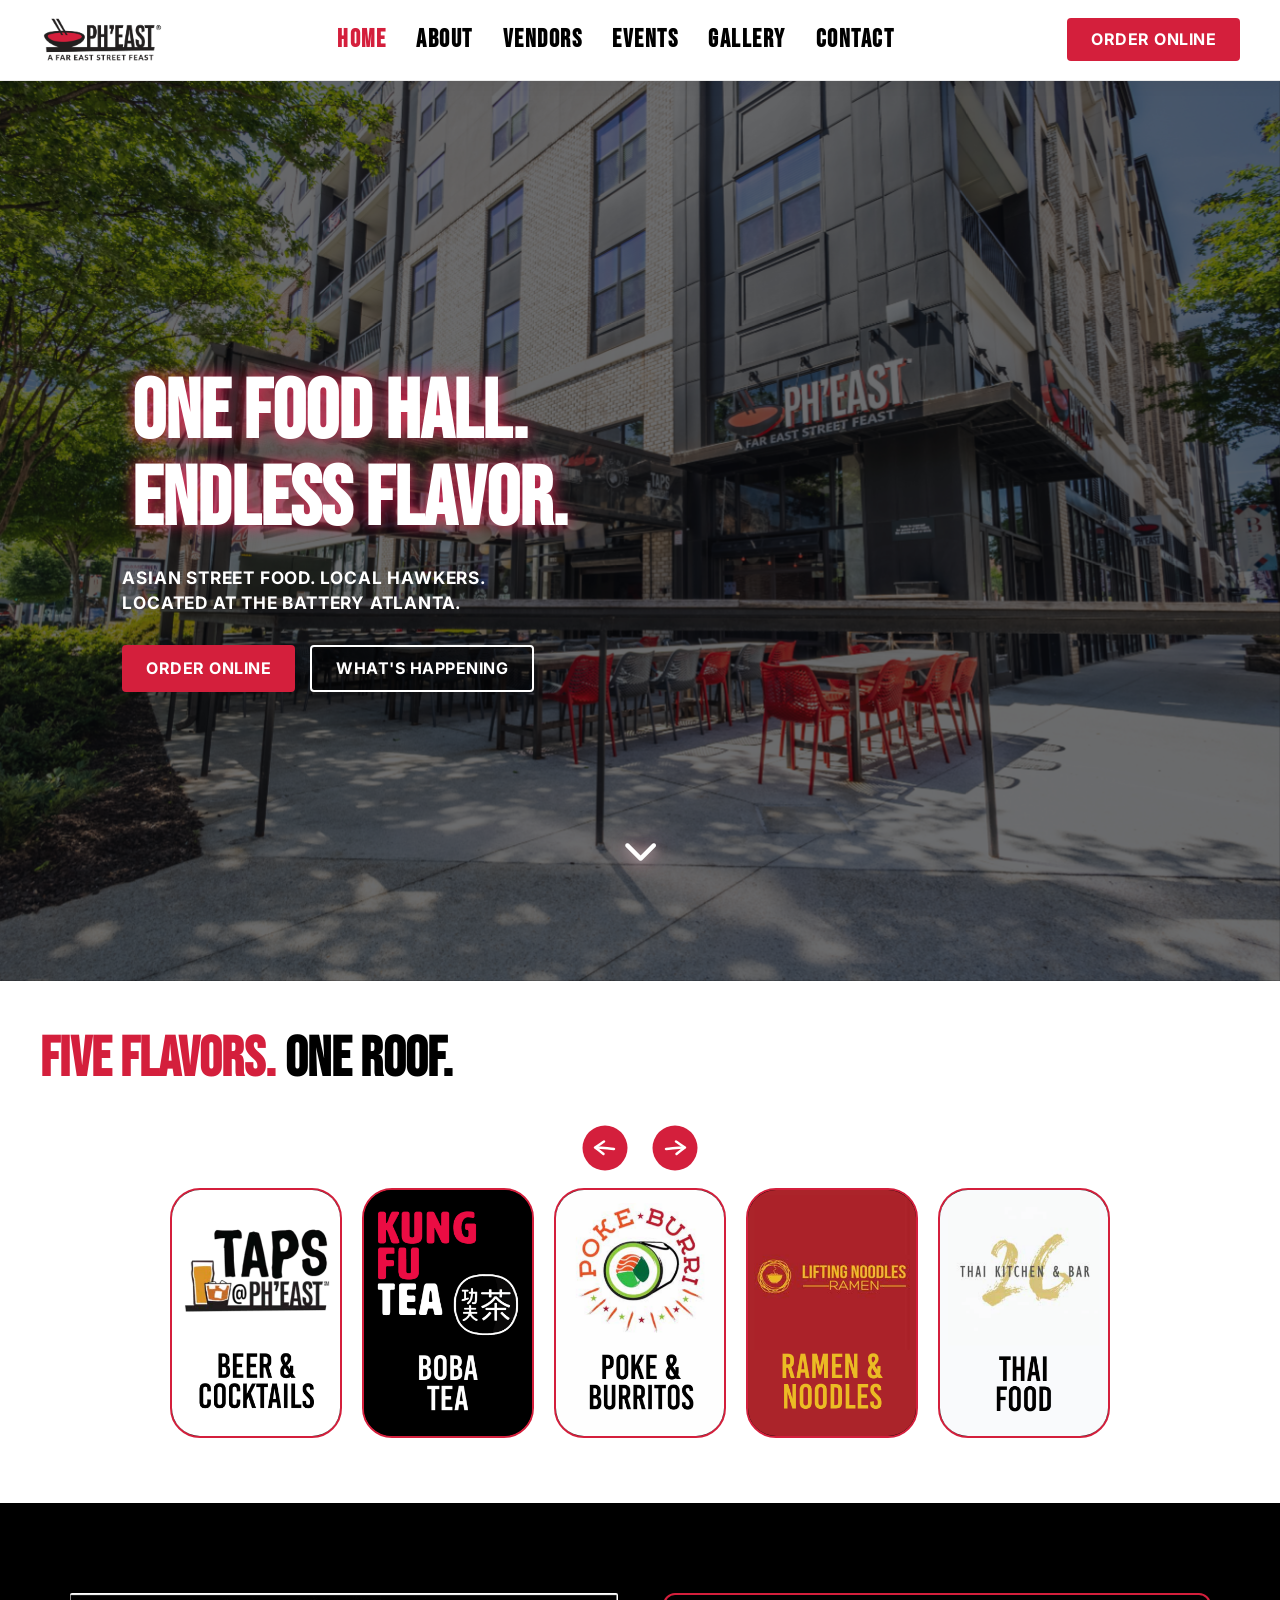
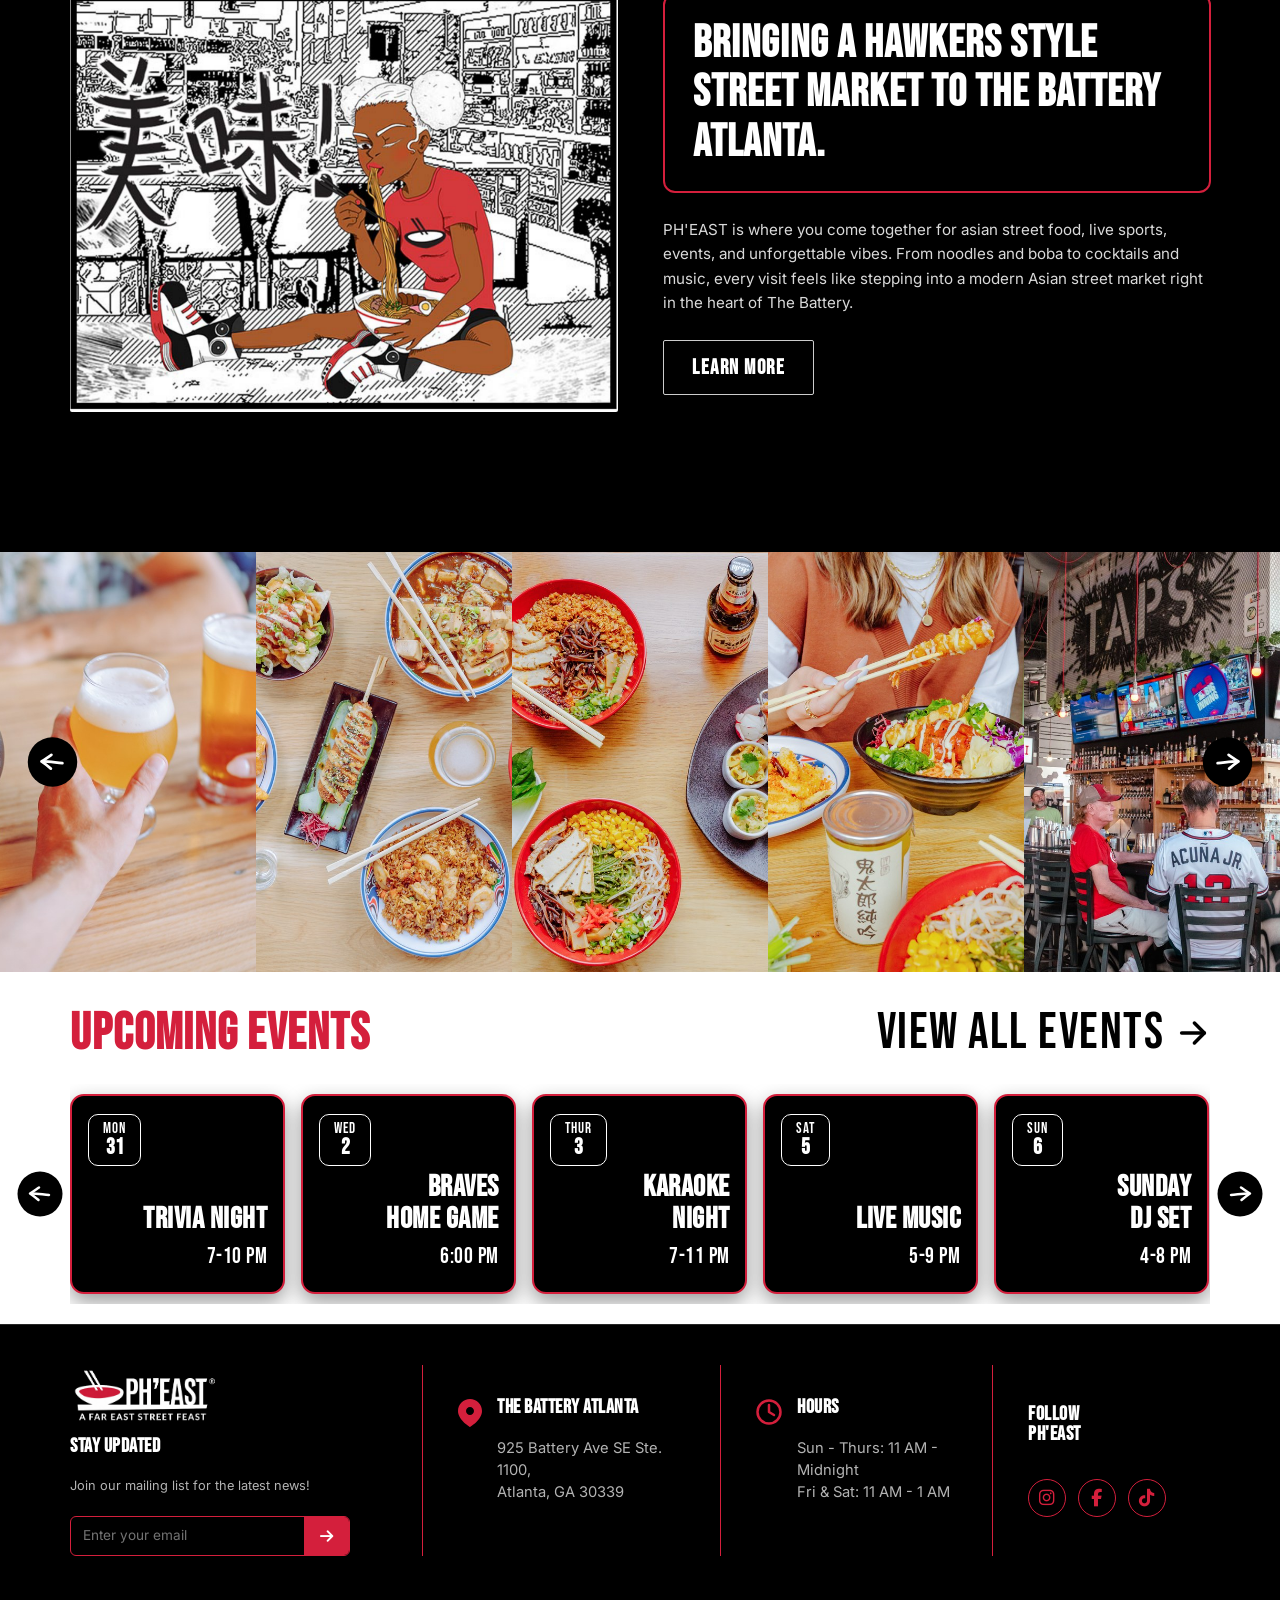
<file: index.html>
<!DOCTYPE html>
<html lang="en" data-theme="bold">
<head>
  <meta charset="UTF-8">
  <meta name="viewport" content="width=device-width, initial-scale=1.0">
  <title>PH'EAST | One Food Hall. Endless Flavor.</title>
  <meta name="description" content="Experience authentic Asian Street Food at The Battery Atlanta.">
  <link rel="stylesheet" href="https://cdnjs.cloudflare.com/ajax/libs/font-awesome/6.5.1/css/all.min.css">
  <link rel="stylesheet" href="styles.css">
</head>
<body>
  <!-- THEME SWITCHER -->

  <!-- NAVIGATION -->
  <header class="main-header">
    <div class="container header-inner">
      <a href="index.html" class="brand-logo">
        <img src="assets/PHEAST-logo-transparent.png" alt="PH'EAST Food Hall" style="height: 52px; width: auto; object-fit: contain;" class="logo-main">
      </a>
      <nav class="nav-menu">
        <button class="mobile-menu-close" onclick="toggleMobileMenu()" aria-label="Close Menu">&times;</button>
        <div class="mobile-menu-top-btn-wrap">
          <button class="btn btn-primary mobile-menu-top-btn" onclick="openOrderModal(); toggleMobileMenu();">ORDER ONLINE</button>
        </div>
        <div class="mobile-menu-links">
          <a href="index.html" class="nav-link active">Home</a>
          <a href="about.html" class="nav-link">About</a>
          <a href="vendor.html" class="nav-link">Vendors</a>
          <a href="events.html" class="nav-link">Events</a>
          <a href="gallery.html" class="nav-link">Gallery</a>
          <a href="contact.html" class="nav-link">Contact</a>
        </div>
        <div class="mobile-menu-footer">
          <div class="mobile-menu-card">
            <span class="mobile-menu-card-label">CONTACT INFO</span>
            <p class="mobile-menu-card-address">The Battery Atlanta — 925 Battery Ave SE<br>Suite 1100, Atlanta, GA 30339</p>
            <a href="tel:4043430409" class="mobile-menu-card-phone">+1 (404) 343-0409</a>
            <div class="mobile-menu-socials">
              <a href="https://www.instagram.com/pheastfoodhall/" target="_blank" class="mobile-social-link" aria-label="Instagram"><i class="fa-brands fa-instagram"></i></a>
              <a href="https://www.facebook.com/pheastfoodhall/" target="_blank" class="mobile-social-link" aria-label="Facebook"><i class="fa-brands fa-facebook"></i></a>
              <a href="https://www.yelp.com/biz/pheast-food-hall-atlanta" target="_blank" class="mobile-social-link" aria-label="Yelp"><i class="fa-brands fa-yelp"></i></a>
            </div>
            <button class="btn btn-primary mobile-menu-card-btn" onclick="openOrderModal(); toggleMobileMenu();">ORDER ONLINE</button>
          </div>
        </div>
      </nav>
      <div style="display: flex; gap: 15px; align-items: center;">
        <button class="btn btn-primary" onclick="openOrderModal()">Order Online</button>
        <button class="mobile-nav-toggle" onclick="toggleMobileMenu()" aria-label="Toggle Navigation"><i class="fa-solid fa-bars"></i></button>
      </div>
    </div>
  </header>


  <!-- HERO -->
  <section class="hero-section hero-left">
    <div class="hero-backdrop">
      <img src="assets/_71A5775-HDR.jpg" alt="PH'EAST Exterior">
      <div class="overlay"></div>
    </div>
    <div class="hero-content">
      <h1 class="hero-title" style="font-size: 5.2rem; text-transform: uppercase; font-family: 'Balboa Bold', 'Balboa', 'Bebas Kai', 'Bebas Kai Regular', 'Bebas Neue', sans-serif; font-weight: 700; line-height: 1.05;">ONE FOOD HALL.<br>ENDLESS FLAVOR.</h1>
      <p class="hero-subtitle" style="font-size: 1.08rem; font-weight: 700; text-transform: uppercase; letter-spacing: 0.8px; line-height: 1.45; max-width: 680px; margin: 0 auto 30px auto; color: #ffffff;">
        <span style="display: block;">Asian street food. Local hawkers.</span>
        <span style="display: block;">Located at The Battery Atlanta.</span>
      </p>
      <div class="hero-buttons">
        <button class="btn btn-primary" onclick="openOrderModal()">Order Online</button>
        <a href="events.html" class="btn btn-outline" style="border-color: #ffffff; color: #ffffff; background: rgba(0, 0, 0, 0.4);">What's Happening</a>
      </div>
    </div>
    <a href="#next-section" class="hero-scroll-indicator" onclick="scrollToNextSection(event)" aria-label="Scroll to next section">
      <i class="fa-solid fa-chevron-down"></i>
    </a>
  </section>

  <!-- VENDORS -->
  <section class="section bg-secondary-section" style="background-color: #ffffff; color: #000000; padding: 45px 0 50px 0;">
    <div class="container" style="position: relative;">
      <div class="section-header" style="margin-bottom: 20px; text-align: left;">
        <h2 class="section-title" style="text-align: left;"><span style="color: #D41F3C;">FIVE FLAVORS.</span> <span style="color: #000000;">ONE ROOF.</span></h2>
      </div>
      <div class="carousel-track-container">
        <!-- Carousel controls -->
        <div class="carousel-controls">
          <button class="carousel-btn prev" onclick="slideCarousel(-1)" aria-label="Previous Slide">
            <svg viewBox="0 0 100 100" fill="none" xmlns="http://www.w3.org/2000/svg">
              <circle cx="50" cy="50" r="45" fill="var(--accent-primary)"/>
              <path d="M68 52 C55 51 45 49 32 49" stroke="white" stroke-width="5" stroke-linecap="round"/>
              <path d="M48 37 C42 41 37 45 30 49 C36 53 41 57 47 62" stroke="white" stroke-width="5" stroke-linecap="round" stroke-linejoin="round"/>
            </svg>
          </button>
          <button class="carousel-btn next" onclick="slideCarousel(1)" aria-label="Next Slide">
            <svg viewBox="0 0 100 100" fill="none" xmlns="http://www.w3.org/2000/svg">
              <circle cx="50" cy="50" r="45" fill="var(--accent-primary)"/>
              <path d="M32 52 C45 51 55 49 68 49" stroke="white" stroke-width="5" stroke-linecap="round"/>
              <path d="M52 37 C58 41 63 45 70 49 C64 53 59 57 53 62" stroke="white" stroke-width="5" stroke-linecap="round" stroke-linejoin="round"/>
            </svg>
          </button>
        </div>

        <div class="vendors-grid carousel-track">
          <div class="vendor-card">
            <img src="assets/logo_taps.png?v=6" alt="TAPs @ PH'EAST" style="width: 100%; height: auto; display: block;">
          </div>
          <div class="vendor-card">
            <a href="kungfutea.html" style="display: block; text-decoration: none; cursor: pointer;">
              <img src="assets/logo_kungfutea.png?v=6" alt="Kung Fu Tea" style="width: 100%; height: auto; display: block;">
            </a>
          </div>
          <div class="vendor-card">
            <img src="assets/logo_pokeburri.png?v=6" alt="Poke Burri" style="width: 100%; height: auto; display: block;">
          </div>
          <div class="vendor-card">
            <img src="assets/logo_liftingnoodles.png?v=6" alt="Lifting Noodles Ramen" style="width: 100%; height: auto; display: block;">
          </div>
          <div class="vendor-card">
            <img src="assets/logo_26thai.png?v=6" alt="26 Thai Kitchen & Bar" style="width: 100%; height: auto; display: block;">
          </div>
          <div class="vendor-card">
            <img src="assets/logo_fantasia.png?v=6" alt="Fan T'Asia" style="width: 100%; height: auto; display: block;">
          </div>
        </div>
      </div>
    </div>
  </section>

  <!-- ABOUT CONCEPT SECTION -->
  <section class="section bg-dark-concept" style="padding: 90px 0; background: #000000;">
    <div class="container" style="max-width: 1180px;">
      <div class="hawker-concept-grid">
        <!-- Left: Manga Illustration -->
        <div class="hawker-image-col">
          <img src="assets/manga_illustration.png?v=2" alt="PH'EAST Hawkers Style Street Market Illustration" class="manga-frame-img">
        </div>
        
        <!-- Right: Text & Banner Box -->
        <div class="hawker-text-col">
          <div class="hawker-red-banner">
            <h2>BRINGING A HAWKERS STYLE STREET MARKET TO THE BATTERY ATLANTA.</h2>
          </div>
          <p class="hawker-description">
            PH'EAST is where you come together for asian street food, live sports, events, and unforgettable vibes. From noodles and boba to cocktails and music, every visit feels like stepping into a modern Asian street market right in the heart of The Battery.
          </p>
          <a href="about.html" class="hawker-learn-btn">LEARN MORE</a>
        </div>
      </div>
    </div>
  </section>

  <!-- GALLERY PHOTO CAROUSEL SECTION -->
  <section class="section gallery-carousel-section" style="padding: 0; background: #000; overflow: hidden; position: relative;">
    <div class="gallery-carousel-wrapper">
      <!-- Controls -->
      <div class="gallery-controls">
        <button class="gallery-btn prev" onclick="slideGalleryCarousel(-1)" aria-label="Previous Photo">
          <svg viewBox="0 0 100 100" fill="none" xmlns="http://www.w3.org/2000/svg">
            <circle cx="50" cy="50" r="45" fill="#000000"/>
            <path d="M68 52 C55 51 45 49 32 49" stroke="#ffffff" stroke-width="5" stroke-linecap="round"/>
            <path d="M48 37 C42 41 37 45 30 49 C36 53 41 57 47 62" stroke="#ffffff" stroke-width="5" stroke-linecap="round" stroke-linejoin="round"/>
          </svg>
        </button>
        <button class="gallery-btn next" onclick="slideGalleryCarousel(1)" aria-label="Next Photo">
          <svg viewBox="0 0 100 100" fill="none" xmlns="http://www.w3.org/2000/svg">
            <circle cx="50" cy="50" r="45" fill="#000000"/>
            <path d="M32 52 C45 51 55 49 68 49" stroke="#ffffff" stroke-width="5" stroke-linecap="round"/>
            <path d="M52 37 C58 41 63 45 70 49 C64 53 59 57 53 62" stroke="#ffffff" stroke-width="5" stroke-linecap="round" stroke-linejoin="round"/>
          </svg>
        </button>
      </div>

      <!-- Track -->
      <div class="gallery-track">
        <div class="gallery-photo-item">
          <img src="assets/real_gallery_1.jpg" alt="PH'EAST Food & Drinks 1" class="gallery-img">
        </div>
        <div class="gallery-photo-item">
          <img src="assets/real_gallery_2.jpg" alt="PH'EAST Food & Drinks 2" class="gallery-img">
        </div>
        <div class="gallery-photo-item">
          <img src="assets/real_gallery_3.jpg" alt="PH'EAST Food & Drinks 3" class="gallery-img">
        </div>
        <div class="gallery-photo-item">
          <img src="assets/real_gallery_4.jpg" alt="PH'EAST Food & Drinks 4" class="gallery-img">
        </div>
        <div class="gallery-photo-item">
          <img src="assets/real_gallery_5.jpg" alt="PH'EAST Crowd Atmosphere 1" class="gallery-img">
        </div>
        <div class="gallery-photo-item">
          <img src="assets/real_gallery_6.jpg" alt="PH'EAST Crowd Atmosphere 2" class="gallery-img">
        </div>
        <div class="gallery-photo-item">
          <img src="assets/real_gallery_7.jpg" alt="PH'EAST Crowd Atmosphere 3" class="gallery-img">
        </div>
        <div class="gallery-photo-item">
          <img src="assets/real_gallery_8.jpg" alt="PH'EAST Crowd Atmosphere 4" class="gallery-img">
        </div>
      </div>
    </div>
  </section>

  <!-- EVENTS SECTION -->
  <section class="section bg-light-events" style="padding: 20px 0; background: #ffffff; color: #000000;">
    <div class="container" style="max-width: 1180px;">
      <div style="display: flex; justify-content: space-between; align-items: center; margin-bottom: 10px; flex-wrap: wrap; gap: 15px;">
        <h2 style="margin: 0; font-size: 3.2rem; color: #D41F3C; font-family: 'Bebas Kai', 'Bebas Kai Regular', 'Bebas Neue', sans-serif; text-transform: uppercase; letter-spacing: 1px;">UPCOMING EVENTS</h2>
        <a href="events.html" style="color: #000000; font-family: 'Bebas Kai', 'Bebas Kai Regular', 'Bebas Neue', sans-serif; font-size: 3.2rem; text-decoration: none; display: inline-flex; align-items: center; gap: 12px; text-transform: uppercase; letter-spacing: 1.5px;">
          VIEW ALL EVENTS
          <svg width="34" height="34" viewBox="0 0 24 24" fill="none" stroke="#000000" stroke-width="2.5" stroke-linecap="round" stroke-linejoin="round" style="vertical-align: middle;">
            <line x1="4" y1="12" x2="20" y2="12"></line>
            <polyline points="13 5 20 12 13 19"></polyline>
          </svg>
        </a>
      </div>

      <div class="events-carousel-container">
        <!-- Controls -->
        <div class="events-controls">
          <button class="events-btn prev" onclick="slideEventsCarousel(-1)" aria-label="Previous Event">
            <svg viewBox="0 0 100 100" fill="none" xmlns="http://www.w3.org/2000/svg">
              <circle cx="50" cy="50" r="45" fill="#000000"/>
              <path d="M68 52 C55 51 45 49 32 49" stroke="white" stroke-width="5" stroke-linecap="round"/>
              <path d="M48 37 C42 41 37 45 30 49 C36 53 41 57 47 62" stroke="white" stroke-width="5" stroke-linecap="round" stroke-linejoin="round"/>
            </svg>
          </button>
          <button class="events-btn next" onclick="slideEventsCarousel(1)" aria-label="Next Event">
            <svg viewBox="0 0 100 100" fill="none" xmlns="http://www.w3.org/2000/svg">
              <circle cx="50" cy="50" r="45" fill="#000000"/>
              <path d="M32 52 C45 51 55 49 68 49" stroke="white" stroke-width="5" stroke-linecap="round"/>
              <path d="M52 37 C58 41 63 45 70 49 C64 53 59 57 53 62" stroke="white" stroke-width="5" stroke-linecap="round" stroke-linejoin="round"/>
            </svg>
          </button>
        </div>

        <!-- Track -->
        <div class="events-track">
          <!-- Card 1 -->
          <div class="event-mock-card">
            <div class="event-date-box">
              <span class="day">MON</span>
              <span class="date">31</span>
            </div>
            <div class="event-info-box">
              <h3 class="event-name">TRIVIA NIGHT</h3>
              <p class="event-time">7-10 PM</p>
            </div>
          </div>

          <!-- Card 2 -->
          <div class="event-mock-card">
            <div class="event-date-box">
              <span class="day">WED</span>
              <span class="date">2</span>
            </div>
            <div class="event-info-box">
              <h3 class="event-name">BRAVES<br>HOME GAME</h3>
              <p class="event-time">6:00 PM</p>
            </div>
          </div>

          <!-- Card 3 -->
          <div class="event-mock-card">
            <div class="event-date-box">
              <span class="day">THUR</span>
              <span class="date">3</span>
            </div>
            <div class="event-info-box">
              <h3 class="event-name">KARAOKE<br>NIGHT</h3>
              <p class="event-time">7-11 PM</p>
            </div>
          </div>

          <!-- Card 4 -->
          <div class="event-mock-card">
            <div class="event-date-box">
              <span class="day">SAT</span>
              <span class="date">5</span>
            </div>
            <div class="event-info-box">
              <h3 class="event-name">LIVE MUSIC</h3>
              <p class="event-time">5-9 PM</p>
            </div>
          </div>

          <!-- Card 5 -->
          <div class="event-mock-card">
            <div class="event-date-box">
              <span class="day">SUN</span>
              <span class="date">6</span>
            </div>
            <div class="event-info-box">
              <h3 class="event-name">SUNDAY<br>DJ SET</h3>
              <p class="event-time">4-8 PM</p>
            </div>
          </div>

          <!-- Card 6 -->
          <div class="event-mock-card">
            <div class="event-date-box">
              <span class="day">TUE</span>
              <span class="date">8</span>
            </div>
            <div class="event-info-box">
              <h3 class="event-name">TACO & SAKÉ<br>TUESDAY</h3>
              <p class="event-time">5-10 PM</p>
            </div>
          </div>

          <!-- Card 7 -->
          <div class="event-mock-card">
            <div class="event-date-box">
              <span class="day">FRI</span>
              <span class="date">11</span>
            </div>
            <div class="event-info-box">
              <h3 class="event-name">ASIAN STREET<br>FEAST</h3>
              <p class="event-time">6-11 PM</p>
            </div>
          </div>
        </div>
      </div>
    </div>
  </section>

  <!-- FOOTER -->
  <footer class="main-footer">
    <div class="container" style="max-width: 1180px;">
      <div class="footer-grid-layout">
        <!-- Col 1: Logo & Newsletter -->
        <div class="footer-col">
          <img src="assets/PHEAST-logo-white-removebg-preview.png" alt="PH'EAST - A Far East Street Feast" class="footer-brand-logo">
          <h4 class="footer-heading">STAY UPDATED</h4>
          <p class="footer-subtext">Join our mailing list for the latest news!</p>
          <form class="footer-form" onsubmit="handleNewsletterSubmit(event)">
            <div class="footer-input-group">
              <input type="email" id="newsletter-email" placeholder="Enter your email" class="footer-input-box" required>
              <button type="submit" class="footer-submit-btn" aria-label="Subscribe">
                <i class="fa-solid fa-arrow-right"></i>
              </button>
            </div>
          </form>
        </div>

        <!-- Col 2: The Battery Atlanta Address -->
        <div class="footer-col">
          <div class="footer-header-with-icon">
            <svg class="footer-red-icon" width="24" height="28" viewBox="0 0 24 28" fill="none" xmlns="http://www.w3.org/2000/svg">
              <path d="M12 0C5.37 0 0 5.37 0 12C0 21 12 28 12 28C12 28 24 21 24 12C24 5.37 18.63 0 12 0ZM12 16C9.79 16 8 14.21 8 12C8 9.79 9.79 8 12 8C14.21 8 16 9.79 16 12C16 14.21 14.21 16 12 16Z" fill="#D41F3C"/>
            </svg>
            <div>
              <h4 class="footer-heading">THE BATTERY ATLANTA</h4>
              <p class="footer-info-text">
                925 Battery Ave SE Ste. 1100,<br>
                Atlanta, GA 30339
              </p>
            </div>
          </div>
        </div>

        <!-- Col 3: Hours -->
        <div class="footer-col">
          <div class="footer-header-with-icon">
            <svg class="footer-red-icon" width="26" height="26" viewBox="0 0 26 26" fill="none" xmlns="http://www.w3.org/2000/svg">
              <circle cx="13" cy="13" r="11.5" stroke="#D41F3C" stroke-width="2.5"/>
              <path d="M13 6V13L18 16" stroke="#D41F3C" stroke-width="2.5" stroke-linecap="round" stroke-linejoin="round"/>
            </svg>
            <div>
              <h4 class="footer-heading">HOURS</h4>
              <p class="footer-info-text">
                Sun - Thurs: 11 AM - Midnight<br>
                Fri & Sat: 11 AM - 1 AM
              </p>
            </div>
          </div>
        </div>

        <!-- Col 4: Follow PH'EAST -->
        <div class="footer-col">
          <h4 class="footer-heading">FOLLOW <br class="footer-br">PH'EAST</h4>
          <div class="footer-social-row">
            <a href="#" class="social-circle-btn" aria-label="Instagram"><i class="fab fa-instagram"></i></a>
            <a href="#" class="social-circle-btn" aria-label="Facebook"><i class="fab fa-facebook-f"></i></a>
            <a href="#" class="social-circle-btn" aria-label="TikTok"><i class="fab fa-tiktok"></i></a>
          </div>
        </div>
      </div>
    </div>
  </footer>

  <!-- MODAL -->
  <div id="order-modal" class="modal-overlay">
    <div class="modal-card">
      <h2>Order Online</h2>
      <p style="margin-top: 10px;">Choose your vendor:</p>
      <div style="display: flex; flex-direction: column; gap: 10px; margin-top: 20px;">
        <button class="btn btn-outline" onclick="selectOrderVendor('Kung Fu Tea')">🧋 Kung Fu Tea</button>
        <button class="btn btn-outline" onclick="selectOrderVendor('Lifting Noodles')">🍜 Lifting Noodles</button>
        <button class="btn btn-outline" onclick="selectOrderVendor('Poke Burri')">🍣 Poke Burri</button>
        <button class="btn btn-outline" onclick="selectOrderVendor('26 Thai')">🍲 26 Thai Kitchen</button>
        <button class="btn btn-outline" onclick="selectOrderVendor('Fan T Asia')">🥟 Fan T'Asia</button>
        <button class="btn btn-ghost" onclick="closeOrderModal()" style="margin-top: 10px;">Cancel</button>
      </div>
    </div>
  </div>

  <div id="toast-notification" class="toast hidden">
    <span id="toast-text"></span>
  </div>

  <script src="app.js"></script>
</body>
</html>
</file>
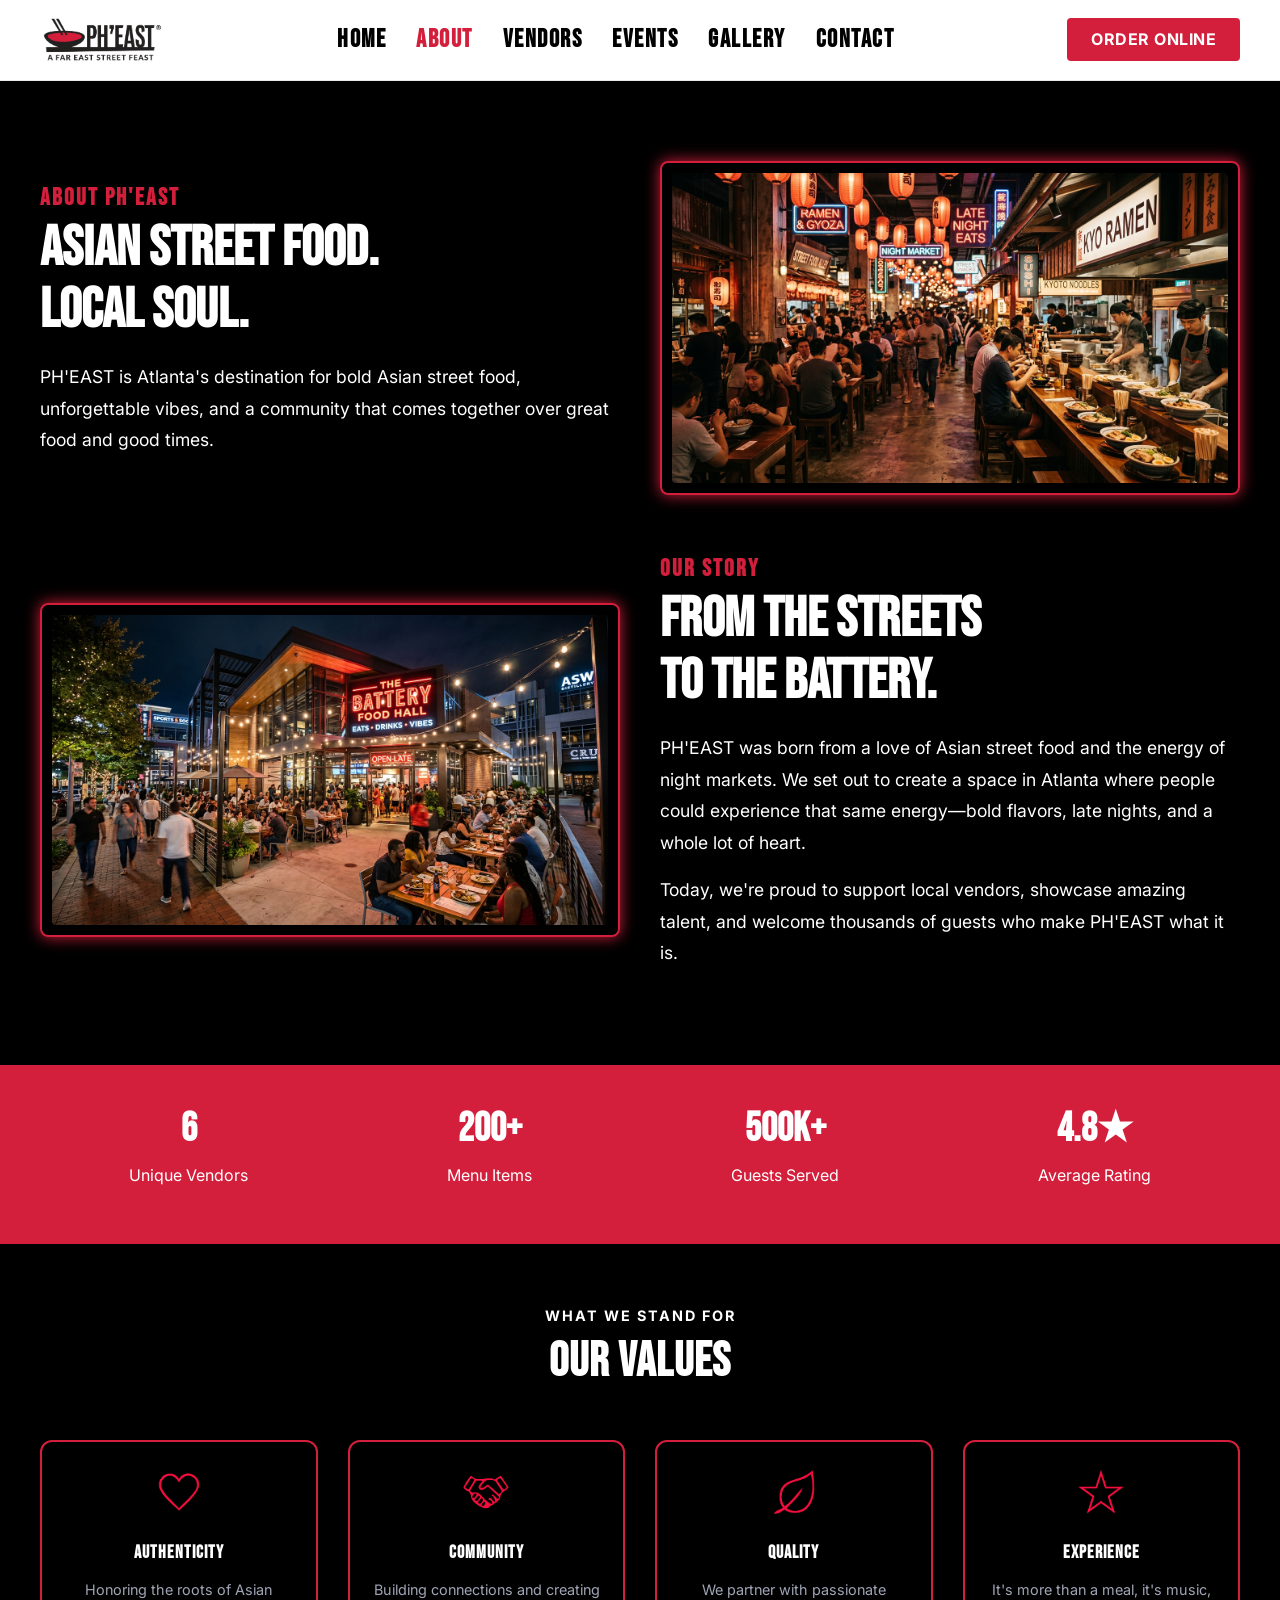
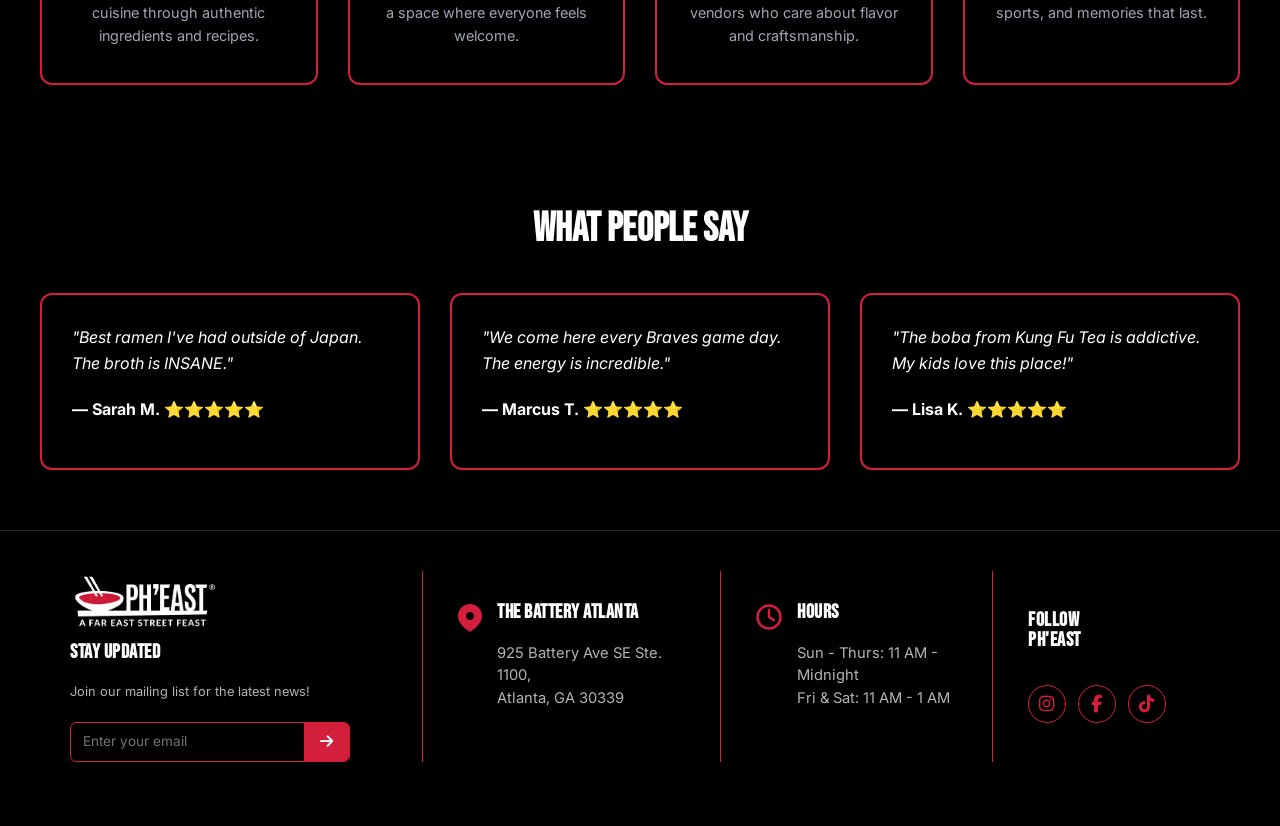
<file: about.html>
<!DOCTYPE html>
<html lang="en">
<head>
  <meta charset="UTF-8">
  <meta name="viewport" content="width=device-width, initial-scale=1.0">
  <title>PH'EAST | About Us - A Far East Street Feast</title>
  <meta name="description" content="PH'EAST was born from a love of the hawker centers and night markets that line the streets of Singapore, Taipei, Bangkok, and Hong Kong.">
  <link rel="stylesheet" href="https://cdnjs.cloudflare.com/ajax/libs/font-awesome/6.5.1/css/all.min.css">
  <link rel="stylesheet" href="styles.css">
</head>
<body>

  <header class="main-header">
    <div class="container header-inner">
      <a href="index.html" class="brand-logo">
        <img src="assets/PHEAST-logo-transparent.png" alt="PH'EAST Food Hall" style="height: 52px; width: auto; object-fit: contain;" class="logo-main">
      </a>
      <nav class="nav-menu">
        <button class="mobile-menu-close" onclick="toggleMobileMenu()" aria-label="Close Menu">&times;</button>
        <div class="mobile-menu-top-btn-wrap">
          <button class="btn btn-primary mobile-menu-top-btn" onclick="openOrderModal(); toggleMobileMenu();">ORDER ONLINE</button>
        </div>
        <div class="mobile-menu-links">
          <a href="index.html" class="nav-link">Home</a>
          <a href="about.html" class="nav-link active">About</a>
          <a href="vendor.html" class="nav-link">Vendors</a>
          <a href="events.html" class="nav-link">Events</a>
          <a href="gallery.html" class="nav-link">Gallery</a>
          <a href="contact.html" class="nav-link">Contact</a>
        </div>
        <div class="mobile-menu-footer">
          <div class="mobile-menu-card">
            <span class="mobile-menu-card-label">CONTACT INFO</span>
            <p class="mobile-menu-card-address">The Battery Atlanta — 925 Battery Ave SE<br>Suite 1100, Atlanta, GA 30339</p>
            <a href="tel:4043430409" class="mobile-menu-card-phone">+1 (404) 343-0409</a>
            <div class="mobile-menu-socials">
              <a href="https://www.instagram.com/pheastfoodhall/" target="_blank" class="mobile-social-link" aria-label="Instagram"><i class="fa-brands fa-instagram"></i></a>
              <a href="https://www.facebook.com/pheastfoodhall/" target="_blank" class="mobile-social-link" aria-label="Facebook"><i class="fa-brands fa-facebook"></i></a>
              <a href="https://www.yelp.com/biz/pheast-food-hall-atlanta" target="_blank" class="mobile-social-link" aria-label="Yelp"><i class="fa-brands fa-yelp"></i></a>
            </div>
            <button class="btn btn-primary mobile-menu-card-btn" onclick="openOrderModal(); toggleMobileMenu();">ORDER ONLINE</button>
          </div>
        </div>
      </nav>
      <div style="display: flex; gap: 15px; align-items: center;">
        <button class="btn btn-primary" onclick="openOrderModal()">Order Online</button>
        <button class="mobile-nav-toggle" onclick="toggleMobileMenu()" aria-label="Toggle Navigation"><i class="fa-solid fa-bars"></i></button>
      </div>
    </div>
  </header>

  <main>
    <section class="about-grid-section container" style="padding: 80px 20px; display: flex; flex-direction: column; gap: 60px;">
      
      <!-- Row 1 -->
      <div style="display: flex; gap: 40px; align-items: center; flex-wrap: wrap;">
        <!-- Left: Text -->
        <div style="flex: 1; min-width: 300px;">
          <h3 class="reveal-element reveal-right" style="color: var(--accent-primary); font-family: 'Bebas Kai', 'Bebas Kai Regular', 'Bebas Neue', sans-serif; font-size: 1.5rem; letter-spacing: 2px; margin-bottom: 5px; transition-delay: 0.1s;">ABOUT PH'EAST</h3>
          <h2 class="reveal-element reveal-left" style="font-family: 'Bebas Kai', 'Bebas Kai Regular', 'Bebas Neue', sans-serif; font-size: 3.5rem; line-height: 1.1; margin-bottom: 20px; text-transform: uppercase; transition-delay: 0.3s;">ASIAN STREET FOOD.<br>LOCAL SOUL.</h2>
          <p class="reveal-element reveal-right" style="font-size: 1.1rem; line-height: 1.8; color: var(--text-primary); transition-delay: 0.5s;">
            PH'EAST is Atlanta's destination for bold Asian street food, unforgettable vibes, and a community that comes together over great food and good times.
          </p>
        </div>
        <!-- Right: Image -->
        <div style="flex: 1; min-width: 300px;">
          <div class="reveal-element" style="border: 2px solid var(--accent-primary); padding: 10px; border-radius: 8px; box-shadow: 0 0 15px var(--accent-primary); transition-delay: 0.7s;">
            <img src="assets/foodhall-interior.jpg" alt="PH'EAST Interior" style="width: 100%; border-radius: 4px; display: block;">
          </div>
        </div>
      </div>

      <!-- Row 2 -->
      <div style="display: flex; gap: 40px; align-items: center; flex-wrap: wrap-reverse;">
        <!-- Left: Image -->
        <div style="flex: 1; min-width: 300px;">
          <div class="reveal-element" style="border: 2px solid var(--accent-primary); padding: 10px; border-radius: 8px; box-shadow: 0 0 15px var(--accent-primary);">
            <img src="assets/venue-exterior.jpg" alt="PH'EAST Exterior" style="width: 100%; border-radius: 4px; display: block;">
          </div>
        </div>
        <!-- Right: Text -->
        <div style="flex: 1; min-width: 300px;">
          <h3 class="reveal-element reveal-right" style="color: var(--accent-primary); font-family: 'Bebas Kai', 'Bebas Kai Regular', 'Bebas Neue', sans-serif; font-size: 1.5rem; letter-spacing: 2px; margin-bottom: 5px;">OUR STORY</h3>
          <h2 class="reveal-element reveal-left" style="font-family: 'Bebas Kai', 'Bebas Kai Regular', 'Bebas Neue', sans-serif; font-size: 3.5rem; line-height: 1.1; margin-bottom: 20px; text-transform: uppercase;">FROM THE STREETS<br>TO THE BATTERY.</h2>
          <p class="reveal-element reveal-right" style="font-size: 1.1rem; line-height: 1.8; margin-bottom: 15px; color: var(--text-primary);">
            PH'EAST was born from a love of Asian street food and the energy of night markets. We set out to create a space in Atlanta where people could experience that same energy—bold flavors, late nights, and a whole lot of heart.
          </p>
          <p class="reveal-element reveal-right" style="font-size: 1.1rem; line-height: 1.8; color: var(--text-primary);">
            Today, we're proud to support local vendors, showcase amazing talent, and welcome thousands of guests who make PH'EAST what it is.
          </p>
        </div>
      </div>

    </section>

    <section class="stats-row" style="background: var(--accent-primary); color: white; padding: 40px 20px;">
      <div class="container" style="display: flex; justify-content: space-around; flex-wrap: wrap; text-align: center; gap: 20px;">
        <div>
          <h3 style="font-size: 2.5rem; margin-bottom: 10px;">6</h3>
          <p>Unique Vendors</p>
        </div>
        <div>
          <h3 style="font-size: 2.5rem; margin-bottom: 10px;">200+</h3>
          <p>Menu Items</p>
        </div>
        <div>
          <h3 style="font-size: 2.5rem; margin-bottom: 10px;">500K+</h3>
          <p>Guests Served</p>
        </div>
        <div>
          <h3 style="font-size: 2.5rem; margin-bottom: 10px;">4.8★</h3>
          <p>Average Rating</p>
        </div>
      </div>
    </section>

    <section class="our-values container" style="padding: 60px 20px; text-align: center; background-color: #000000;">
      <p style="color: var(--primary-color); text-transform: uppercase; letter-spacing: 2px; font-weight: bold; font-size: 0.9rem; margin-bottom: 5px;">What We Stand For</p>
      <h2 style="font-size: 3rem; margin-bottom: 50px; font-family: var(--font-display); letter-spacing: 1px;" class="reveal-element reveal-left reveal-active">Our Values</h2>
      <div style="display: grid; grid-template-columns: repeat(auto-fit, minmax(220px, 1fr)); gap: 30px;">
        <div class="value-card" style="padding: 20px; border: 2.5px solid #D41F3C; border-radius: 12px;">
          <div style="margin-bottom: 20px; height: 60px; display: flex; align-items: center; justify-content: center;">
            <img src="assets/Ph_east Website Icons-02.png" alt="Authenticity" style="height: 50px; width: auto;" />
          </div>
          <h3 style="margin-bottom: 15px; font-size: 1.1rem; text-transform: uppercase; letter-spacing: 1px;" class="reveal-element reveal-right reveal-active">Authenticity</h3>
          <p class="reveal-element reveal-right reveal-active" style="font-size: 0.9rem; color: var(--text-muted); line-height: 1.6;">Honoring the roots of Asian cuisine through authentic ingredients and recipes.</p>
        </div>
        <div class="value-card" style="padding: 20px; border: 2.5px solid #D41F3C; border-radius: 12px;">
          <div style="margin-bottom: 20px; height: 60px; display: flex; align-items: center; justify-content: center;">
            <img src="assets/Ph_east Website Icons-03.png" alt="Community" style="height: 50px; width: auto;" />
          </div>
          <h3 style="margin-bottom: 15px; font-size: 1.1rem; text-transform: uppercase; letter-spacing: 1px;" class="reveal-element reveal-right reveal-active">Community</h3>
          <p class="reveal-element reveal-right reveal-active" style="font-size: 0.9rem; color: var(--text-muted); line-height: 1.6;">Building connections and creating a space where everyone feels welcome.</p>
        </div>
        <div class="value-card" style="padding: 20px; border: 2.5px solid #D41F3C; border-radius: 12px;">
          <div style="margin-bottom: 20px; height: 60px; display: flex; align-items: center; justify-content: center;">
            <img src="assets/Ph_east Website Icons-04.png" alt="Quality" style="height: 50px; width: auto;" />
          </div>
          <h3 style="margin-bottom: 15px; font-size: 1.1rem; text-transform: uppercase; letter-spacing: 1px;" class="reveal-element reveal-right reveal-active">Quality</h3>
          <p class="reveal-element reveal-right reveal-active" style="font-size: 0.9rem; color: var(--text-muted); line-height: 1.6;">We partner with passionate vendors who care about flavor and craftsmanship.</p>
        </div>
        <div class="value-card" style="padding: 20px; border: 2.5px solid #D41F3C; border-radius: 12px;">
          <div style="margin-bottom: 20px; height: 60px; display: flex; align-items: center; justify-content: center;">
            <img src="assets/Ph_east Website Icons-05.png" alt="Experience" style="height: 50px; width: auto;" />
          </div>
          <h3 style="margin-bottom: 15px; font-size: 1.1rem; text-transform: uppercase; letter-spacing: 1px;" class="reveal-element reveal-right reveal-active">Experience</h3>
          <p class="reveal-element reveal-right reveal-active" style="font-size: 0.9rem; color: var(--text-muted); line-height: 1.6;">It's more than a meal, it's music, sports, and memories that last.</p>
        </div>
      </div>
    </section>

    <section class="testimonials" style="background: #000000; padding: 60px 20px;">
      <div class="container">
        <h2 style="font-size: 2.5rem; text-align: center; margin-bottom: 40px; color: #ffffff;">What People Say</h2>
        <div style="display: grid; grid-template-columns: repeat(auto-fit, minmax(300px, 1fr)); gap: 30px;">
          <div class="testimonial-card" style="background: #000000; border: 2.5px solid #D41F3C; padding: 30px; border-radius: 12px; box-shadow: 0 8px 20px rgba(0,0,0,0.4);">
            <p style="font-style: italic; margin-bottom: 20px; color: #ffffff;">"Best ramen I've had outside of Japan. The broth is INSANE."</p>
            <p style="font-weight: bold; color: #ffffff;">— Sarah M. ⭐⭐⭐⭐⭐</p>
          </div>
          <div class="testimonial-card" style="background: #000000; border: 2.5px solid #D41F3C; padding: 30px; border-radius: 12px; box-shadow: 0 8px 20px rgba(0,0,0,0.4);">
            <p style="font-style: italic; margin-bottom: 20px; color: #ffffff;">"We come here every Braves game day. The energy is incredible."</p>
            <p style="font-weight: bold; color: #ffffff;">— Marcus T. ⭐⭐⭐⭐⭐</p>
          </div>
          <div class="testimonial-card" style="background: #000000; border: 2.5px solid #D41F3C; padding: 30px; border-radius: 12px; box-shadow: 0 8px 20px rgba(0,0,0,0.4);">
            <p style="font-style: italic; margin-bottom: 20px; color: #ffffff;">"The boba from Kung Fu Tea is addictive. My kids love this place!"</p>
            <p style="font-weight: bold; color: #ffffff;">— Lisa K. ⭐⭐⭐⭐⭐</p>
          </div>
        </div>
      </div>
    </section>
  </main>

  <footer class="main-footer">
    <div class="container" style="max-width: 1180px;">
      <div class="footer-grid-layout">
        <!-- Col 1: Logo & Newsletter -->
        <div class="footer-col">
          <img src="assets/PHEAST-logo-white-removebg-preview.png" alt="PH'EAST - A Far East Street Feast" class="footer-brand-logo">
          <h4 class="footer-heading">STAY UPDATED</h4>
          <p class="footer-subtext">Join our mailing list for the latest news!</p>
          <form class="footer-form" onsubmit="handleNewsletterSubmit(event)">
            <div class="footer-input-group">
              <input type="email" id="newsletter-email" placeholder="Enter your email" class="footer-input-box" required>
              <button type="submit" class="footer-submit-btn" aria-label="Subscribe">
                <i class="fa-solid fa-arrow-right"></i>
              </button>
            </div>
          </form>
        </div>

        <!-- Col 2: The Battery Atlanta Address -->
        <div class="footer-col">
          <div class="footer-header-with-icon">
            <svg class="footer-red-icon" width="24" height="28" viewBox="0 0 24 28" fill="none" xmlns="http://www.w3.org/2000/svg">
              <path d="M12 0C5.37 0 0 5.37 0 12C0 21 12 28 12 28C12 28 24 21 24 12C24 5.37 18.63 0 12 0ZM12 16C9.79 16 8 14.21 8 12C8 9.79 9.79 8 12 8C14.21 8 16 9.79 16 12C16 14.21 14.21 16 12 16Z" fill="#D41F3C"/>
            </svg>
            <div>
              <h4 class="footer-heading">THE BATTERY ATLANTA</h4>
              <p class="footer-info-text">
                925 Battery Ave SE Ste. 1100,<br>
                Atlanta, GA 30339
              </p>
            </div>
          </div>
        </div>

        <!-- Col 3: Hours -->
        <div class="footer-col">
          <div class="footer-header-with-icon">
            <svg class="footer-red-icon" width="26" height="26" viewBox="0 0 26 26" fill="none" xmlns="http://www.w3.org/2000/svg">
              <circle cx="13" cy="13" r="11.5" stroke="#D41F3C" stroke-width="2.5"/>
              <path d="M13 6V13L18 16" stroke="#D41F3C" stroke-width="2.5" stroke-linecap="round" stroke-linejoin="round"/>
            </svg>
            <div>
              <h4 class="footer-heading">HOURS</h4>
              <p class="footer-info-text">
                Sun - Thurs: 11 AM - Midnight<br>
                Fri & Sat: 11 AM - 1 AM
              </p>
            </div>
          </div>
        </div>

        <!-- Col 4: Follow PH'EAST -->
        <div class="footer-col">
          <h4 class="footer-heading">FOLLOW <br class="footer-br">PH'EAST</h4>
          <div class="footer-social-row">
            <a href="#" class="social-circle-btn" aria-label="Instagram"><i class="fab fa-instagram"></i></a>
            <a href="#" class="social-circle-btn" aria-label="Facebook"><i class="fab fa-facebook-f"></i></a>
            <a href="#" class="social-circle-btn" aria-label="TikTok"><i class="fab fa-tiktok"></i></a>
          </div>
        </div>
      </div>
    </div>
  </footer>

  <div id="order-modal" class="modal-overlay">
    <div class="modal-card">
      <h2>Order Online</h2>
      <p style="margin-top: 10px;">Choose your vendor:</p>
      <div style="display: flex; flex-direction: column; gap: 10px; margin-top: 20px;">
        <button class="btn btn-outline" onclick="selectOrderVendor('Kung Fu Tea')">🧋 Kung Fu Tea</button>
        <button class="btn btn-outline" onclick="selectOrderVendor('Lifting Noodles')">🍜 Lifting Noodles</button>
        <button class="btn btn-outline" onclick="selectOrderVendor('Poke Burri')">🍣 Poke Burri</button>
        <button class="btn btn-outline" onclick="selectOrderVendor('26 Thai')">🍲 26 Thai Kitchen</button>
        <button class="btn btn-outline" onclick="selectOrderVendor('Fan T Asia')">🥟 Fan T'Asia</button>
        <button class="btn btn-ghost" onclick="closeOrderModal()" style="margin-top: 10px;">Cancel</button>
      </div>
    </div>
  </div>
  <div id="toast-notification" class="toast hidden"><span id="toast-text"></span></div>
  <script src="app.js"></script>
</body>
</html>
</file>
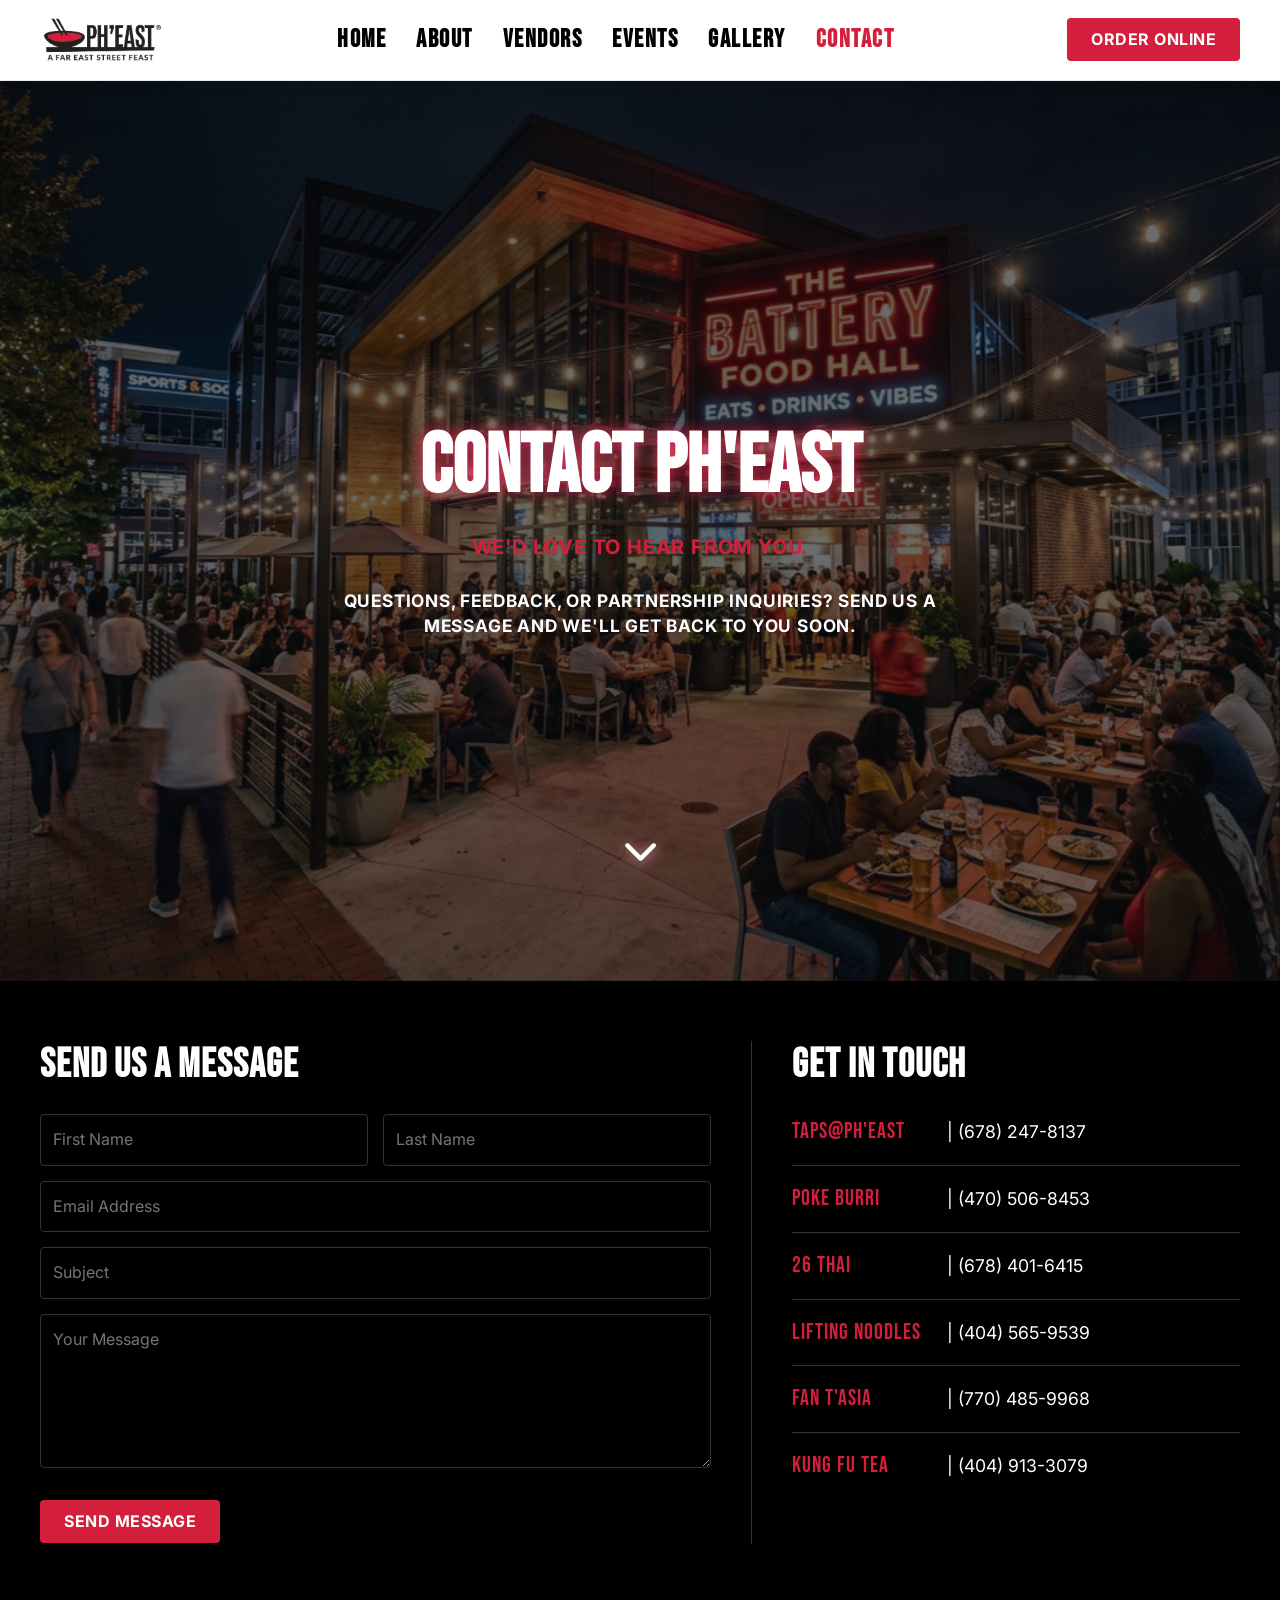
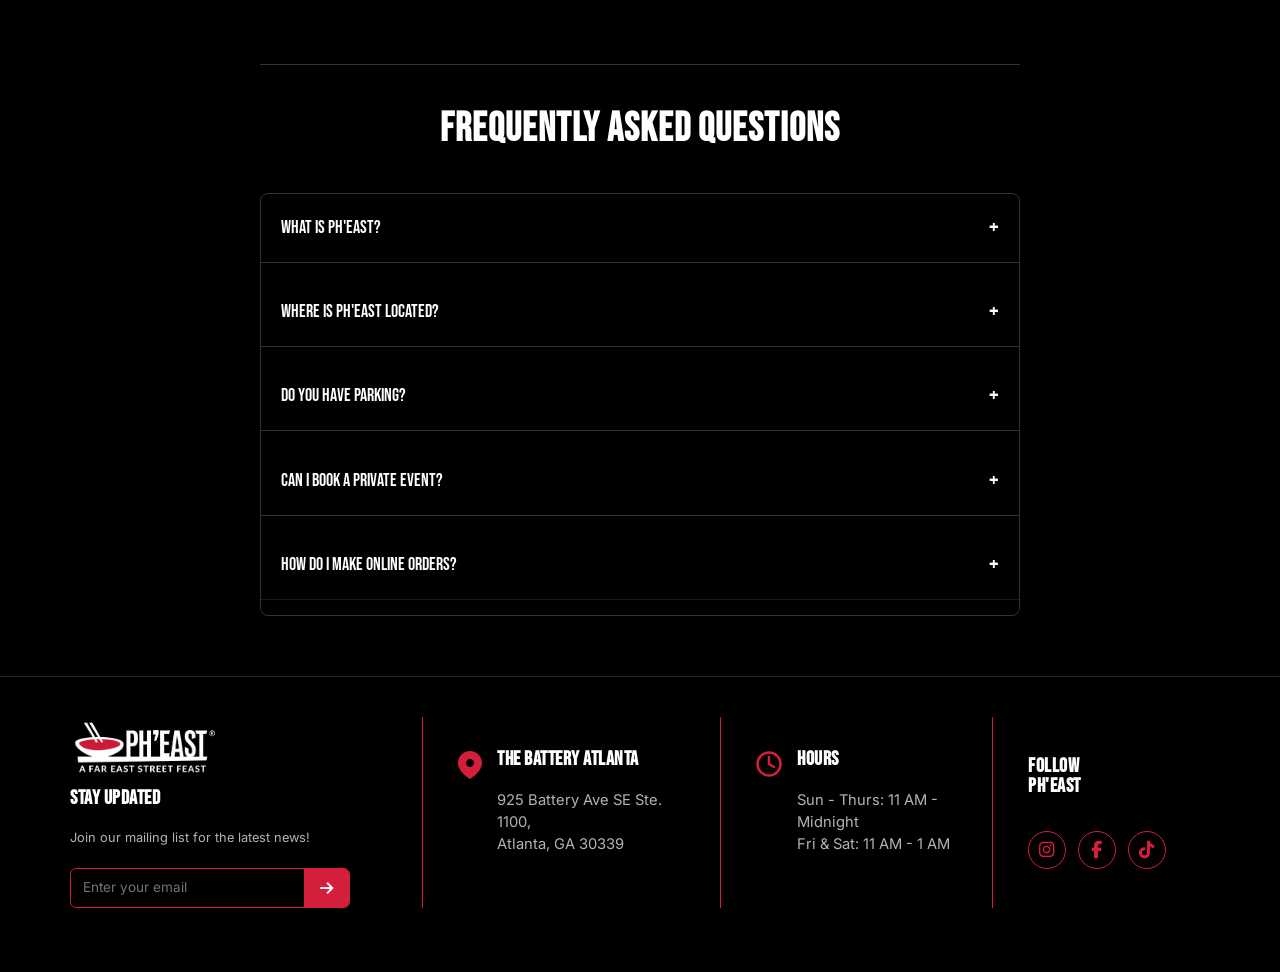
<file: contact.html>
<!DOCTYPE html>
<html lang="en">
<head>
  <meta charset="UTF-8">
  <meta name="viewport" content="width=device-width, initial-scale=1.0">
  <title>PH'EAST | Contact - We'd Love to Hear From You</title>
  <meta name="description" content="Questions, feedback, or partnership inquiries? Send us a message and we'll get back to you soon.">
  <link rel="stylesheet" href="https://cdnjs.cloudflare.com/ajax/libs/font-awesome/6.5.1/css/all.min.css">
  <link rel="stylesheet" href="styles.css">
</head>
<body>

  <header class="main-header">
    <div class="container header-inner">
      <a href="index.html" class="brand-logo">
        <img src="assets/PHEAST-logo-transparent.png" alt="PH'EAST Food Hall" style="height: 52px; width: auto; object-fit: contain;" class="logo-main">
      </a>
      <nav class="nav-menu">
        <button class="mobile-menu-close" onclick="toggleMobileMenu()" aria-label="Close Menu">&times;</button>
        <div class="mobile-menu-top-btn-wrap">
          <button class="btn btn-primary mobile-menu-top-btn" onclick="openOrderModal(); toggleMobileMenu();">ORDER ONLINE</button>
        </div>
        <div class="mobile-menu-links">
          <a href="index.html" class="nav-link">Home</a>
          <a href="about.html" class="nav-link">About</a>
          <a href="vendor.html" class="nav-link">Vendors</a>
          <a href="events.html" class="nav-link">Events</a>
          <a href="gallery.html" class="nav-link">Gallery</a>
          <a href="contact.html" class="nav-link active">Contact</a>
        </div>
        <div class="mobile-menu-footer">
          <div class="mobile-menu-card">
            <span class="mobile-menu-card-label">CONTACT INFO</span>
            <p class="mobile-menu-card-address">The Battery Atlanta — 925 Battery Ave SE<br>Suite 1100, Atlanta, GA 30339</p>
            <a href="tel:4043430409" class="mobile-menu-card-phone">+1 (404) 343-0409</a>
            <div class="mobile-menu-socials">
              <a href="https://www.instagram.com/pheastfoodhall/" target="_blank" class="mobile-social-link" aria-label="Instagram"><i class="fa-brands fa-instagram"></i></a>
              <a href="https://www.facebook.com/pheastfoodhall/" target="_blank" class="mobile-social-link" aria-label="Facebook"><i class="fa-brands fa-facebook"></i></a>
              <a href="https://www.yelp.com/biz/pheast-food-hall-atlanta" target="_blank" class="mobile-social-link" aria-label="Yelp"><i class="fa-brands fa-yelp"></i></a>
            </div>
            <button class="btn btn-primary mobile-menu-card-btn" onclick="openOrderModal(); toggleMobileMenu();">ORDER ONLINE</button>
          </div>
        </div>
      </nav>
      <div style="display: flex; gap: 15px; align-items: center;">
        <button class="btn btn-primary" onclick="openOrderModal()">Order Online</button>
        <button class="mobile-nav-toggle" onclick="toggleMobileMenu()" aria-label="Toggle Navigation"><i class="fa-solid fa-bars"></i></button>
      </div>
    </div>
  </header>

  <main style="background-color: #000000; color: #ffffff;">
    <section class="hero-section">
      <div class="hero-backdrop">
        <img src="assets/venue-exterior.jpg" alt="Venue Exterior">
        <div class="overlay"></div>
      </div>
      <div class="hero-content">
        <h1 class="hero-title">CONTACT PH'EAST</h1>
        <p class="hero-subtitle" style="font-size: 1.25rem; font-weight: 700; text-transform: uppercase; letter-spacing: 1px; color: #D41F3C;">WE'D LOVE TO HEAR FROM YOU.</p>
        <p class="hero-subtitle" style="font-size: 1.08rem; font-weight: 700; text-transform: uppercase; letter-spacing: 0.8px; line-height: 1.45; max-width: 680px; margin: 0 auto; color: #ffffff; animation-delay: 0.7s;">Questions, feedback, or partnership inquiries? Send us a message and we'll get back to you soon.</p>
      </div>
      <a href="#next-section" class="hero-scroll-indicator" onclick="scrollToNextSection(event)" aria-label="Scroll to next section">
        <i class="fa-solid fa-chevron-down"></i>
      </a>
    </section>

    <style>
      .contact-right-col {
        flex: 1; min-width: 300px;
        border-left: 1px solid #333;
        padding-left: 40px;
      }
      @media (max-width: 768px) {
        .contact-right-col {
          border-left: none;
          padding-left: 0;
          border-top: 1px solid #333;
          padding-top: 40px;
        }
      }
    </style>
    <section class="contact-section container" style="padding: 60px 20px; background-color: #000000;">
      <div style="display: flex; flex-wrap: wrap; gap: 40px;">
        
        <div style="flex: 1.5; min-width: 300px;">
          <h2 style="font-family: 'Bebas Kai', 'Bebas Kai Regular', 'Bebas Neue', sans-serif; font-size: 2.5rem; text-transform: uppercase; margin-bottom: 25px; letter-spacing: 1px;">Send Us A Message</h2>
          <form onsubmit="event.preventDefault(); showToast('Message sent successfully!'); this.reset();">
            <div style="display: flex; gap: 15px; margin-bottom: 15px;">
              <input type="text" placeholder="First Name" class="form-control" style="flex: 1; padding: 12px; background: #000000; border: 1px solid #333; color: white; border-radius: 4px;" required>
              <input type="text" placeholder="Last Name" class="form-control" style="flex: 1; padding: 12px; background: #000000; border: 1px solid #333; color: white; border-radius: 4px;" required>
            </div>
            <div style="margin-bottom: 15px;">
              <input type="email" placeholder="Email Address" class="form-control" style="width: 100%; padding: 12px; background: #000000; border: 1px solid #333; color: white; border-radius: 4px;" required>
            </div>
            <div style="margin-bottom: 15px;">
              <input type="text" placeholder="Subject" class="form-control" style="width: 100%; padding: 12px; background: #000000; border: 1px solid #333; color: white; border-radius: 4px;" required>
            </div>
            <div style="margin-bottom: 25px;">
              <textarea placeholder="Your Message" class="form-control" rows="5" style="width: 100%; padding: 12px; background: #000000; border: 1px solid #333; color: white; border-radius: 4px;" required></textarea>
            </div>
            <button type="submit" class="btn btn-primary" style="padding: 12px 24px; font-size: 1rem; border-radius: 4px; background-color: var(--accent-primary); color: white; border: none; font-weight: bold; cursor: pointer;">SEND MESSAGE</button>
          </form>
        </div>

        <div class="contact-right-col">
          <h2 style="font-family: 'Bebas Kai', 'Bebas Kai Regular', 'Bebas Neue', sans-serif; font-size: 2.5rem; text-transform: uppercase; margin-bottom: 25px; letter-spacing: 1px;">Get In Touch</h2>
          <ul style="list-style: none; padding: 0;">
            <li style="margin-bottom: 15px; font-size: 1.1rem; padding-bottom: 15px; border-bottom: 1px solid #333;"><span style="color: var(--accent-primary); font-family: 'Bebas Kai', 'Bebas Kai Regular', 'Bebas Neue', sans-serif; font-size: 1.4rem; letter-spacing: 1px; display: inline-block; width: 150px;">TAPS@PH'EAST</span> | (678) 247-8137</li>
            <li style="margin-bottom: 15px; font-size: 1.1rem; padding-bottom: 15px; border-bottom: 1px solid #333;"><span style="color: var(--accent-primary); font-family: 'Bebas Kai', 'Bebas Kai Regular', 'Bebas Neue', sans-serif; font-size: 1.4rem; letter-spacing: 1px; display: inline-block; width: 150px;">POKE BURRI</span> | (470) 506-8453</li>
            <li style="margin-bottom: 15px; font-size: 1.1rem; padding-bottom: 15px; border-bottom: 1px solid #333;"><span style="color: var(--accent-primary); font-family: 'Bebas Kai', 'Bebas Kai Regular', 'Bebas Neue', sans-serif; font-size: 1.4rem; letter-spacing: 1px; display: inline-block; width: 150px;">26 THAI</span> | (678) 401-6415</li>
            <li style="margin-bottom: 15px; font-size: 1.1rem; padding-bottom: 15px; border-bottom: 1px solid #333;"><span style="color: var(--accent-primary); font-family: 'Bebas Kai', 'Bebas Kai Regular', 'Bebas Neue', sans-serif; font-size: 1.4rem; letter-spacing: 1px; display: inline-block; width: 150px;">LIFTING NOODLES</span> | (404) 565-9539</li>
            <li style="margin-bottom: 15px; font-size: 1.1rem; padding-bottom: 15px; border-bottom: 1px solid #333;"><span style="color: var(--accent-primary); font-family: 'Bebas Kai', 'Bebas Kai Regular', 'Bebas Neue', sans-serif; font-size: 1.4rem; letter-spacing: 1px; display: inline-block; width: 150px;">FAN T'ASIA</span> | (770) 485-9968</li>
            <li style="margin-bottom: 15px; font-size: 1.1rem;"><span style="color: var(--accent-primary); font-family: 'Bebas Kai', 'Bebas Kai Regular', 'Bebas Neue', sans-serif; font-size: 1.4rem; letter-spacing: 1px; display: inline-block; width: 150px;">KUNG FU TEA</span> | (404) 913-3079</li>
          </ul>
        </div>
      </div>
    </section>

    <section class="faq-section" style="padding: 60px 20px; background-color: #000000;">
      <div class="container" style="max-width: 800px;">
        <hr style="border: 0; border-top: 1px solid #333; margin-bottom: 40px;">
        <h2 style="font-family: 'Bebas Kai', 'Bebas Kai Regular', 'Bebas Neue', sans-serif; font-size: 2.5rem; text-align: center; margin-bottom: 40px; text-transform: uppercase; letter-spacing: 1px;">Frequently Asked Questions</h2>
        
        <div style="border: 1px solid #333; background: #000000; border-radius: 8px; overflow: hidden;">
          <div class="faq-item" style="border-bottom: 1px solid #333;">
            <button class="faq-btn" onclick="toggleFaq(this)" style="width: 100%; text-align: left; padding: 15px 20px; background: transparent; border: none; font-size: 1.1rem; font-weight: normal; color: white; cursor: pointer; display: flex; justify-content: space-between; align-items: center;">
              What is PH'EAST? 
            </button>
            <div class="faq-content" style="padding: 0 20px; overflow: hidden; transition: max-height 0.3s ease-out; background: transparent;">
              <p style="padding-bottom: 20px;">PH'EAST is an Asian street food hall located at The Battery Atlanta, featuring six unique culinary concepts under one roof.</p>
            </div>
          </div>

          <div class="faq-item" style="border-bottom: 1px solid #333;">
            <button class="faq-btn" onclick="toggleFaq(this)" style="width: 100%; text-align: left; padding: 15px 20px; background: transparent; border: none; font-size: 1.1rem; font-weight: normal; color: white; cursor: pointer; display: flex; justify-content: space-between; align-items: center;">
              Where is PH'EAST located? 
            </button>
            <div class="faq-content" style="padding: 0 20px; overflow: hidden; transition: max-height 0.3s ease-out; background: transparent;">
              <p style="padding-bottom: 20px;">We're at 925 Battery Ave SE Ste. 1100, Atlanta, GA 30339, right next to Truist Park at The Battery.</p>
            </div>
          </div>

          <div class="faq-item" style="border-bottom: 1px solid #333;">
            <button class="faq-btn" onclick="toggleFaq(this)" style="width: 100%; text-align: left; padding: 15px 20px; background: transparent; border: none; font-size: 1.1rem; font-weight: normal; color: white; cursor: pointer; display: flex; justify-content: space-between; align-items: center;">
              Do you have Parking? 
            </button>
            <div class="faq-content" style="padding: 0 20px; overflow: hidden; transition: max-height 0.3s ease-out; background: transparent;">
              <p style="padding-bottom: 20px;">Yes! Free parking is available in the Red Deck at The Battery. Valet parking is also available on event days.</p>
            </div>
          </div>

          <div class="faq-item" style="border-bottom: 1px solid #333;">
            <button class="faq-btn" onclick="toggleFaq(this)" style="width: 100%; text-align: left; padding: 15px 20px; background: transparent; border: none; font-size: 1.1rem; font-weight: normal; color: white; cursor: pointer; display: flex; justify-content: space-between; align-items: center;">
              Can I book a private event? 
            </button>
            <div class="faq-content" style="padding: 0 20px; overflow: hidden; transition: max-height 0.3s ease-out; background: transparent;">
              <p style="padding-bottom: 20px;">Absolutely! We offer group dining, semi-private spaces, and fully customized event packages. Visit our Events page or email taps@pheast.com.</p>
            </div>
          </div>

          <div class="faq-item">
            <button class="faq-btn" onclick="toggleFaq(this)" style="width: 100%; text-align: left; padding: 15px 20px; background: transparent; border: none; font-size: 1.1rem; font-weight: normal; color: white; cursor: pointer; display: flex; justify-content: space-between; align-items: center;">
              How do I make online orders? 
            </button>
            <div class="faq-content" style="padding: 0 20px; overflow: hidden; transition: max-height 0.3s ease-out; background: transparent;">
              <p style="padding-bottom: 20px;">Click the 'Order Online' button in our navigation to select your vendor and place your order for pickup.</p>
            </div>
          </div>
        </div>
      </div>
    </section>
  </main>

  <footer class="main-footer">
    <div class="container" style="max-width: 1180px;">
      <div class="footer-grid-layout">
        <!-- Col 1: Logo & Newsletter -->
        <div class="footer-col">
          <img src="assets/PHEAST-logo-white-removebg-preview.png" alt="PH'EAST - A Far East Street Feast" class="footer-brand-logo">
          <h4 class="footer-heading">STAY UPDATED</h4>
          <p class="footer-subtext">Join our mailing list for the latest news!</p>
          <form class="footer-form" onsubmit="handleNewsletterSubmit(event)">
            <div class="footer-input-group">
              <input type="email" id="newsletter-email" placeholder="Enter your email" class="footer-input-box" required>
              <button type="submit" class="footer-submit-btn" aria-label="Subscribe">
                <i class="fa-solid fa-arrow-right"></i>
              </button>
            </div>
          </form>
        </div>

        <!-- Col 2: The Battery Atlanta Address -->
        <div class="footer-col">
          <div class="footer-header-with-icon">
            <svg class="footer-red-icon" width="24" height="28" viewBox="0 0 24 28" fill="none" xmlns="http://www.w3.org/2000/svg">
              <path d="M12 0C5.37 0 0 5.37 0 12C0 21 12 28 12 28C12 28 24 21 24 12C24 5.37 18.63 0 12 0ZM12 16C9.79 16 8 14.21 8 12C8 9.79 9.79 8 12 8C14.21 8 16 9.79 16 12C16 14.21 14.21 16 12 16Z" fill="#D41F3C"/>
            </svg>
            <div>
              <h4 class="footer-heading">THE BATTERY ATLANTA</h4>
              <p class="footer-info-text">
                925 Battery Ave SE Ste. 1100,<br>
                Atlanta, GA 30339
              </p>
            </div>
          </div>
        </div>

        <!-- Col 3: Hours -->
        <div class="footer-col">
          <div class="footer-header-with-icon">
            <svg class="footer-red-icon" width="26" height="26" viewBox="0 0 26 26" fill="none" xmlns="http://www.w3.org/2000/svg">
              <circle cx="13" cy="13" r="11.5" stroke="#D41F3C" stroke-width="2.5"/>
              <path d="M13 6V13L18 16" stroke="#D41F3C" stroke-width="2.5" stroke-linecap="round" stroke-linejoin="round"/>
            </svg>
            <div>
              <h4 class="footer-heading">HOURS</h4>
              <p class="footer-info-text">
                Sun - Thurs: 11 AM - Midnight<br>
                Fri & Sat: 11 AM - 1 AM
              </p>
            </div>
          </div>
        </div>

        <!-- Col 4: Follow PH'EAST -->
        <div class="footer-col">
          <h4 class="footer-heading">FOLLOW <br class="footer-br">PH'EAST</h4>
          <div class="footer-social-row">
            <a href="#" class="social-circle-btn" aria-label="Instagram"><i class="fab fa-instagram"></i></a>
            <a href="#" class="social-circle-btn" aria-label="Facebook"><i class="fab fa-facebook-f"></i></a>
            <a href="#" class="social-circle-btn" aria-label="TikTok"><i class="fab fa-tiktok"></i></a>
          </div>
        </div>
      </div>
    </div>
  </footer>

  <div id="order-modal" class="modal-overlay">
    <div class="modal-card">
      <h2>Order Online</h2>
      <p style="margin-top: 10px;">Choose your vendor:</p>
      <div style="display: flex; flex-direction: column; gap: 10px; margin-top: 20px;">
        <button class="btn btn-outline" onclick="selectOrderVendor('Kung Fu Tea')">🧋 Kung Fu Tea</button>
        <button class="btn btn-outline" onclick="selectOrderVendor('Lifting Noodles')">🍜 Lifting Noodles</button>
        <button class="btn btn-outline" onclick="selectOrderVendor('Poke Burri')">🍣 Poke Burri</button>
        <button class="btn btn-outline" onclick="selectOrderVendor('26 Thai')">🍲 26 Thai Kitchen</button>
        <button class="btn btn-outline" onclick="selectOrderVendor('Fan T Asia')">🥟 Fan T'Asia</button>
        <button class="btn btn-ghost" onclick="closeOrderModal()" style="margin-top: 10px;">Cancel</button>
      </div>
    </div>
  </div>
  <div id="toast-notification" class="toast hidden"><span id="toast-text"></span></div>
  <script src="app.js"></script>
</body>
</html>
</file>
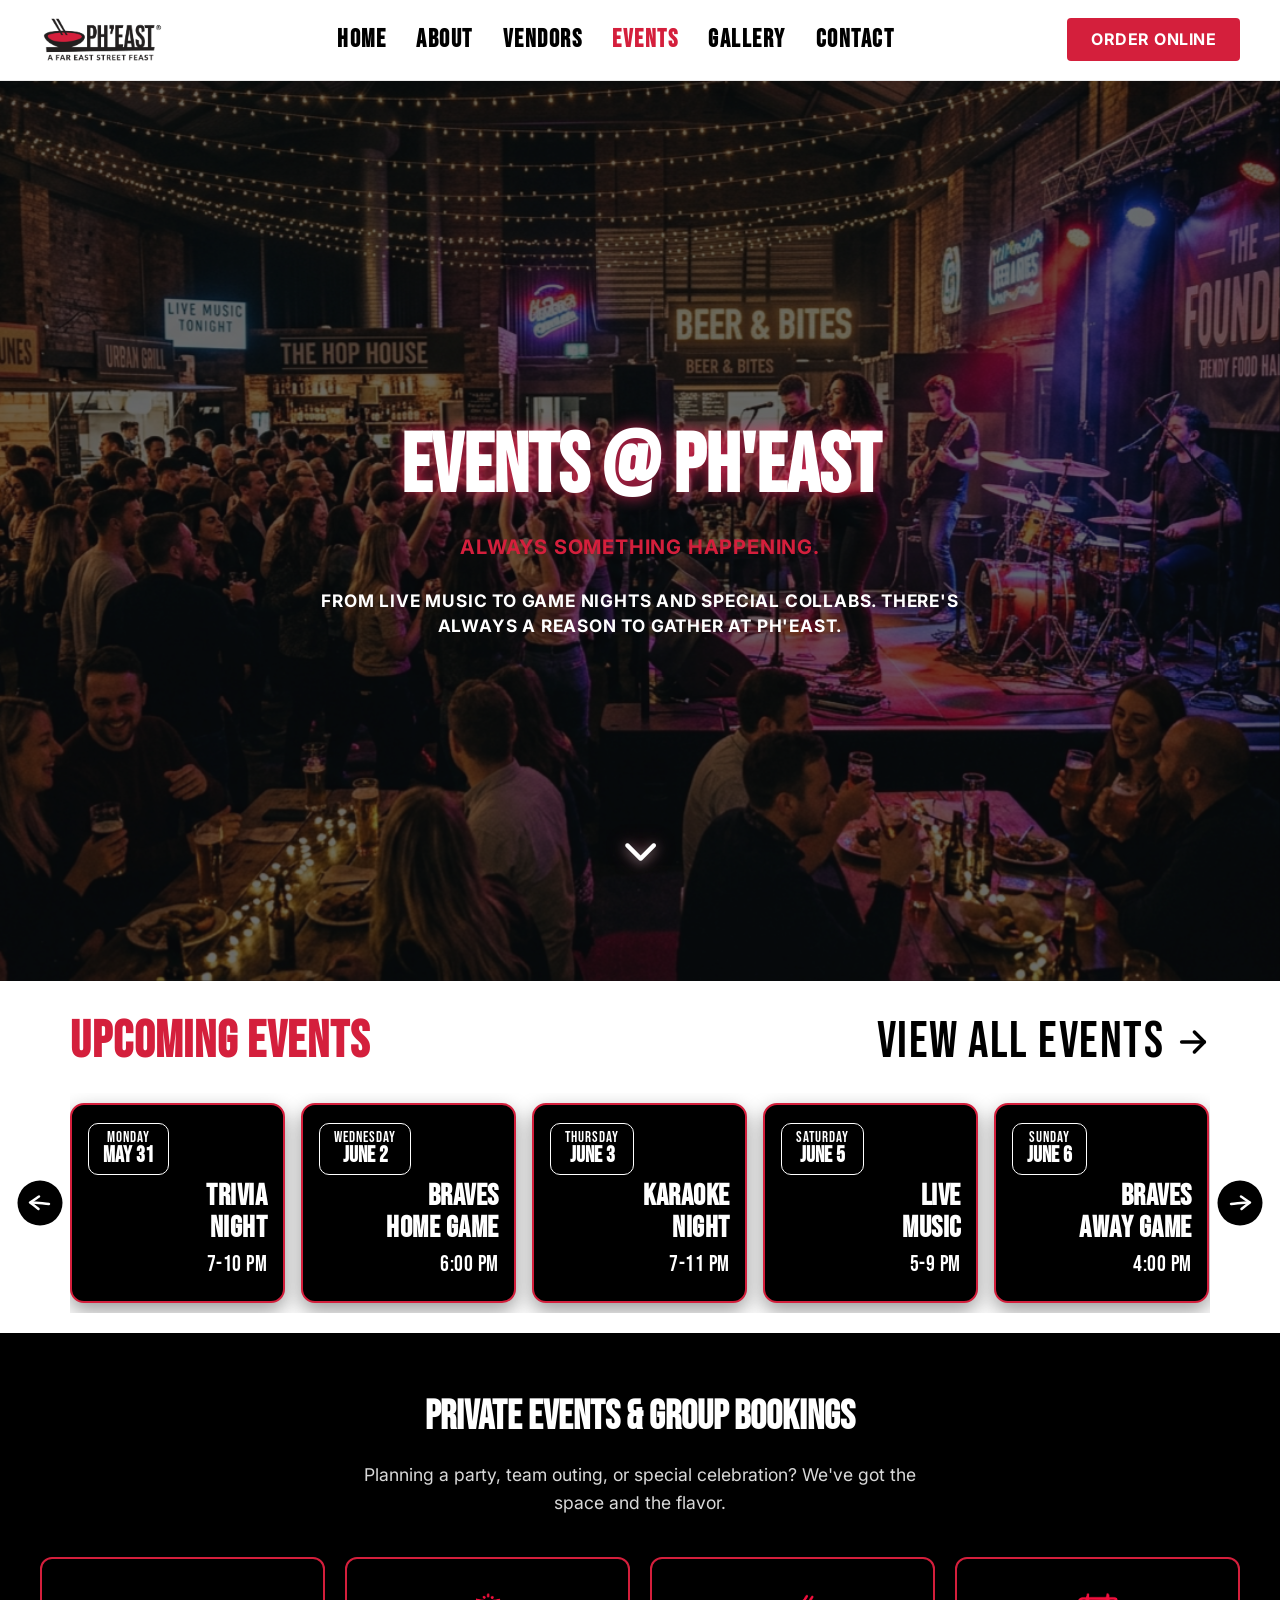
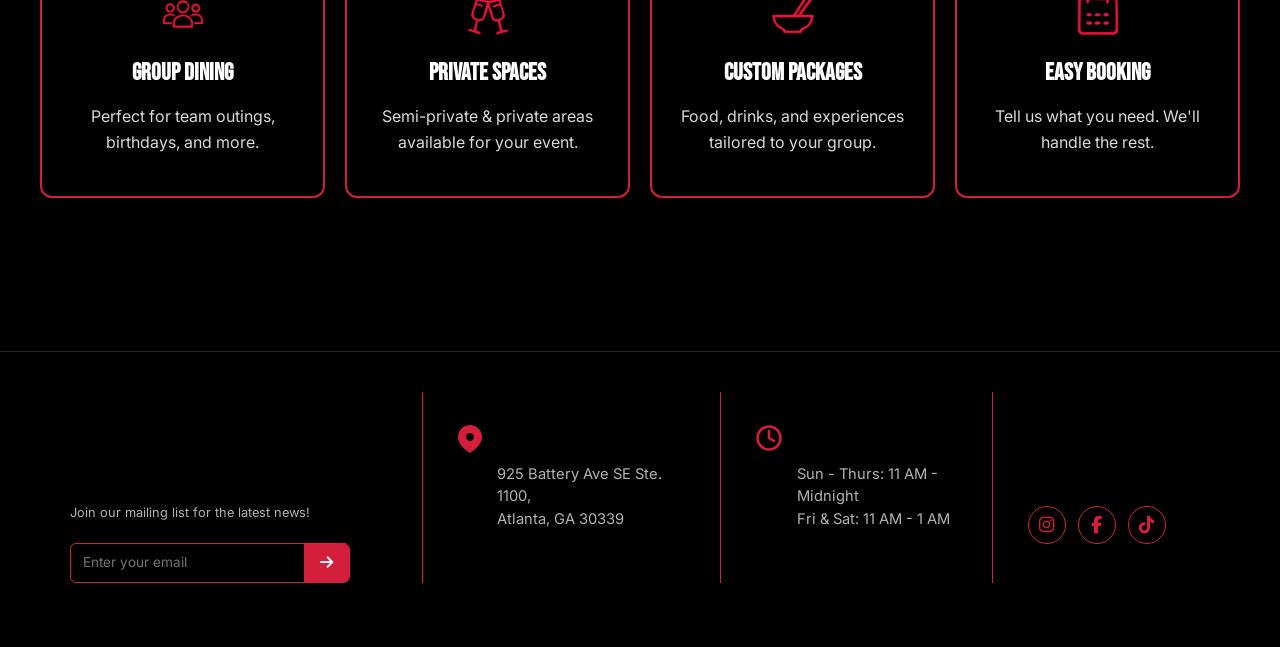
<file: events.html>
<!DOCTYPE html>
<html lang="en">
<head>
  <meta charset="UTF-8">
  <meta name="viewport" content="width=device-width, initial-scale=1.0">
  <title>PH'EAST | Events - Always Something Happening</title>
  <meta name="description" content="From live music to game nights and special collabs. There's always a reason to gather at PH'EAST.">
  <link rel="stylesheet" href="https://cdnjs.cloudflare.com/ajax/libs/font-awesome/6.5.1/css/all.min.css">
  <link rel="stylesheet" href="styles.css">
</head>
<body>

  <header class="main-header">
    <div class="container header-inner">
      <a href="index.html" class="brand-logo">
        <img src="assets/PHEAST-logo-transparent.png" alt="PH'EAST Food Hall" style="height: 52px; width: auto; object-fit: contain;" class="logo-main">
      </a>
      <nav class="nav-menu">
        <button class="mobile-menu-close" onclick="toggleMobileMenu()" aria-label="Close Menu">&times;</button>
        <div class="mobile-menu-top-btn-wrap">
          <button class="btn btn-primary mobile-menu-top-btn" onclick="openOrderModal(); toggleMobileMenu();">ORDER ONLINE</button>
        </div>
        <div class="mobile-menu-links">
          <a href="index.html" class="nav-link">Home</a>
          <a href="about.html" class="nav-link">About</a>
          <a href="vendor.html" class="nav-link">Vendors</a>
          <a href="events.html" class="nav-link active">Events</a>
          <a href="gallery.html" class="nav-link">Gallery</a>
          <a href="contact.html" class="nav-link">Contact</a>
        </div>
        <div class="mobile-menu-footer">
          <div class="mobile-menu-card">
            <span class="mobile-menu-card-label">CONTACT INFO</span>
            <p class="mobile-menu-card-address">The Battery Atlanta — 925 Battery Ave SE<br>Suite 1100, Atlanta, GA 30339</p>
            <a href="tel:4043430409" class="mobile-menu-card-phone">+1 (404) 343-0409</a>
            <div class="mobile-menu-socials">
              <a href="https://www.instagram.com/pheastfoodhall/" target="_blank" class="mobile-social-link" aria-label="Instagram"><i class="fa-brands fa-instagram"></i></a>
              <a href="https://www.facebook.com/pheastfoodhall/" target="_blank" class="mobile-social-link" aria-label="Facebook"><i class="fa-brands fa-facebook"></i></a>
              <a href="https://www.yelp.com/biz/pheast-food-hall-atlanta" target="_blank" class="mobile-social-link" aria-label="Yelp"><i class="fa-brands fa-yelp"></i></a>
            </div>
            <button class="btn btn-primary mobile-menu-card-btn" onclick="openOrderModal(); toggleMobileMenu();">ORDER ONLINE</button>
          </div>
        </div>
      </nav>
      <div style="display: flex; gap: 15px; align-items: center;">
        <button class="btn btn-primary" onclick="openOrderModal()">Order Online</button>
        <button class="mobile-nav-toggle" onclick="toggleMobileMenu()" aria-label="Toggle Navigation"><i class="fa-solid fa-bars"></i></button>
      </div>
    </div>
  </header>

  <main>
    <section class="hero-section">
      <div class="hero-backdrop">
        <img src="assets/events-live.jpg" alt="Events Live">
        <div class="overlay"></div>
      </div>
      <div class="hero-content">
        <h1 class="hero-title">EVENTS @ PH'EAST</h1>
        <p class="hero-subtitle" style="font-size: 1.25rem; font-weight: 700; text-transform: uppercase; letter-spacing: 1px; color: #D41F3C;">ALWAYS SOMETHING HAPPENING.</p>
        <p class="hero-subtitle" style="font-size: 1.08rem; font-weight: 700; text-transform: uppercase; letter-spacing: 0.8px; line-height: 1.45; max-width: 680px; margin: 0 auto; color: #ffffff; animation-delay: 0.7s;">From live music to game nights and special collabs. There's always a reason to gather at PH'EAST.</p>
      </div>
      <a href="#next-section" class="hero-scroll-indicator" onclick="scrollToNextSection(event)" aria-label="Scroll to next section">
        <i class="fa-solid fa-chevron-down"></i>
      </a>
    </section>

    <section class="upcoming-events" style="padding: 20px; background: #ffffff; color: #000000;">
      <div class="container" style="max-width: 1180px;">
        <!-- Header -->
        <div style="display: flex; justify-content: space-between; align-items: center; margin-bottom: 10px; flex-wrap: wrap; gap: 15px;">
          <h2 style="margin: 0; font-size: 3.2rem; color: #D41F3C; font-family: 'Bebas Kai', 'Bebas Kai Regular', 'Bebas Neue', sans-serif; text-transform: uppercase; letter-spacing: 1px;">UPCOMING EVENTS</h2>
          <a href="events.html" style="color: #000000; font-family: 'Bebas Kai', 'Bebas Kai Regular', 'Bebas Neue', sans-serif; font-size: 3.2rem; text-decoration: none; display: inline-flex; align-items: center; gap: 12px; text-transform: uppercase; letter-spacing: 1.5px;">
            VIEW ALL EVENTS
            <svg width="34" height="34" viewBox="0 0 24 24" fill="none" stroke="#000000" stroke-width="2.5" stroke-linecap="round" stroke-linejoin="round" style="vertical-align: middle;">
              <line x1="4" y1="12" x2="20" y2="12"></line>
              <polyline points="13 5 20 12 13 19"></polyline>
            </svg>
          </a>
        </div>

        <!-- 5-Card Carousel Container -->
        <div class="events-carousel-container">
          <!-- Controls -->
          <div class="events-controls">
            <button class="events-btn prev" onclick="slideEventsCarousel(-1)" aria-label="Previous Event">
              <svg viewBox="0 0 100 100" fill="none" xmlns="http://www.w3.org/2000/svg">
                <circle cx="50" cy="50" r="45" fill="#000000"/>
                <path d="M68 52 C55 51 45 49 32 49" stroke="white" stroke-width="5" stroke-linecap="round"/>
                <path d="M48 37 C42 41 37 45 30 49 C36 53 41 57 47 62" stroke="white" stroke-width="5" stroke-linecap="round" stroke-linejoin="round"/>
              </svg>
            </button>
            <button class="events-btn next" onclick="slideEventsCarousel(1)" aria-label="Next Event">
              <svg viewBox="0 0 100 100" fill="none" xmlns="http://www.w3.org/2000/svg">
                <circle cx="50" cy="50" r="45" fill="#000000"/>
                <path d="M32 52 C45 51 55 49 68 49" stroke="white" stroke-width="5" stroke-linecap="round"/>
                <path d="M52 37 C58 41 63 45 70 49 C64 53 59 57 53 62" stroke="white" stroke-width="5" stroke-linecap="round" stroke-linejoin="round"/>
              </svg>
            </button>
          </div>

          <!-- Cards Track (5 visible in a row) -->
          <div class="events-track">
            <!-- Card 1 -->
            <div class="event-mock-card">
              <div class="event-date-box">
                <span class="day">MONDAY</span>
                <span class="date">MAY 31</span>
              </div>
              <div class="event-info-box">
                <h3 class="event-name">TRIVIA<br>NIGHT</h3>
                <p class="event-time">7-10 PM</p>
              </div>
            </div>

            <!-- Card 2 -->
            <div class="event-mock-card">
              <div class="event-date-box">
                <span class="day">WEDNESDAY</span>
                <span class="date">JUNE 2</span>
              </div>
              <div class="event-info-box">
                <h3 class="event-name">BRAVES<br>HOME GAME</h3>
                <p class="event-time">6:00 PM</p>
              </div>
            </div>

            <!-- Card 3 -->
            <div class="event-mock-card">
              <div class="event-date-box">
                <span class="day">THURSDAY</span>
                <span class="date">JUNE 3</span>
              </div>
              <div class="event-info-box">
                <h3 class="event-name">KARAOKE<br>NIGHT</h3>
                <p class="event-time">7-11 PM</p>
              </div>
            </div>

            <!-- Card 4 -->
            <div class="event-mock-card">
              <div class="event-date-box">
                <span class="day">SATURDAY</span>
                <span class="date">JUNE 5</span>
              </div>
              <div class="event-info-box">
                <h3 class="event-name">LIVE<br>MUSIC</h3>
                <p class="event-time">5-9 PM</p>
              </div>
            </div>

            <!-- Card 5 -->
            <div class="event-mock-card">
              <div class="event-date-box">
                <span class="day">SUNDAY</span>
                <span class="date">JUNE 6</span>
              </div>
              <div class="event-info-box">
                <h3 class="event-name">BRAVES<br>AWAY GAME</h3>
                <p class="event-time">4:00 PM</p>
              </div>
            </div>

            <!-- Card 6 -->
            <div class="event-mock-card">
              <div class="event-date-box">
                <span class="day">TUESDAY</span>
                <span class="date">JUNE 8</span>
              </div>
              <div class="event-info-box">
                <h3 class="event-name">TACO & SAKÉ<br>TUESDAY</h3>
                <p class="event-time">5-10 PM</p>
              </div>
            </div>

            <!-- Card 7 -->
            <div class="event-mock-card">
              <div class="event-date-box">
                <span class="day">FRIDAY</span>
                <span class="date">JUNE 11</span>
              </div>
              <div class="event-info-box">
                <h3 class="event-name">ASIAN NIGHT<br>MARKET</h3>
                <p class="event-time">6-11 PM</p>
              </div>
            </div>

            <!-- Card 8 -->
            <div class="event-mock-card">
              <div class="event-date-box">
                <span class="day">SATURDAY</span>
                <span class="date">JUNE 12</span>
              </div>
              <div class="event-info-box">
                <h3 class="event-name">K-POP DANCE<br>PARTY</h3>
                <p class="event-time">8 PM-MIDNIGHT</p>
              </div>
            </div>

            <!-- Card 9 -->
            <div class="event-mock-card">
              <div class="event-date-box">
                <span class="day">SUNDAY</span>
                <span class="date">JUNE 13</span>
              </div>
              <div class="event-info-box">
                <h3 class="event-name">SUNDAY SAKÉ<br>BRUNCH</h3>
                <p class="event-time">11 AM-3 PM</p>
              </div>
            </div>
          </div>
        </div>
      </div>
    </section>

    <section class="private-events" style="background: #000000; color: #ffffff; padding: 60px 20px; text-align: center;">
      <div class="container">
        <h2 style="font-size: 2.5rem; margin-bottom: 20px; color: #ffffff;">PRIVATE EVENTS & GROUP BOOKINGS</h2>
        <p style="font-size: 1.1rem; max-width: 600px; margin: 0 auto 40px; color: rgba(255, 255, 255, 0.85);">Planning a party, team outing, or special celebration? We've got the space and the flavor.</p>
        
        <div class="private-events-grid" style="display: grid; grid-template-columns: repeat(auto-fit, minmax(250px, 1fr)); gap: 20px; margin-bottom: 40px;">
          <div style="background: #000000; color: #ffffff; border: 2px solid #D41F3C; padding: 25px; border-radius: 12px; box-shadow: 0 8px 20px rgba(0,0,0,0.4);">
            <div style="margin-bottom: 15px; height: 60px; display: flex; align-items: center; justify-content: center;">
              <img src="assets/Ph_east Website Icons-06.png" alt="Group Dining" style="height: 50px; width: auto;" />
            </div>
            <h4 style="color: #ffffff;">GROUP DINING</h4>
            <p style="margin-top: 10px; color: rgba(255,255,255,0.85);">Perfect for team outings, birthdays, and more.</p>
          </div>
          <div style="background: #000000; color: #ffffff; border: 2px solid #D41F3C; padding: 25px; border-radius: 12px; box-shadow: 0 8px 20px rgba(0,0,0,0.4);">
            <div style="margin-bottom: 15px; height: 60px; display: flex; align-items: center; justify-content: center;">
              <img src="assets/Ph_east Website Icons-07.png" alt="Private Spaces" style="height: 50px; width: auto;" />
            </div>
            <h4 style="color: #ffffff;">PRIVATE SPACES</h4>
            <p style="margin-top: 10px; color: rgba(255,255,255,0.85);">Semi-private & private areas available for your event.</p>
          </div>
          <div style="background: #000000; color: #ffffff; border: 2px solid #D41F3C; padding: 25px; border-radius: 12px; box-shadow: 0 8px 20px rgba(0,0,0,0.4);">
            <div style="margin-bottom: 15px; height: 60px; display: flex; align-items: center; justify-content: center;">
              <img src="assets/Ph_east Website Icons-08.png" alt="Custom Packages" style="height: 50px; width: auto;" />
            </div>
            <h4 style="color: #ffffff;">CUSTOM PACKAGES</h4>
            <p style="margin-top: 10px; color: rgba(255,255,255,0.85);">Food, drinks, and experiences tailored to your group.</p>
          </div>
          <div style="background: #000000; color: #ffffff; border: 2px solid #D41F3C; padding: 25px; border-radius: 12px; box-shadow: 0 8px 20px rgba(0,0,0,0.4);">
            <div style="margin-bottom: 15px; height: 60px; display: flex; align-items: center; justify-content: center;">
              <img src="assets/Ph_east Website Icons-09.png" alt="Easy Booking" style="height: 50px; width: auto;" />
            </div>
            <h4 style="color: #ffffff;">EASY BOOKING</h4>
            <p style="margin-top: 10px; color: rgba(255,255,255,0.85);">Tell us what you need. We'll handle the rest.</p>
          </div>
        </div>

        <button class="btn btn-primary" onclick="rsvpEvent()" style="font-size: 1.2rem; padding: 15px 30px; background: #D41F3C; border-color: #D41F3C; color: #ffffff;">Book An Event</button>
      </div>
    </section>
  </main>

  <footer class="main-footer">
    <div class="container" style="max-width: 1180px;">
      <div class="footer-grid-layout">
        <!-- Col 1: Logo & Newsletter -->
        <div class="footer-col">
          <img src="assets/PHEAST-logo-white-removebg-preview.png" alt="PH'EAST - A Far East Street Feast" class="footer-brand-logo">
          <h4 class="footer-heading">STAY UPDATED</h4>
          <p class="footer-subtext">Join our mailing list for the latest news!</p>
          <form class="footer-form" onsubmit="handleNewsletterSubmit(event)">
            <div class="footer-input-group">
              <input type="email" id="newsletter-email" placeholder="Enter your email" class="footer-input-box" required>
              <button type="submit" class="footer-submit-btn" aria-label="Subscribe">
                <i class="fa-solid fa-arrow-right"></i>
              </button>
            </div>
          </form>
        </div>

        <!-- Col 2: The Battery Atlanta Address -->
        <div class="footer-col">
          <div class="footer-header-with-icon">
            <svg class="footer-red-icon" width="24" height="28" viewBox="0 0 24 28" fill="none" xmlns="http://www.w3.org/2000/svg">
              <path d="M12 0C5.37 0 0 5.37 0 12C0 21 12 28 12 28C12 28 24 21 24 12C24 5.37 18.63 0 12 0ZM12 16C9.79 16 8 14.21 8 12C8 9.79 9.79 8 12 8C14.21 8 16 9.79 16 12C16 14.21 14.21 16 12 16Z" fill="#D41F3C"/>
            </svg>
            <div>
              <h4 class="footer-heading">THE BATTERY ATLANTA</h4>
              <p class="footer-info-text">
                925 Battery Ave SE Ste. 1100,<br>
                Atlanta, GA 30339
              </p>
            </div>
          </div>
        </div>

        <!-- Col 3: Hours -->
        <div class="footer-col">
          <div class="footer-header-with-icon">
            <svg class="footer-red-icon" width="26" height="26" viewBox="0 0 26 26" fill="none" xmlns="http://www.w3.org/2000/svg">
              <circle cx="13" cy="13" r="11.5" stroke="#D41F3C" stroke-width="2.5"/>
              <path d="M13 6V13L18 16" stroke="#D41F3C" stroke-width="2.5" stroke-linecap="round" stroke-linejoin="round"/>
            </svg>
            <div>
              <h4 class="footer-heading">HOURS</h4>
              <p class="footer-info-text">
                Sun - Thurs: 11 AM - Midnight<br>
                Fri & Sat: 11 AM - 1 AM
              </p>
            </div>
          </div>
        </div>

        <!-- Col 4: Follow PH'EAST -->
        <div class="footer-col">
          <h4 class="footer-heading">FOLLOW <br class="footer-br">PH'EAST</h4>
          <div class="footer-social-row">
            <a href="#" class="social-circle-btn" aria-label="Instagram"><i class="fab fa-instagram"></i></a>
            <a href="#" class="social-circle-btn" aria-label="Facebook"><i class="fab fa-facebook-f"></i></a>
            <a href="#" class="social-circle-btn" aria-label="TikTok"><i class="fab fa-tiktok"></i></a>
          </div>
        </div>
      </div>
    </div>
  </footer>

  <div id="order-modal" class="modal-overlay">
    <div class="modal-card">
      <h2>Order Online</h2>
      <p style="margin-top: 10px;">Choose your vendor:</p>
      <div style="display: flex; flex-direction: column; gap: 10px; margin-top: 20px;">
        <button class="btn btn-outline" onclick="selectOrderVendor('Kung Fu Tea')">🧋 Kung Fu Tea</button>
        <button class="btn btn-outline" onclick="selectOrderVendor('Lifting Noodles')">🍜 Lifting Noodles</button>
        <button class="btn btn-outline" onclick="selectOrderVendor('Poke Burri')">🍣 Poke Burri</button>
        <button class="btn btn-outline" onclick="selectOrderVendor('26 Thai')">🍲 26 Thai Kitchen</button>
        <button class="btn btn-outline" onclick="selectOrderVendor('Fan T Asia')">🥟 Fan T'Asia</button>
        <button class="btn btn-ghost" onclick="closeOrderModal()" style="margin-top: 10px;">Cancel</button>
      </div>
    </div>
  </div>
  <div id="toast-notification" class="toast hidden"><span id="toast-text"></span></div>
  <script src="app.js"></script>
</body>
</html>
</file>
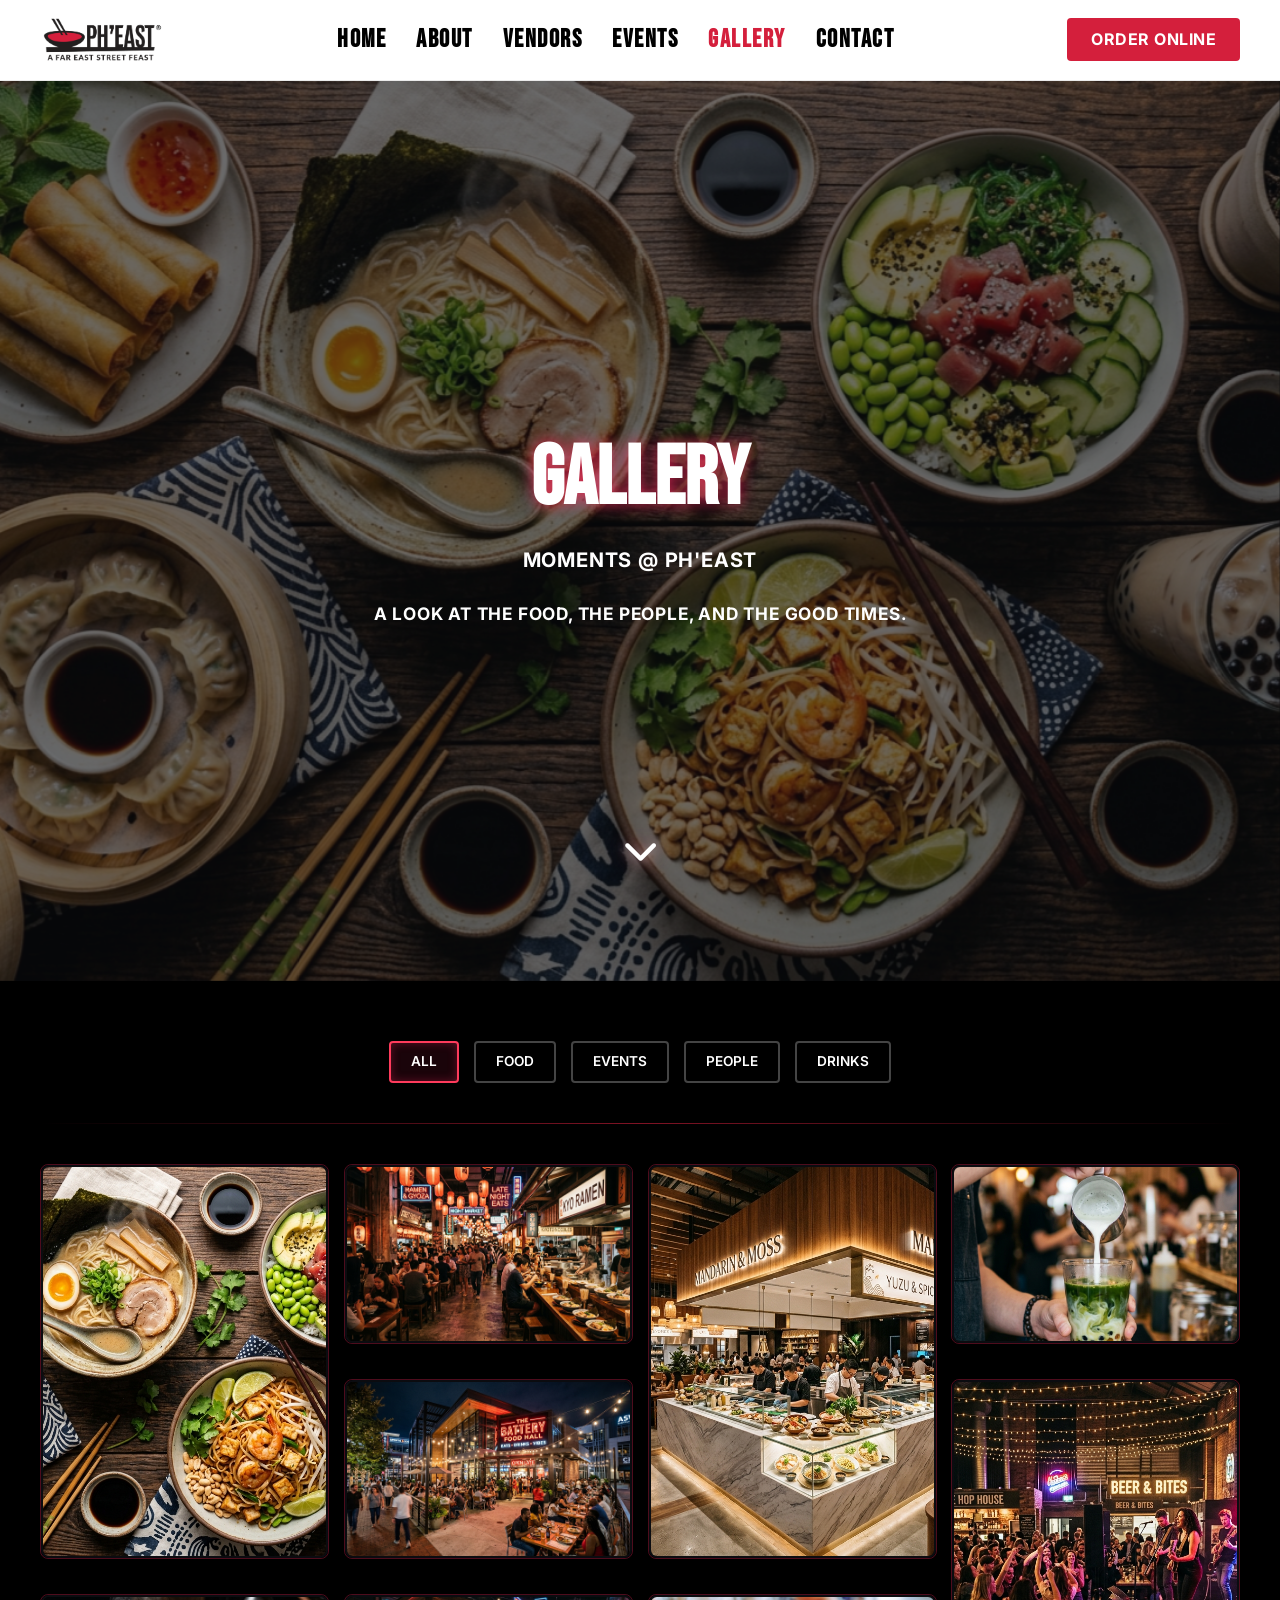
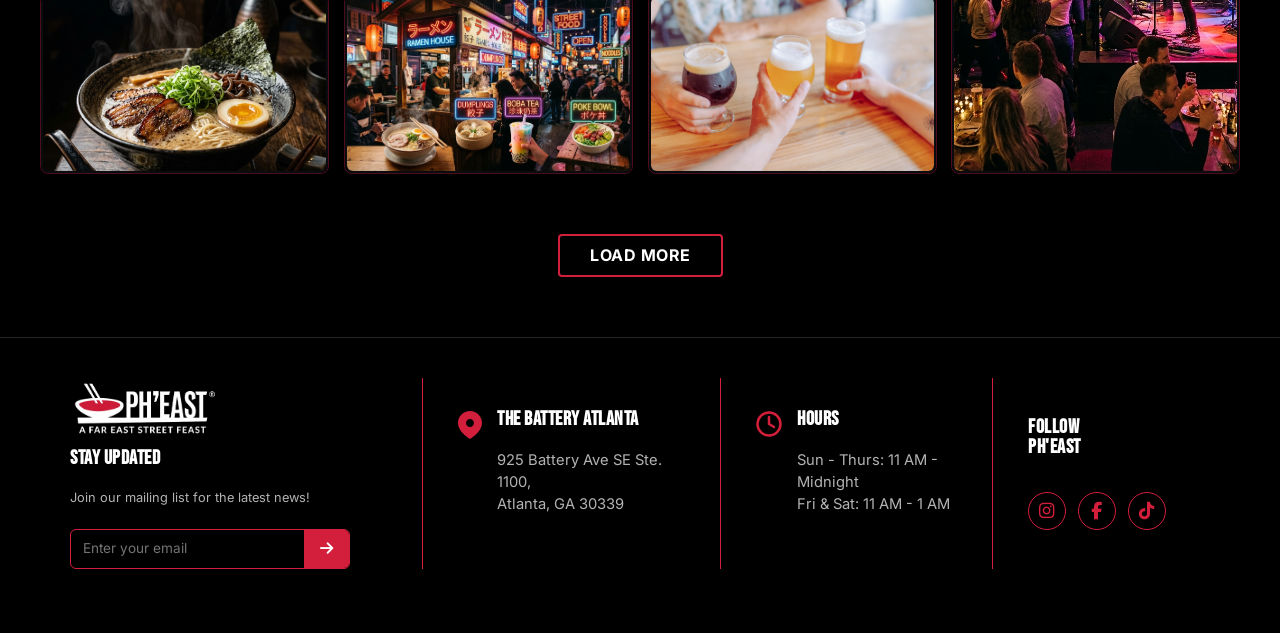
<file: gallery.html>
<!DOCTYPE html>
<html lang="en">
<head>
  <meta charset="UTF-8">
  <meta name="viewport" content="width=device-width, initial-scale=1.0">
  <title>PH'EAST | Gallery - Moments at PH'EAST</title>
  <meta name="description" content="A look at the food, the people, and the good times.">
  <link rel="stylesheet" href="https://cdnjs.cloudflare.com/ajax/libs/font-awesome/6.5.1/css/all.min.css">
  <link rel="stylesheet" href="styles.css">
  <style>
    body { background-color: #000000 !important; color: #ffffff !important; }
    .gallery-grid img { border: 2px solid #0B0C10; }
    .main-footer { background: #000000 !important; }
  </style>
</head>
<body>

  <header class="main-header">
    <div class="container header-inner">
      <a href="index.html" class="brand-logo">
        <img src="assets/PHEAST-logo-transparent.png" alt="PH'EAST Food Hall" style="height: 52px; width: auto; object-fit: contain;" class="logo-main">
      </a>
      <nav class="nav-menu">
        <button class="mobile-menu-close" onclick="toggleMobileMenu()" aria-label="Close Menu">&times;</button>
        <div class="mobile-menu-top-btn-wrap">
          <button class="btn btn-primary mobile-menu-top-btn" onclick="openOrderModal(); toggleMobileMenu();">ORDER ONLINE</button>
        </div>
        <div class="mobile-menu-links">
          <a href="index.html" class="nav-link">Home</a>
          <a href="about.html" class="nav-link">About</a>
          <a href="vendor.html" class="nav-link">Vendors</a>
          <a href="events.html" class="nav-link">Events</a>
          <a href="gallery.html" class="nav-link active">Gallery</a>
          <a href="contact.html" class="nav-link">Contact</a>
        </div>
        <div class="mobile-menu-footer">
          <div class="mobile-menu-card">
            <span class="mobile-menu-card-label">CONTACT INFO</span>
            <p class="mobile-menu-card-address">The Battery Atlanta — 925 Battery Ave SE<br>Suite 1100, Atlanta, GA 30339</p>
            <a href="tel:4043430409" class="mobile-menu-card-phone">+1 (404) 343-0409</a>
            <div class="mobile-menu-socials">
              <a href="https://www.instagram.com/pheastfoodhall/" target="_blank" class="mobile-social-link" aria-label="Instagram"><i class="fa-brands fa-instagram"></i></a>
              <a href="https://www.facebook.com/pheastfoodhall/" target="_blank" class="mobile-social-link" aria-label="Facebook"><i class="fa-brands fa-facebook"></i></a>
              <a href="https://www.yelp.com/biz/pheast-food-hall-atlanta" target="_blank" class="mobile-social-link" aria-label="Yelp"><i class="fa-brands fa-yelp"></i></a>
            </div>
            <button class="btn btn-primary mobile-menu-card-btn" onclick="openOrderModal(); toggleMobileMenu();">ORDER ONLINE</button>
          </div>
        </div>
      </nav>
      <div style="display: flex; gap: 15px; align-items: center;">
        <button class="btn btn-primary" onclick="openOrderModal()">Order Online</button>
        <button class="mobile-nav-toggle" onclick="toggleMobileMenu()" aria-label="Toggle Navigation"><i class="fa-solid fa-bars"></i></button>
      </div>
    </div>
  </header>

  <main>
    <section class="hero-section">
      <div class="hero-backdrop">
        <img src="assets/food-flatlay.jpg" alt="Food Flatlay">
        <div class="overlay"></div>
      </div>
      <div class="hero-content">
        <h1 class="hero-title">GALLERY</h1>
        <p class="hero-subtitle" style="font-size: 1.25rem; font-weight: 700; text-transform: uppercase; letter-spacing: 1px; color: #ffffff;">MOMENTS @ PH'EAST</p>
        <p class="hero-subtitle" style="font-size: 1.08rem; font-weight: 700; text-transform: uppercase; letter-spacing: 0.8px; line-height: 1.45; max-width: 680px; margin: 0 auto; color: #ffffff; animation-delay: 0.7s;">A look at the food, the people, and the good times.</p>
      </div>
      <a href="#next-section" class="hero-scroll-indicator" onclick="scrollToNextSection(event)" aria-label="Scroll to next section">
        <i class="fa-solid fa-chevron-down"></i>
      </a>
    </section>

    <section class="gallery-section container" style="padding: 60px 20px;">
      <div class="gallery-filters">
        <button class="filter-pill active" onclick="filterGallery('all')">All</button>
        <button class="filter-pill" onclick="filterGallery('food')">Food</button>
        <button class="filter-pill" onclick="filterGallery('events')">Events</button>
        <button class="filter-pill" onclick="filterGallery('people')">People</button>
        <button class="filter-pill" onclick="filterGallery('drinks')">Drinks</button>
      </div>

      <div style="width: 100%; height: 1px; background: linear-gradient(90deg, transparent, rgba(212, 31, 60, 0.6), transparent); margin: 35px 0 40px 0;"></div>

      <div class="gallery-grid" style="display: grid; grid-template-columns: repeat(auto-fill, minmax(250px, 1fr)); gap: 15px; grid-auto-rows: 200px;">
        
        <div class="gallery-item reveal-element reveal-scale" data-category="food" style="grid-row-end: span 2;">
          <img src="assets/food-flatlay.jpg" alt="Food Flatlay" style="width: 100%; height: 100%; object-fit: cover; border-radius: 8px;">
        </div>
        <div class="gallery-item reveal-element reveal-scale" data-category="events">
          <img src="assets/foodhall-interior.jpg" alt="Interior" style="width: 100%; height: 100%; object-fit: cover; border-radius: 8px;">
        </div>
        <div class="gallery-item reveal-element reveal-scale" data-category="food" style="grid-row-end: span 2;">
          <img src="assets/gourmet.jpg" alt="Gourmet Dish" style="width: 100%; height: 100%; object-fit: cover; border-radius: 8px;">
        </div>
        <div class="gallery-item reveal-element reveal-scale" data-category="drinks">
          <img src="assets/boba-tea.jpg" alt="Boba Tea" style="width: 100%; height: 100%; object-fit: cover; border-radius: 8px;">
        </div>
        <div class="gallery-item reveal-element reveal-scale" data-category="events">
          <img src="assets/venue-exterior.jpg" alt="Exterior" style="width: 100%; height: 100%; object-fit: cover; border-radius: 8px;">
        </div>
        <div class="gallery-item reveal-element reveal-scale" data-category="events" style="grid-row-end: span 2;">
          <img src="assets/events-live.jpg" alt="Live Event" style="width: 100%; height: 100%; object-fit: cover; border-radius: 8px;">
        </div>
        <div class="gallery-item reveal-element reveal-scale" data-category="food">
          <img src="assets/ramen-bowl.jpg" alt="Ramen" style="width: 100%; height: 100%; object-fit: cover; border-radius: 8px;">
        </div>
        <div class="gallery-item reveal-element reveal-scale" data-category="food">
          <img src="assets/streetfood.jpg" alt="Street Food" style="width: 100%; height: 100%; object-fit: cover; border-radius: 8px;">
        </div>
        <div class="gallery-item reveal-element reveal-scale" data-category="people">
          <img src="assets/real_gallery_1.jpg" alt="People at PH'EAST" style="width: 100%; height: 100%; object-fit: cover; border-radius: 8px;">
        </div>

      </div>

      <div style="text-align: center; margin-top: 40px;">
        <button class="btn btn-outline" style="padding: 10px 30px; color: #ffffff; border: 2px solid #D41F3C; background: transparent;">Load More</button>
      </div>
    </section>
  </main>

  <footer class="main-footer">
    <div class="container" style="max-width: 1180px;">
      <div class="footer-grid-layout">
        <!-- Col 1: Logo & Newsletter -->
        <div class="footer-col">
          <img src="assets/PHEAST-logo-white-removebg-preview.png" alt="PH'EAST - A Far East Street Feast" class="footer-brand-logo">
          <h4 class="footer-heading">STAY UPDATED</h4>
          <p class="footer-subtext">Join our mailing list for the latest news!</p>
          <form class="footer-form" onsubmit="handleNewsletterSubmit(event)">
            <div class="footer-input-group">
              <input type="email" id="newsletter-email" placeholder="Enter your email" class="footer-input-box" required>
              <button type="submit" class="footer-submit-btn" aria-label="Subscribe">
                <i class="fa-solid fa-arrow-right"></i>
              </button>
            </div>
          </form>
        </div>

        <!-- Col 2: The Battery Atlanta Address -->
        <div class="footer-col">
          <div class="footer-header-with-icon">
            <svg class="footer-red-icon" width="24" height="28" viewBox="0 0 24 28" fill="none" xmlns="http://www.w3.org/2000/svg">
              <path d="M12 0C5.37 0 0 5.37 0 12C0 21 12 28 12 28C12 28 24 21 24 12C24 5.37 18.63 0 12 0ZM12 16C9.79 16 8 14.21 8 12C8 9.79 9.79 8 12 8C14.21 8 16 9.79 16 12C16 14.21 14.21 16 12 16Z" fill="#D41F3C"/>
            </svg>
            <div>
              <h4 class="footer-heading">THE BATTERY ATLANTA</h4>
              <p class="footer-info-text">
                925 Battery Ave SE Ste. 1100,<br>
                Atlanta, GA 30339
              </p>
            </div>
          </div>
        </div>

        <!-- Col 3: Hours -->
        <div class="footer-col">
          <div class="footer-header-with-icon">
            <svg class="footer-red-icon" width="26" height="26" viewBox="0 0 26 26" fill="none" xmlns="http://www.w3.org/2000/svg">
              <circle cx="13" cy="13" r="11.5" stroke="#D41F3C" stroke-width="2.5"/>
              <path d="M13 6V13L18 16" stroke="#D41F3C" stroke-width="2.5" stroke-linecap="round" stroke-linejoin="round"/>
            </svg>
            <div>
              <h4 class="footer-heading">HOURS</h4>
              <p class="footer-info-text">
                Sun - Thurs: 11 AM - Midnight<br>
                Fri & Sat: 11 AM - 1 AM
              </p>
            </div>
          </div>
        </div>

        <!-- Col 4: Follow PH'EAST -->
        <div class="footer-col">
          <h4 class="footer-heading">FOLLOW <br class="footer-br">PH'EAST</h4>
          <div class="footer-social-row">
            <a href="#" class="social-circle-btn" aria-label="Instagram"><i class="fab fa-instagram"></i></a>
            <a href="#" class="social-circle-btn" aria-label="Facebook"><i class="fab fa-facebook-f"></i></a>
            <a href="#" class="social-circle-btn" aria-label="TikTok"><i class="fab fa-tiktok"></i></a>
          </div>
        </div>
      </div>
    </div>
  </footer>

  <div id="order-modal" class="modal-overlay">
    <div class="modal-card">
      <h2>Order Online</h2>
      <p style="margin-top: 10px;">Choose your vendor:</p>
      <div style="display: flex; flex-direction: column; gap: 10px; margin-top: 20px;">
        <button class="btn btn-outline" onclick="selectOrderVendor('Kung Fu Tea')">🧋 Kung Fu Tea</button>
        <button class="btn btn-outline" onclick="selectOrderVendor('Lifting Noodles')">🍜 Lifting Noodles</button>
        <button class="btn btn-outline" onclick="selectOrderVendor('Poke Burri')">🍣 Poke Burri</button>
        <button class="btn btn-outline" onclick="selectOrderVendor('26 Thai')">🍲 26 Thai Kitchen</button>
        <button class="btn btn-outline" onclick="selectOrderVendor('Fan T Asia')">🥟 Fan T'Asia</button>
        <button class="btn btn-ghost" onclick="closeOrderModal()" style="margin-top: 10px;">Cancel</button>
      </div>
    </div>
  </div>
  <div id="toast-notification" class="toast hidden"><span id="toast-text"></span></div>
  <script src="app.js"></script>
</body>
</html>
</file>
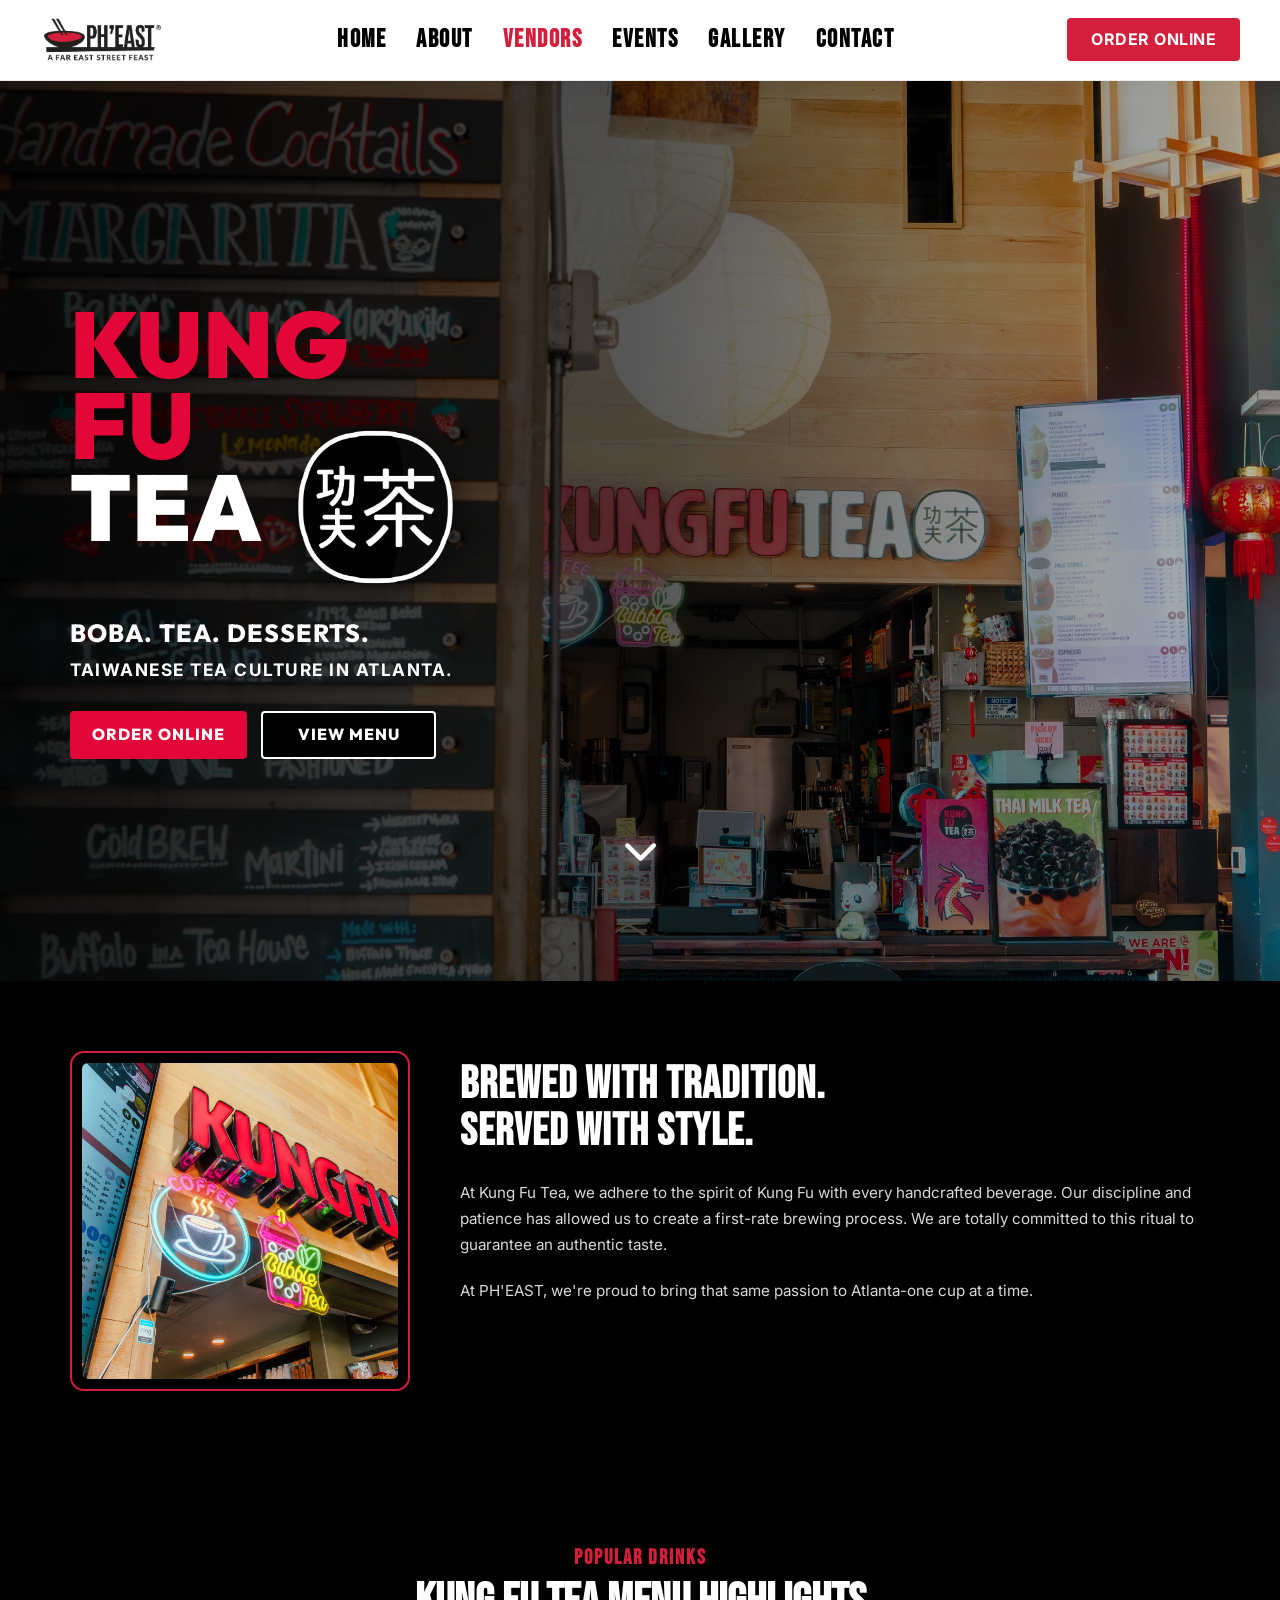
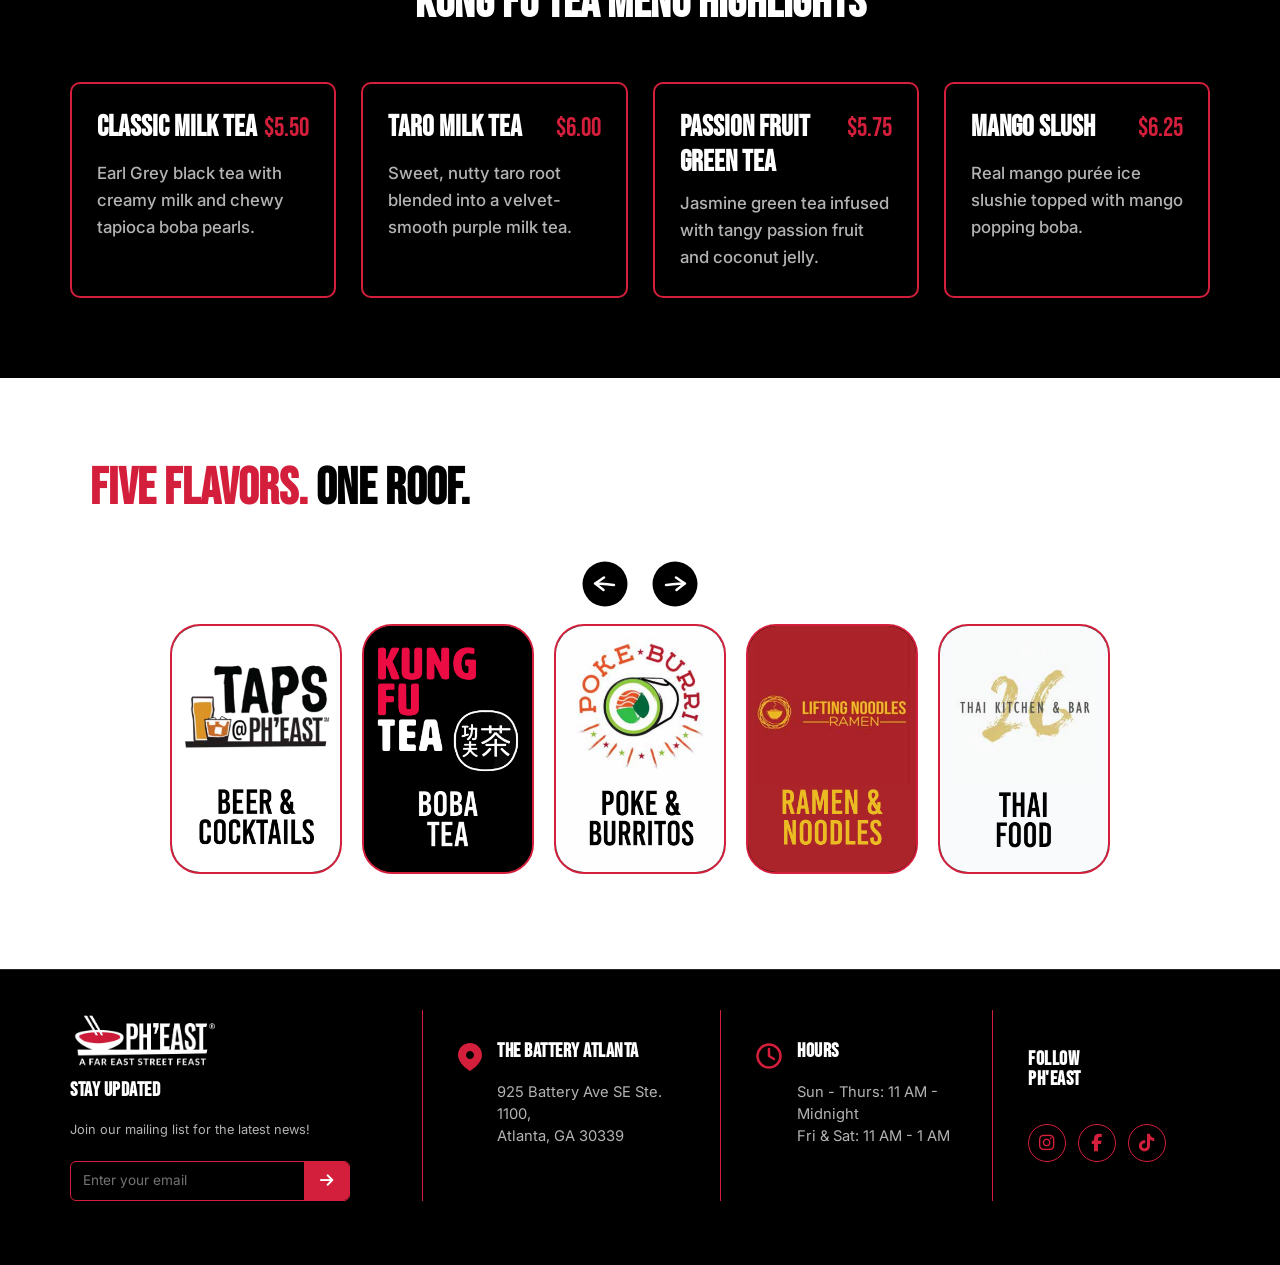
<file: kungfutea.html>
<!DOCTYPE html>
<html lang="en" data-theme="bold">
<head>
  <meta charset="UTF-8">
  <meta name="viewport" content="width=device-width, initial-scale=1.0">
  <title>Kung Fu Tea @ PH'EAST | Boba, Tea & Desserts in Atlanta</title>
  <meta name="description" content="Explore Kung Fu Tea at PH'EAST Food Hall in The Battery Atlanta. Handcrafted bubble tea, milk tea, fruit tea, and desserts brewed with tradition.">
  <link rel="stylesheet" href="https://cdnjs.cloudflare.com/ajax/libs/font-awesome/6.5.1/css/all.min.css">
  <link rel="preconnect" href="https://fonts.googleapis.com">
  <link rel="preconnect" href="https://fonts.gstatic.com" crossorigin>
  <link href="https://fonts.googleapis.com/css2?family=Outfit:wght@800;900&family=Fredoka:wght@600;700&family=Inter:wght@400;600;700;800;900&display=swap" rel="stylesheet">
  <link rel="stylesheet" href="styles.css">
</head>
<body>
  <!-- THEME SWITCHER BAR -->

  <!-- NAVIGATION HEADER -->
  <header class="main-header">
    <div class="container header-inner">
      <a href="index.html" class="brand-logo">
        <img src="assets/PHEAST-logo-transparent.png" alt="PH'EAST Food Hall" style="height: 52px; width: auto; object-fit: contain;" class="logo-main">
      </a>
      <nav class="nav-menu">
        <button class="mobile-menu-close" onclick="toggleMobileMenu()" aria-label="Close Menu">&times;</button>
        <div class="mobile-menu-top-btn-wrap">
          <button class="btn btn-primary mobile-menu-top-btn" onclick="openOrderModal(); toggleMobileMenu();">ORDER ONLINE</button>
        </div>
        <div class="mobile-menu-links">
          <a href="index.html" class="nav-link">Home</a>
          <a href="about.html" class="nav-link">About</a>
          <a href="vendor.html" class="nav-link active">Vendors</a>
          <a href="events.html" class="nav-link">Events</a>
          <a href="gallery.html" class="nav-link">Gallery</a>
          <a href="contact.html" class="nav-link">Contact</a>
        </div>
        <div class="mobile-menu-footer">
          <div class="mobile-menu-card">
            <span class="mobile-menu-card-label">CONTACT INFO</span>
            <p class="mobile-menu-card-address">The Battery Atlanta — 925 Battery Ave SE<br>Suite 1100, Atlanta, GA 30339</p>
            <a href="tel:4043430409" class="mobile-menu-card-phone">+1 (404) 343-0409</a>
            <div class="mobile-menu-socials">
              <a href="https://www.instagram.com/pheastfoodhall/" target="_blank" class="mobile-social-link" aria-label="Instagram"><i class="fa-brands fa-instagram"></i></a>
              <a href="https://www.facebook.com/pheastfoodhall/" target="_blank" class="mobile-social-link" aria-label="Facebook"><i class="fa-brands fa-facebook"></i></a>
              <a href="https://www.yelp.com/biz/pheast-food-hall-atlanta" target="_blank" class="mobile-social-link" aria-label="Yelp"><i class="fa-brands fa-yelp"></i></a>
            </div>
            <button class="btn btn-primary mobile-menu-card-btn" onclick="openOrderModal(); toggleMobileMenu();">ORDER ONLINE</button>
          </div>
        </div>
      </nav>
      <div style="display: flex; gap: 15px; align-items: center;">
        <button class="btn btn-primary" onclick="openOrderModal()">Order Online</button>
        <button class="mobile-nav-toggle" onclick="toggleMobileMenu()" aria-label="Toggle Navigation"><i class="fa-solid fa-bars"></i></button>
      </div>
    </div>
  </header>

  <!-- KUNG FU TEA HERO SECTION -->
  <section class="vendor-hero-section" style="position: relative; height: 100vh; min-height: 100vh; display: flex; align-items: center; background: linear-gradient(90deg, rgba(0,0,0,0.88) 0%, rgba(0,0,0,0.65) 50%, rgba(0,0,0,0.25) 100%), url('assets/kungfu_hero_bg_real.jpg?v=2') center/cover no-repeat;">
    <div class="container" style="max-width: 1180px; width: 100%; position: relative; z-index: 2; padding: 40px 20px;">
      <div style="max-width: 580px;">
        <!-- Title with Stamp Logo -->
        <div style="margin-bottom: 20px;">
          <h1 style="margin: 0; line-height: 0.88; font-family: 'Outfit', 'Fredoka', 'Inter', sans-serif; font-weight: 900; font-size: 5.8rem; text-transform: uppercase;">
            <span style="display: block; color: #E30638; letter-spacing: 1px;">KUNG</span>
            <span style="display: block; color: #E30638; letter-spacing: 1px;">FU</span>
            <span style="display: block; color: #ffffff; letter-spacing: 1px; position: relative; width: fit-content;">
              TEA
              <img src="assets/Kung Fu Tea logo symbol.png" alt="Kung Fu Tea Symbol" style="position: absolute; left: calc(100% + 20px); top: 50%; transform: translateY(-50%); height: 185px; width: auto; display: block; filter: drop-shadow(0 6px 16px rgba(0,0,0,0.6)); pointer-events: none;">
            </span>
          </h1>
        </div>

        <!-- Subtitle & Tagline -->
        <h2 style="color: #ffffff; font-family: 'Outfit', 'Inter', sans-serif; font-weight: 800; font-size: 1.55rem; letter-spacing: 1px; margin: 70px 0 8px 0; text-transform: uppercase;">BOBA. TEA. DESSERTS.</h2>
        <p style="color: #ffffff; font-size: 1.08rem; font-family: 'Inter', sans-serif; font-weight: 700; text-transform: uppercase; letter-spacing: 1.5px; margin-bottom: 28px;">Taiwanese tea culture in Atlanta.</p>

        <!-- CTA Buttons -->
        <div style="display: flex; gap: 14px; flex-wrap: wrap;">
          <button class="btn btn-primary" onclick="openOrderModal()" style="min-width: 175px; height: 48px; display: inline-flex; align-items: center; justify-content: center; background: #E30638; border: 2px solid #E30638; color: #ffffff; padding: 0 20px; font-family: 'Outfit', 'Inter', sans-serif; font-weight: 800; font-size: 1rem; letter-spacing: 1px; border-radius: 4px; text-transform: uppercase; cursor: pointer; box-sizing: border-box;">ORDER ONLINE</button>
          <a href="#vendor-menu" class="btn btn-outline" style="min-width: 175px; height: 48px; display: inline-flex; align-items: center; justify-content: center; border: 2px solid #ffffff; color: #ffffff; background: #000000; padding: 0 20px; font-family: 'Outfit', 'Inter', sans-serif; font-weight: 800; font-size: 1rem; letter-spacing: 1px; border-radius: 4px; text-transform: uppercase; text-decoration: none; box-sizing: border-box;">VIEW MENU</a>
        </div>
      </div>
    </div>
    <a href="#next-section" class="hero-scroll-indicator" onclick="scrollToNextSection(event)" aria-label="Scroll to next section">
      <i class="fa-solid fa-chevron-down"></i>
    </a>
  </section>

  <!-- ABOUT KUNG FU TEA SECTION -->
  <section class="section" style="padding: 70px 0; background: #000000;">
    <div class="container" style="max-width: 1180px;">
      <div class="about-kungfu-grid">
        <!-- Left: Framed Storefront Photo -->
        <div>
          <div style="border: 2.5px solid #D41F3C; border-radius: 14px; padding: 10px; background: rgba(0, 0, 0, 0.6);">
            <img src="assets/real_kungfu__71A6036.jpg" alt="Kung Fu Tea Storefront Detail at PH'EAST" style="width: 100%; aspect-ratio: 1/1; object-fit: cover; object-position: center; display: block; border-radius: 6px;">
          </div>
        </div>

        <!-- Right: Description Text -->
        <div style="padding-top: 10px;">
          <h2 style="color: #ffffff; font-family: 'Bebas Kai', 'Bebas Kai Regular', 'Bebas Neue', sans-serif; font-size: 2.8rem; line-height: 1.05; margin: 0 0 25px 0; letter-spacing: 1px; text-transform: uppercase;">
            BREWED WITH TRADITION.<br>
            SERVED WITH STYLE.
          </h2>
          <p style="color: rgba(255, 255, 255, 0.85); font-size: 0.95rem; line-height: 1.7; font-family: 'Inter', sans-serif; margin-bottom: 20px;">
            At Kung Fu Tea, we adhere to the spirit of Kung Fu with every handcrafted beverage. Our discipline and patience has allowed us to create a first-rate brewing process. We are totally committed to this ritual to guarantee an authentic taste.
          </p>
          <p style="color: rgba(255, 255, 255, 0.85); font-size: 0.95rem; line-height: 1.7; font-family: 'Inter', sans-serif;">
            At PH'EAST, we're proud to bring that same passion to Atlanta-one cup at a time.
          </p>
        </div>
      </div>
    </div>
  </section>

  <!-- POPULAR DRINKS & MENU HIGHLIGHTS -->
  <section id="vendor-menu" class="section" style="padding: 80px 0; background: #000000; color: #ffffff;">
    <div class="container" style="max-width: 1180px;">
      <div style="text-align: center; margin-bottom: 50px;">
        <span style="color: #D41F3C; font-family: 'Bebas Kai', 'Bebas Kai Regular', 'Bebas Neue', sans-serif; font-size: 1.3rem; letter-spacing: 2px; font-weight: 700;">POPULAR DRINKS</span>
        <h2 style="color: #ffffff; font-family: 'Bebas Kai', 'Bebas Kai Regular', 'Bebas Neue', sans-serif; font-size: 3rem; margin: 0; text-transform: uppercase;">KUNG FU TEA MENU HIGHLIGHTS</h2>
      </div>

      <div style="display: grid; grid-template-columns: repeat(auto-fit, minmax(260px, 1fr)); gap: 25px;">
        <!-- Item 1 -->
        <div style="background: #000000; border: 2px solid #D41F3C; border-radius: 10px; padding: 25px; transition: transform 0.3s ease;">
          <div style="display: flex; justify-content: space-between; align-items: baseline; margin-bottom: 10px;">
            <h3 style="color: #ffffff; font-family: 'Bebas Kai', 'Bebas Kai Regular', 'Bebas Neue', sans-serif; font-size: 1.8rem; margin: 0;">CLASSIC MILK TEA</h3>
            <span style="color: #D41F3C; font-family: 'Bebas Kai', 'Bebas Kai Regular', 'Bebas Neue', sans-serif; font-size: 1.6rem;">$5.50</span>
          </div>
          <p style="color: rgba(255,255,255,0.7); font-size: 1.05rem; font-weight: 500; margin: 0;">Earl Grey black tea with creamy milk and chewy tapioca boba pearls.</p>
        </div>

        <!-- Item 2 -->
        <div style="background: #000000; border: 2px solid #D41F3C; border-radius: 10px; padding: 25px; transition: transform 0.3s ease;">
          <div style="display: flex; justify-content: space-between; align-items: baseline; margin-bottom: 10px;">
            <h3 style="color: #ffffff; font-family: 'Bebas Kai', 'Bebas Kai Regular', 'Bebas Neue', sans-serif; font-size: 1.8rem; margin: 0;">TARO MILK TEA</h3>
            <span style="color: #D41F3C; font-family: 'Bebas Kai', 'Bebas Kai Regular', 'Bebas Neue', sans-serif; font-size: 1.6rem;">$6.00</span>
          </div>
          <p style="color: rgba(255,255,255,0.7); font-size: 1.05rem; font-weight: 500; margin: 0;">Sweet, nutty taro root blended into a velvet-smooth purple milk tea.</p>
        </div>

        <!-- Item 3 -->
        <div style="background: #000000; border: 2px solid #D41F3C; border-radius: 10px; padding: 25px; transition: transform 0.3s ease;">
          <div style="display: flex; justify-content: space-between; align-items: baseline; margin-bottom: 10px;">
            <h3 style="color: #ffffff; font-family: 'Bebas Kai', 'Bebas Kai Regular', 'Bebas Neue', sans-serif; font-size: 1.8rem; margin: 0;">PASSION FRUIT GREEN TEA</h3>
            <span style="color: #D41F3C; font-family: 'Bebas Kai', 'Bebas Kai Regular', 'Bebas Neue', sans-serif; font-size: 1.6rem;">$5.75</span>
          </div>
          <p style="color: rgba(255,255,255,0.7); font-size: 1.05rem; font-weight: 500; margin: 0;">Jasmine green tea infused with tangy passion fruit and coconut jelly.</p>
        </div>

        <!-- Item 4 -->
        <div style="background: #000000; border: 2px solid #D41F3C; border-radius: 10px; padding: 25px; transition: transform 0.3s ease;">
          <div style="display: flex; justify-content: space-between; align-items: baseline; margin-bottom: 10px;">
            <h3 style="color: #ffffff; font-family: 'Bebas Kai', 'Bebas Kai Regular', 'Bebas Neue', sans-serif; font-size: 1.8rem; margin: 0;">MANGO SLUSH</h3>
            <span style="color: #D41F3C; font-family: 'Bebas Kai', 'Bebas Kai Regular', 'Bebas Neue', sans-serif; font-size: 1.6rem;">$6.25</span>
          </div>
          <p style="color: rgba(255,255,255,0.7); font-size: 1.05rem; font-weight: 500; margin: 0;">Real mango purée ice slushie topped with mango popping boba.</p>
        </div>
      </div>
    </div>
  </section>

  <section class="section bg-secondary-section" style="padding: 80px 0; background: #ffffff;">
    <div class="container" style="max-width: 1180px;">
      <div class="section-header" style="text-align: left; margin-bottom: 40px; padding-left: 20px;">
        <h2 style="color: #000000; font-family: 'Bebas Kai', 'Bebas Kai Regular', 'Bebas Neue', sans-serif; font-size: 3.2rem; margin: 0; text-transform: uppercase;"><span style="color: #D41F3C;">FIVE FLAVORS.</span> ONE ROOF.</h2>
      </div>

      <div class="carousel-track-container">
        <!-- Carousel Controls -->
        <div class="carousel-controls">
          <button class="carousel-btn prev" onclick="slideCarousel(-1)" aria-label="Previous Slide">
            <svg viewBox="0 0 100 100" fill="none" xmlns="http://www.w3.org/2000/svg">
              <circle cx="50" cy="50" r="45" fill="#000000"/>
              <path d="M68 52 C55 51 45 49 32 49" stroke="white" stroke-width="5" stroke-linecap="round"/>
              <path d="M48 37 C42 41 37 45 30 49 C36 53 41 57 47 62" stroke="white" stroke-width="5" stroke-linecap="round" stroke-linejoin="round"/>
            </svg>
          </button>
          <button class="carousel-btn next" onclick="slideCarousel(1)" aria-label="Next Slide">
            <svg viewBox="0 0 100 100" fill="none" xmlns="http://www.w3.org/2000/svg">
              <circle cx="50" cy="50" r="45" fill="#000000"/>
              <path d="M32 52 C45 51 55 49 68 49" stroke="white" stroke-width="5" stroke-linecap="round"/>
              <path d="M52 37 C58 41 63 45 70 49 C64 53 59 57 53 62" stroke="white" stroke-width="5" stroke-linecap="round" stroke-linejoin="round"/>
            </svg>
          </button>
        </div>

        <!-- Track with Other Vendors -->
        <div class="vendors-grid carousel-track">
          <div class="vendor-card" style="border-color: #000000;">
            <img src="assets/logo_taps.png?v=6" alt="TAPs @ PH'EAST" style="width: 100%; height: auto; display: block;">
          </div>
          <div class="vendor-card" style="border-color: #000000;">
            <a href="kungfutea.html" style="display: block; text-decoration: none; cursor: pointer;">
              <img src="assets/logo_kungfutea.png?v=6" alt="Kung Fu Tea" style="width: 100%; height: auto; display: block;">
            </a>
          </div>
          <div class="vendor-card" style="border-color: #000000;">
            <img src="assets/logo_pokeburri.png?v=6" alt="Poke Burri" style="width: 100%; height: auto; display: block;">
          </div>
          <div class="vendor-card" style="border-color: #000000;">
            <img src="assets/logo_liftingnoodles.png?v=6" alt="Lifting Noodles Ramen" style="width: 100%; height: auto; display: block;">
          </div>
          <div class="vendor-card" style="border-color: #000000;">
            <img src="assets/logo_26thai.png?v=6" alt="26 Thai Kitchen & Bar" style="width: 100%; height: auto; display: block;">
          </div>
          <div class="vendor-card" style="border-color: #000000;">
            <img src="assets/logo_fantasia.png?v=6" alt="Fan T'Asia" style="width: 100%; height: auto; display: block;">
          </div>
        </div>
      </div>
    </div>
  </section>

  <!-- FOOTER -->
  <footer class="main-footer">
    <div class="container" style="max-width: 1180px;">
      <div class="footer-grid-layout">
        <!-- Col 1: Logo & Newsletter -->
        <div class="footer-col">
          <img src="assets/PHEAST-logo-white-removebg-preview.png" alt="PH'EAST - A Far East Street Feast" class="footer-brand-logo">
          <h4 class="footer-heading">STAY UPDATED</h4>
          <p class="footer-subtext">Join our mailing list for the latest news!</p>
          <form class="footer-form" onsubmit="handleNewsletterSubmit(event)">
            <div class="footer-input-group">
              <input type="email" id="newsletter-email" placeholder="Enter your email" class="footer-input-box" required>
              <button type="submit" class="footer-submit-btn" aria-label="Subscribe">
                <i class="fa-solid fa-arrow-right"></i>
              </button>
            </div>
          </form>
        </div>

        <!-- Col 2: The Battery Atlanta Address -->
        <div class="footer-col">
          <div class="footer-header-with-icon">
            <svg class="footer-red-icon" width="24" height="28" viewBox="0 0 24 28" fill="none" xmlns="http://www.w3.org/2000/svg">
              <path d="M12 0C5.37 0 0 5.37 0 12C0 21 12 28 12 28C12 28 24 21 24 12C24 5.37 18.63 0 12 0ZM12 16C9.79 16 8 14.21 8 12C8 9.79 9.79 8 12 8C14.21 8 16 9.79 16 12C16 14.21 14.21 16 12 16Z" fill="#D41F3C"/>
            </svg>
            <div>
              <h4 class="footer-heading">THE BATTERY ATLANTA</h4>
              <p class="footer-info-text">
                925 Battery Ave SE Ste. 1100,<br>
                Atlanta, GA 30339
              </p>
            </div>
          </div>
        </div>

        <!-- Col 3: Hours -->
        <div class="footer-col">
          <div class="footer-header-with-icon">
            <svg class="footer-red-icon" width="26" height="26" viewBox="0 0 26 26" fill="none" xmlns="http://www.w3.org/2000/svg">
              <circle cx="13" cy="13" r="11.5" stroke="#D41F3C" stroke-width="2.5"/>
              <path d="M13 6V13L18 16" stroke="#D41F3C" stroke-width="2.5" stroke-linecap="round" stroke-linejoin="round"/>
            </svg>
            <div>
              <h4 class="footer-heading">HOURS</h4>
              <p class="footer-info-text">
                Sun - Thurs: 11 AM - Midnight<br>
                Fri &amp; Sat: 11 AM - 1 AM
              </p>
            </div>
          </div>
        </div>

        <!-- Col 4: Follow PH'EAST -->
        <div class="footer-col">
          <h4 class="footer-heading">FOLLOW <br class="footer-br">PH'EAST</h4>
          <div class="footer-social-row">
            <a href="#" class="social-circle-btn" aria-label="Instagram"><i class="fab fa-instagram"></i></a>
            <a href="#" class="social-circle-btn" aria-label="Facebook"><i class="fab fa-facebook-f"></i></a>
            <a href="#" class="social-circle-btn" aria-label="TikTok"><i class="fab fa-tiktok"></i></a>
          </div>
        </div>
      </div>
    </div>
  </footer>

  <!-- MODAL -->
  <div id="order-modal" class="modal-overlay">
    <div class="modal-card">
      <h2>Order Online</h2>
      <p style="margin-top: 10px;">Choose your vendor:</p>
      <div style="display: flex; flex-direction: column; gap: 10px; margin-top: 20px;">
        <button class="btn btn-outline" onclick="selectOrderVendor('Kung Fu Tea')">🧋 Kung Fu Tea</button>
        <button class="btn btn-outline" onclick="selectOrderVendor('Lifting Noodles')">🍜 Lifting Noodles</button>
        <button class="btn btn-outline" onclick="selectOrderVendor('Poke Burri')">🍣 Poke Burri</button>
        <button class="btn btn-outline" onclick="selectOrderVendor('26 Thai')">🍲 26 Thai Kitchen</button>
        <button class="btn btn-outline" onclick="selectOrderVendor('Fan T Asia')">🥟 Fan T'Asia</button>
        <button class="btn btn-ghost" onclick="closeOrderModal()" style="margin-top: 10px;">Cancel</button>
      </div>
    </div>
  </div>

  <div id="toast-notification" class="toast hidden">
    <span id="toast-text"></span>
  </div>

  <script src="app.js"></script>
</body>
</html>
</file>
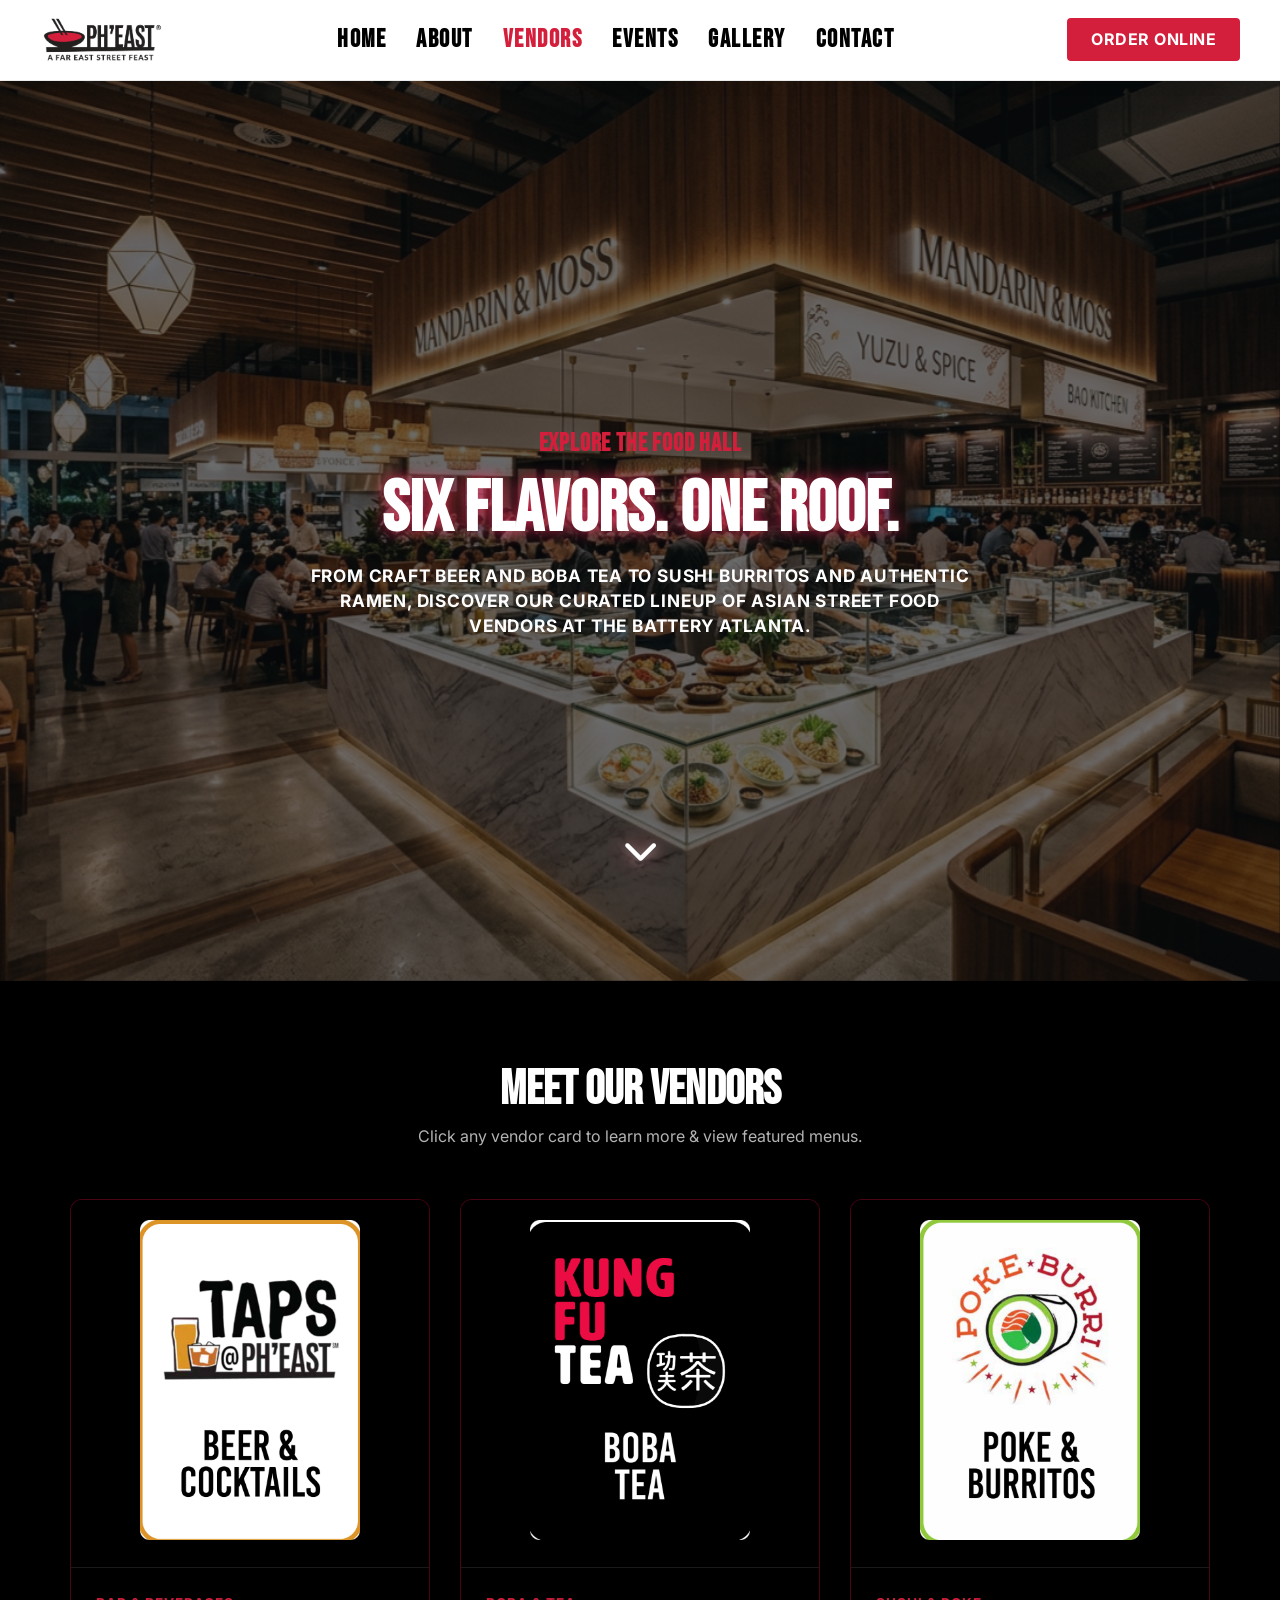
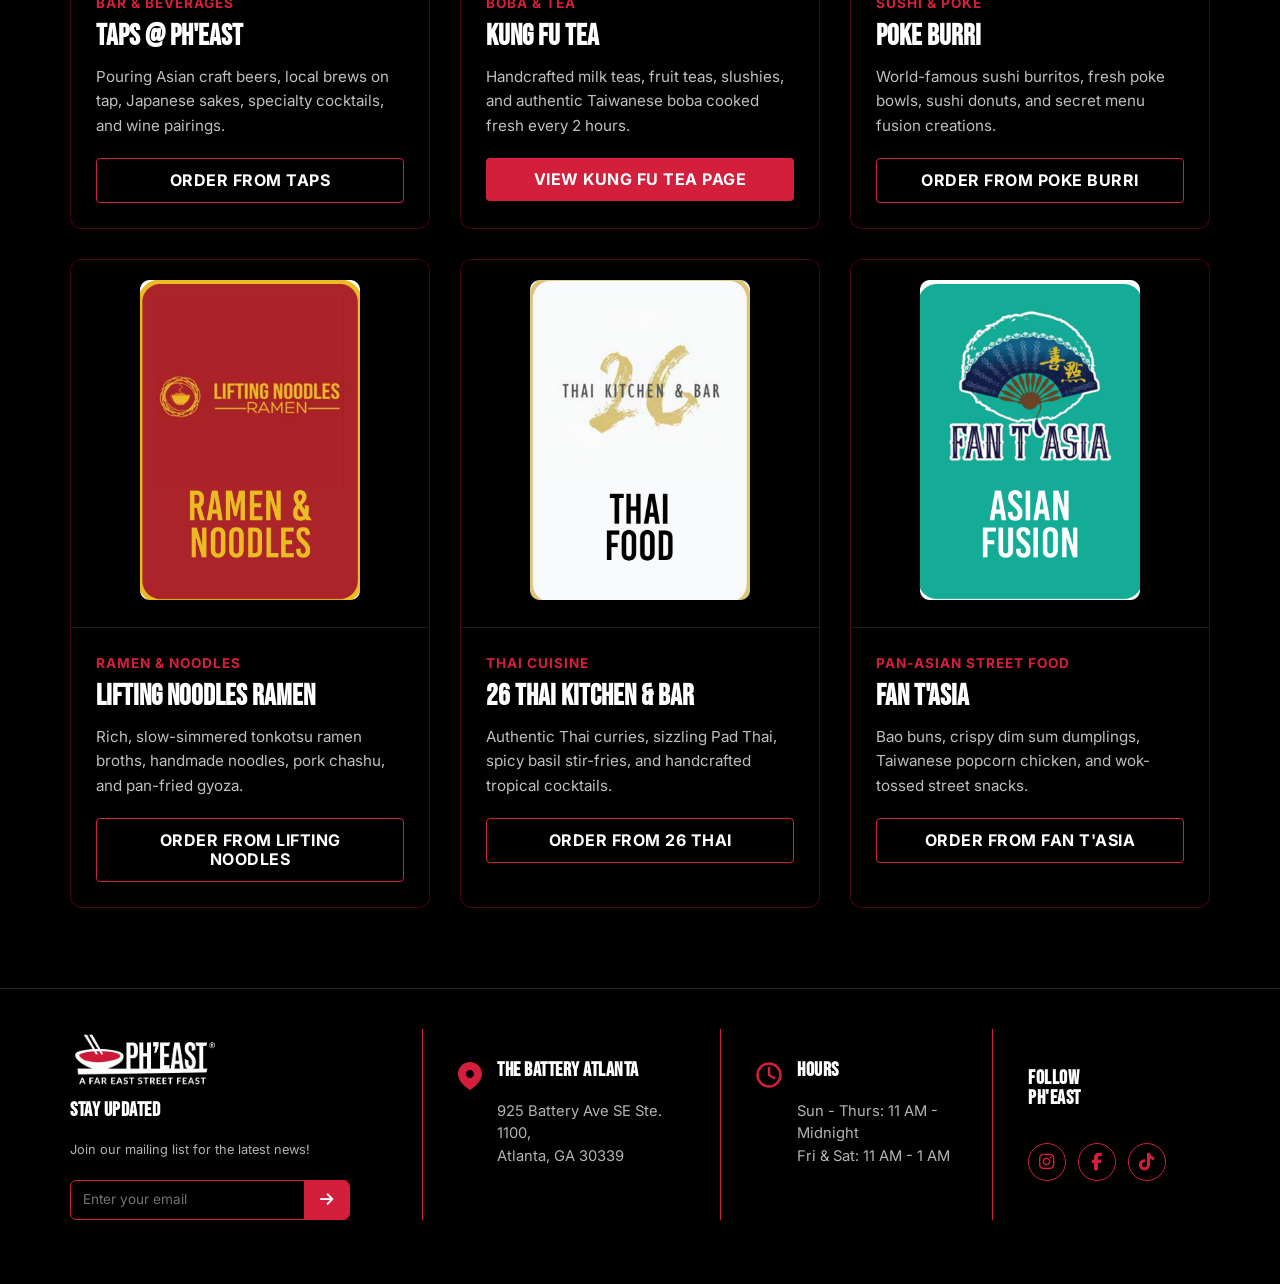
<file: vendor.html>
<!DOCTYPE html>
<html lang="en" data-theme="bold">
<head>
  <meta charset="UTF-8">
  <meta name="viewport" content="width=device-width, initial-scale=1.0">
  <title>Vendors @ PH'EAST | Asian Food Hall in The Battery Atlanta</title>
  <meta name="description" content="Discover all 6 Asian street food vendors inside PH'EAST Food Hall at The Battery Atlanta. TAPs, Kung Fu Tea, Poke Burri, Lifting Noodles, 26 Thai & Fan T'Asia.">
  <link rel="stylesheet" href="https://cdnjs.cloudflare.com/ajax/libs/font-awesome/6.5.1/css/all.min.css">
  <link rel="stylesheet" href="styles.css">
</head>
<body>
  <!-- THEME SWITCHER BAR -->

  <!-- NAVIGATION HEADER -->
  <header class="main-header">
    <div class="container header-inner">
      <a href="index.html" class="brand-logo">
        <img src="assets/PHEAST-logo-transparent.png" alt="PH'EAST Food Hall" style="height: 52px; width: auto; object-fit: contain;" class="logo-main">
      </a>
      <nav class="nav-menu">
        <button class="mobile-menu-close" onclick="toggleMobileMenu()" aria-label="Close Menu">&times;</button>
        <div class="mobile-menu-top-btn-wrap">
          <button class="btn btn-primary mobile-menu-top-btn" onclick="openOrderModal(); toggleMobileMenu();">ORDER ONLINE</button>
        </div>
        <div class="mobile-menu-links">
          <a href="index.html" class="nav-link">Home</a>
          <a href="about.html" class="nav-link">About</a>
          <a href="vendor.html" class="nav-link active">Vendors</a>
          <a href="events.html" class="nav-link">Events</a>
          <a href="gallery.html" class="nav-link">Gallery</a>
          <a href="contact.html" class="nav-link">Contact</a>
        </div>
        <div class="mobile-menu-footer">
          <div class="mobile-menu-card">
            <span class="mobile-menu-card-label">CONTACT INFO</span>
            <p class="mobile-menu-card-address">The Battery Atlanta — 925 Battery Ave SE<br>Suite 1100, Atlanta, GA 30339</p>
            <a href="tel:4043430409" class="mobile-menu-card-phone">+1 (404) 343-0409</a>
            <div class="mobile-menu-socials">
              <a href="https://www.instagram.com/pheastfoodhall/" target="_blank" class="mobile-social-link" aria-label="Instagram"><i class="fa-brands fa-instagram"></i></a>
              <a href="https://www.facebook.com/pheastfoodhall/" target="_blank" class="mobile-social-link" aria-label="Facebook"><i class="fa-brands fa-facebook"></i></a>
              <a href="https://www.yelp.com/biz/pheast-food-hall-atlanta" target="_blank" class="mobile-social-link" aria-label="Yelp"><i class="fa-brands fa-yelp"></i></a>
            </div>
            <button class="btn btn-primary mobile-menu-card-btn" onclick="openOrderModal(); toggleMobileMenu();">ORDER ONLINE</button>
          </div>
        </div>
      </nav>
      <div style="display: flex; gap: 15px; align-items: center;">
        <button class="btn btn-primary" onclick="openOrderModal()">Order Online</button>
        <button class="mobile-nav-toggle" onclick="toggleMobileMenu()" aria-label="Toggle Navigation"><i class="fa-solid fa-bars"></i></button>
      </div>
    </div>
  </header>

  <!-- HERO SECTION -->
  <section class="hero-section" style="min-height: 420px;">
    <div class="hero-backdrop">
      <img src="assets/gourmet.jpg" alt="Vendors Hero">
      <div class="overlay"></div>
    </div>
    <div class="hero-content" style="max-width: 900px; padding: 60px 20px;">
      <span class="hero-subtitle text-accent" style="color: #D41F3C !important; font-family: 'Bebas Kai', 'Bebas Kai Regular', 'Bebas Neue', sans-serif; font-size: 1.55rem; letter-spacing: 2.5px; text-transform: uppercase; font-weight: 700; display: block; margin-bottom: 8px; animation-delay: 0.2s;">EXPLORE THE FOOD HALL</span>
      <h1 class="hero-title" style="font-size: 4.5rem; margin: 0 0 15px 0;">SIX FLAVORS. ONE ROOF.</h1>
      <p class="hero-subtitle" style="font-size: 1.08rem; font-weight: 700; text-transform: uppercase; letter-spacing: 0.8px; line-height: 1.45; max-width: 680px; margin: 0 auto; color: #ffffff; animation-delay: 0.5s;">From craft beer and boba tea to sushi burritos and authentic ramen, discover our curated lineup of Asian street food vendors at The Battery Atlanta.</p>
    </div>
    <a href="#next-section" class="hero-scroll-indicator" onclick="scrollToNextSection(event)" aria-label="Scroll to next section">
      <i class="fa-solid fa-chevron-down"></i>
    </a>
  </section>

  <!-- ALL VENDORS DIRECTORY SECTION -->
  <section class="section" style="padding: 80px 0; background: #000000;">
    <div class="container" style="max-width: 1180px;">
      <div style="text-align: center; margin-bottom: 50px;">
        <h2 style="color: #ffffff; font-family: 'Bebas Kai', 'Bebas Kai Regular', 'Bebas Neue', sans-serif; font-size: 3rem; margin: 0; text-transform: uppercase;">MEET OUR VENDORS</h2>
        <p style="color: rgba(255,255,255,0.7); font-size: 1rem; margin-top: 5px;">Click any vendor card to learn more &amp; view featured menus.</p>
      </div>

      <div style="display: grid; grid-template-columns: repeat(auto-fit, minmax(320px, 1fr)); gap: 30px;">
        <!-- Vendor 1: TAPs -->
        <div class="vendor-card reveal-element reveal-scale" style="background: #000000; border: 1px solid rgba(243, 15, 61, 0.3); border-radius: 12px; overflow: hidden; transition: transform 0.3s ease;">
          <div style="background: #000; padding: 20px; text-align: center; border-bottom: 1px solid rgba(255,255,255,0.1);">
            <img src="assets/logo_taps.png?v=6" alt="TAPs @ PH'EAST" style="max-width: 220px; width: 100%; height: auto; display: inline-block;">
          </div>
          <div style="padding: 25px;">
            <span style="color: #D41F3C; font-size: 0.85rem; font-weight: 700; text-transform: uppercase; letter-spacing: 1px; display: block; margin-bottom: 5px;">BAR &amp; BEVERAGES</span>
            <h3 style="color: #ffffff; font-family: 'Bebas Kai', 'Bebas Kai Regular', 'Bebas Neue', sans-serif; font-size: 1.8rem; margin: 0 0 10px 0;">TAPs @ PH'EAST</h3>
            <p style="color: rgba(255,255,255,0.75); font-size: 0.95rem; line-height: 1.6; margin-bottom: 20px;">Pouring Asian craft beers, local brews on tap, Japanese sakes, specialty cocktails, and wine pairings.</p>
            <button class="btn btn-outline" onclick="openOrderModal()" style="width: 100%; border: 1px solid #D41F3C; color: #ffffff;">ORDER FROM TAPs</button>
          </div>
        </div>

        <!-- Vendor 2: Kung Fu Tea -->
        <div class="vendor-card reveal-element reveal-scale" style="background: #000000; border: 1px solid rgba(243, 15, 61, 0.3); border-radius: 12px; overflow: hidden; transition: transform 0.3s ease;">
          <a href="kungfutea.html" style="display: block; text-decoration: none;">
            <div style="background: #000; padding: 20px; text-align: center; border-bottom: 1px solid rgba(255,255,255,0.1);">
              <img src="assets/logo_kungfutea.png?v=6" alt="Kung Fu Tea" style="max-width: 220px; width: 100%; height: auto; display: inline-block;">
            </div>
          </a>
          <div style="padding: 25px;">
            <span style="color: #D41F3C; font-size: 0.85rem; font-weight: 700; text-transform: uppercase; letter-spacing: 1px; display: block; margin-bottom: 5px;">BOBA &amp; TEA</span>
            <h3 style="color: #ffffff; font-family: 'Bebas Kai', 'Bebas Kai Regular', 'Bebas Neue', sans-serif; font-size: 1.8rem; margin: 0 0 10px 0;">KUNG FU TEA</h3>
            <p style="color: rgba(255,255,255,0.75); font-size: 0.95rem; line-height: 1.6; margin-bottom: 20px;">Handcrafted milk teas, fruit teas, slushies, and authentic Taiwanese boba cooked fresh every 2 hours.</p>
            <a href="kungfutea.html" class="btn btn-primary" style="display: block; text-align: center; width: 100%; background: #D41F3C; border-color: #D41F3C;">VIEW KUNG FU TEA PAGE</a>
          </div>
        </div>

        <!-- Vendor 3: Poke Burri -->
        <div class="vendor-card reveal-element reveal-scale" style="background: #000000; border: 1px solid rgba(243, 15, 61, 0.3); border-radius: 12px; overflow: hidden; transition: transform 0.3s ease;">
          <div style="background: #000; padding: 20px; text-align: center; border-bottom: 1px solid rgba(255,255,255,0.1);">
            <img src="assets/logo_pokeburri.png?v=6" alt="Poke Burri" style="max-width: 220px; width: 100%; height: auto; display: inline-block;">
          </div>
          <div style="padding: 25px;">
            <span style="color: #D41F3C; font-size: 0.85rem; font-weight: 700; text-transform: uppercase; letter-spacing: 1px; display: block; margin-bottom: 5px;">SUSHI &amp; POKE</span>
            <h3 style="color: #ffffff; font-family: 'Bebas Kai', 'Bebas Kai Regular', 'Bebas Neue', sans-serif; font-size: 1.8rem; margin: 0 0 10px 0;">POKE BURRI</h3>
            <p style="color: rgba(255,255,255,0.75); font-size: 0.95rem; line-height: 1.6; margin-bottom: 20px;">World-famous sushi burritos, fresh poke bowls, sushi donuts, and secret menu fusion creations.</p>
            <button class="btn btn-outline" onclick="openOrderModal()" style="width: 100%; border: 1px solid #D41F3C; color: #ffffff;">ORDER FROM POKE BURRI</button>
          </div>
        </div>

        <!-- Vendor 4: Lifting Noodles -->
        <div class="vendor-card reveal-element reveal-scale" style="background: #000000; border: 1px solid rgba(243, 15, 61, 0.3); border-radius: 12px; overflow: hidden; transition: transform 0.3s ease;">
          <div style="background: #000; padding: 20px; text-align: center; border-bottom: 1px solid rgba(255,255,255,0.1);">
            <img src="assets/logo_liftingnoodles.png?v=6" alt="Lifting Noodles Ramen" style="max-width: 220px; width: 100%; height: auto; display: inline-block;">
          </div>
          <div style="padding: 25px;">
            <span style="color: #D41F3C; font-size: 0.85rem; font-weight: 700; text-transform: uppercase; letter-spacing: 1px; display: block; margin-bottom: 5px;">RAMEN &amp; NOODLES</span>
            <h3 style="color: #ffffff; font-family: 'Bebas Kai', 'Bebas Kai Regular', 'Bebas Neue', sans-serif; font-size: 1.8rem; margin: 0 0 10px 0;">LIFTING NOODLES RAMEN</h3>
            <p style="color: rgba(255,255,255,0.75); font-size: 0.95rem; line-height: 1.6; margin-bottom: 20px;">Rich, slow-simmered tonkotsu ramen broths, handmade noodles, pork chashu, and pan-fried gyoza.</p>
            <button class="btn btn-outline" onclick="openOrderModal()" style="width: 100%; border: 1px solid #D41F3C; color: #ffffff;">ORDER FROM LIFTING NOODLES</button>
          </div>
        </div>

        <!-- Vendor 5: 26 Thai -->
        <div class="vendor-card reveal-element reveal-scale" style="background: #000000; border: 1px solid rgba(243, 15, 61, 0.3); border-radius: 12px; overflow: hidden; transition: transform 0.3s ease;">
          <div style="background: #000; padding: 20px; text-align: center; border-bottom: 1px solid rgba(255,255,255,0.1);">
            <img src="assets/logo_26thai.png?v=6" alt="26 Thai Kitchen & Bar" style="max-width: 220px; width: 100%; height: auto; display: inline-block;">
          </div>
          <div style="padding: 25px;">
            <span style="color: #D41F3C; font-size: 0.85rem; font-weight: 700; text-transform: uppercase; letter-spacing: 1px; display: block; margin-bottom: 5px;">THAI CUISINE</span>
            <h3 style="color: #ffffff; font-family: 'Bebas Kai', 'Bebas Kai Regular', 'Bebas Neue', sans-serif; font-size: 1.8rem; margin: 0 0 10px 0;">26 THAI KITCHEN &amp; BAR</h3>
            <p style="color: rgba(255,255,255,0.75); font-size: 0.95rem; line-height: 1.6; margin-bottom: 20px;">Authentic Thai curries, sizzling Pad Thai, spicy basil stir-fries, and handcrafted tropical cocktails.</p>
            <button class="btn btn-outline" onclick="openOrderModal()" style="width: 100%; border: 1px solid #D41F3C; color: #ffffff;">ORDER FROM 26 THAI</button>
          </div>
        </div>

        <!-- Vendor 6: Fan T'Asia -->
        <div class="vendor-card reveal-element reveal-scale" style="background: #000000; border: 1px solid rgba(243, 15, 61, 0.3); border-radius: 12px; overflow: hidden; transition: transform 0.3s ease;">
          <div style="background: #000; padding: 20px; text-align: center; border-bottom: 1px solid rgba(255,255,255,0.1);">
            <img src="assets/logo_fantasia.png?v=6" alt="Fan T'Asia" style="max-width: 220px; width: 100%; height: auto; display: inline-block;">
          </div>
          <div style="padding: 25px;">
            <span style="color: #D41F3C; font-size: 0.85rem; font-weight: 700; text-transform: uppercase; letter-spacing: 1px; display: block; margin-bottom: 5px;">PAN-ASIAN STREET FOOD</span>
            <h3 style="color: #ffffff; font-family: 'Bebas Kai', 'Bebas Kai Regular', 'Bebas Neue', sans-serif; font-size: 1.8rem; margin: 0 0 10px 0;">FAN T'ASIA</h3>
            <p style="color: rgba(255,255,255,0.75); font-size: 0.95rem; line-height: 1.6; margin-bottom: 20px;">Bao buns, crispy dim sum dumplings, Taiwanese popcorn chicken, and wok-tossed street snacks.</p>
            <button class="btn btn-outline" onclick="openOrderModal()" style="width: 100%; border: 1px solid #D41F3C; color: #ffffff;">ORDER FROM FAN T'ASIA</button>
          </div>
        </div>
      </div>
    </div>
  </section>

  <!-- FOOTER -->
  <footer class="main-footer">
    <div class="container" style="max-width: 1180px;">
      <div class="footer-grid-layout">
        <!-- Col 1: Logo & Newsletter -->
        <div class="footer-col">
          <img src="assets/PHEAST-logo-white-removebg-preview.png" alt="PH'EAST - A Far East Street Feast" class="footer-brand-logo">
          <h4 class="footer-heading">STAY UPDATED</h4>
          <p class="footer-subtext">Join our mailing list for the latest news!</p>
          <form class="footer-form" onsubmit="handleNewsletterSubmit(event)">
            <div class="footer-input-group">
              <input type="email" id="newsletter-email" placeholder="Enter your email" class="footer-input-box" required>
              <button type="submit" class="footer-submit-btn" aria-label="Subscribe">
                <i class="fa-solid fa-arrow-right"></i>
              </button>
            </div>
          </form>
        </div>

        <!-- Col 2: The Battery Atlanta Address -->
        <div class="footer-col">
          <div class="footer-header-with-icon">
            <svg class="footer-red-icon" width="24" height="28" viewBox="0 0 24 28" fill="none" xmlns="http://www.w3.org/2000/svg">
              <path d="M12 0C5.37 0 0 5.37 0 12C0 21 12 28 12 28C12 28 24 21 24 12C24 5.37 18.63 0 12 0ZM12 16C9.79 16 8 14.21 8 12C8 9.79 9.79 8 12 8C14.21 8 16 9.79 16 12C16 14.21 14.21 16 12 16Z" fill="#D41F3C"/>
            </svg>
            <div>
              <h4 class="footer-heading">THE BATTERY ATLANTA</h4>
              <p class="footer-info-text">
                925 Battery Ave SE Ste. 1100,<br>
                Atlanta, GA 30339
              </p>
            </div>
          </div>
        </div>

        <!-- Col 3: Hours -->
        <div class="footer-col">
          <div class="footer-header-with-icon">
            <svg class="footer-red-icon" width="26" height="26" viewBox="0 0 26 26" fill="none" xmlns="http://www.w3.org/2000/svg">
              <circle cx="13" cy="13" r="11.5" stroke="#D41F3C" stroke-width="2.5"/>
              <path d="M13 6V13L18 16" stroke="#D41F3C" stroke-width="2.5" stroke-linecap="round" stroke-linejoin="round"/>
            </svg>
            <div>
              <h4 class="footer-heading">HOURS</h4>
              <p class="footer-info-text">
                Sun - Thurs: 11 AM - Midnight<br>
                Fri &amp; Sat: 11 AM - 1 AM
              </p>
            </div>
          </div>
        </div>

        <!-- Col 4: Follow PH'EAST -->
        <div class="footer-col">
          <h4 class="footer-heading">FOLLOW <br class="footer-br">PH'EAST</h4>
          <div class="footer-social-row">
            <a href="#" class="social-circle-btn" aria-label="Instagram"><i class="fab fa-instagram"></i></a>
            <a href="#" class="social-circle-btn" aria-label="Facebook"><i class="fab fa-facebook-f"></i></a>
            <a href="#" class="social-circle-btn" aria-label="TikTok"><i class="fab fa-tiktok"></i></a>
          </div>
        </div>
      </div>
    </div>
  </footer>

  <!-- MODAL -->
  <div id="order-modal" class="modal-overlay">
    <div class="modal-card">
      <h2>Order Online</h2>
      <p style="margin-top: 10px;">Choose your vendor:</p>
      <div style="display: flex; flex-direction: column; gap: 10px; margin-top: 20px;">
        <button class="btn btn-outline" onclick="selectOrderVendor('Kung Fu Tea')">🧋 Kung Fu Tea</button>
        <button class="btn btn-outline" onclick="selectOrderVendor('Lifting Noodles')">🍜 Lifting Noodles</button>
        <button class="btn btn-outline" onclick="selectOrderVendor('Poke Burri')">🍣 Poke Burri</button>
        <button class="btn btn-outline" onclick="selectOrderVendor('26 Thai')">🍲 26 Thai Kitchen</button>
        <button class="btn btn-outline" onclick="selectOrderVendor('Fan T Asia')">🥟 Fan T'Asia</button>
        <button class="btn btn-ghost" onclick="closeOrderModal()" style="margin-top: 10px;">Cancel</button>
      </div>
    </div>
  </div>

  <div id="toast-notification" class="toast hidden">
    <span id="toast-text"></span>
  </div>

  <script src="app.js"></script>
</body>
</html>
</file>
<file: styles.css>
@import url('https://fonts.googleapis.com/css2?family=Bebas+Neue&family=Inter:wght@300;400;600;700;800&family=Playfair+Display:ital,wght@0,600;0,800;1,400&family=Plus+Jakarta+Sans:wght@400;600;700;800&family=Syne:wght@700;800&family=Space+Grotesk:wght@400;600;700&display=swap');

/* ==========================================================================
   CSS CUSTOM PROPERTIES (VARIABLES) - THEMES
   ========================================================================== */

/* 
   DEFAULT THEME (Fallback / Base)
   Mapping to "Bold & Dynamic" by default 
*/
:root {
  /* Colors */
  --bg-primary: #000000;
  --bg-secondary: #14161d;
  --bg-card: #1b1e29;
  --text-main: #ffffff;
  --text-muted: #a0a5b5;
  --text-inverse: #1a1a1a;
  --text-inverse-muted: #5a5a5a;
  
  --accent-primary: #D41F3C;
  --accent-secondary: #00f0ff;
  --accent-tertiary: #ffe600;
  
  --footer-bg: #000000;
  --bg-hero-overlay: rgba(11,12,16,0.60);
  
  /* Typography */
  --font-display: 'Bebas Kai', 'Bebas Kai Regular', 'Bebas Neue', sans-serif;
  --font-heading: 'Bebas Kai', 'Bebas Kai Regular', 'Bebas Neue', sans-serif;
  --font-body: 'Inter', sans-serif;
  
  /* Borders & Shadows */
  --btn-radius: 4px;
  --card-radius: 8px;
  --card-border: 1px solid rgba(255,42,95,0.3);
  --card-shadow: 0 10px 30px rgba(0,0,0,0.5);
  --btn-border: none;
  --btn-shadow: none;
  
  /* Visual Effects */
  --image-filter: none;
  --marquee-display: flex;
  
  /* Layout */
  --header-height: 80px;
  --switcher-height: 0px;
}

/* 
   THEME 1: BOLD & DYNAMIC 
*/
html[data-theme="bold"] {
  --bg-primary: #0b0c10;
  --bg-secondary: #14161d;
  --bg-card: #1b1e29;
  --text-main: #ffffff;
  --text-muted: #a0a5b5;
  
  --accent-primary: #D41F3C;
  --accent-secondary: #00f0ff;
  --accent-tertiary: #ffe600;
  
  --footer-bg: #090a0f;
  --bg-hero-overlay: rgba(11,12,16,0.60);
  
  --font-display: 'Bebas Kai', 'Bebas Kai Regular', 'Bebas Neue', sans-serif;
  --font-heading: 'Bebas Kai', 'Bebas Kai Regular', 'Bebas Neue', sans-serif;
  --font-body: 'Inter', sans-serif;
  
  --btn-radius: 4px;
  --card-radius: 8px;
  --card-border: 1px solid rgba(255,42,95,0.3);
  --card-shadow: 0 10px 30px rgba(0,0,0,0.5);
  --btn-border: none;
  --btn-shadow: none;
  
  --image-filter: none;
  --marquee-display: flex;
}

/* 
   THEME 2: ZEN GARDEN (MINIMAL) 
*/
html[data-theme="minimal"] {
  --bg-primary: #1a1a1a;
  --bg-secondary: #f5f0e8; /* Sake white */
  --bg-card: #f5f0e8;
  --text-main: #f5f0e8;
  --text-muted: rgba(245,240,232,0.7);
  --text-inverse: #1a1a1a;
  --text-inverse-muted: #5a5a5a;
  
  --accent-primary: #c9a96e; /* Gold */
  --accent-secondary: #5a7a5a; /* Bamboo Green */
  --accent-tertiary: #b5574c; /* Soft Red */
  
  --footer-bg: #1a1a1a;
  --bg-hero-overlay: rgba(26,26,26,0.40);
  
  --font-display: 'Bebas Kai', 'Bebas Kai Regular', 'Bebas Neue', sans-serif;
  --font-heading: 'Bebas Kai', 'Bebas Kai Regular', 'Bebas Neue', sans-serif;
  --font-body: 'Plus Jakarta Sans', sans-serif;
  
  --btn-radius: 30px;
  --card-radius: 4px;
  --card-border: none;
  --card-shadow: 0 15px 35px rgba(0,0,0,0.15);
  --btn-border: 1px solid var(--accent-primary);
  --btn-shadow: none;
  
  --image-filter: sepia(0.3) contrast(1.1);
  --marquee-display: none;
}

/* 
   THEME 3: NEON POP (APP) 
*/
html[data-theme="app"] {
  --bg-primary: #ffffff;
  --bg-secondary: #f4f6f8;
  --bg-card: #ffffff;
  --text-main: #18181b;
  --text-muted: #475569;
  
  --accent-primary: #7c3aed; /* Violet */
  --accent-secondary: #ec4899; /* Pink */
  --accent-tertiary: #84cc16; /* Lime Green */
  --accent-quaternary: #f97316; /* Orange */
  
  --footer-bg: #18181b;
  --bg-hero-overlay: rgba(124,58,237,0.25);
  
  --font-display: 'Bebas Kai', 'Bebas Kai Regular', 'Bebas Neue', sans-serif;
  --font-heading: 'Bebas Kai', 'Bebas Kai Regular', 'Bebas Neue', sans-serif;
  --font-body: 'Inter', sans-serif;
  
  --btn-radius: 24px;
  --card-radius: 24px;
  --card-border: 3px solid var(--accent-primary);
  --card-shadow: 6px 6px 0px rgba(124,58,237,0.2);
  --btn-border: 2px solid #000;
  --btn-shadow: 4px 4px 0px #000;
  
  --image-filter: saturate(1.2) contrast(1.1);
  --marquee-display: none;
}


/* ==========================================================================
   RESET & BASE STYLES
   ========================================================================== */

*, *::before, *::after {
  box-sizing: border-box;
  margin: 0;
  padding: 0;
}

html, body {
  background-color: #000000 !important;
}

html {
  font-size: 16px;
  scroll-behavior: smooth;
  height: 100%;
}

body {
  font-family: var(--font-body);
  color: var(--text-main);
  line-height: 1.6;
  padding-top: var(--switcher-height);
  transition: background-color 0.4s ease, color 0.4s ease;
  overflow-x: hidden;
  min-height: 100vh;
  display: flex;
  flex-direction: column;
  -webkit-font-smoothing: antialiased;
  -moz-osx-font-smoothing: grayscale;
}

a {
  color: inherit;
  text-decoration: none;
  transition: color 0.3s ease;
}

ul, ol {
  list-style: none;
}

img, picture, video, canvas, svg {
  display: block;
  max-width: 100%;
  height: auto;
}

input, button, textarea, select {
  font: inherit;
  color: inherit;
  border: none;
  background: transparent;
  outline: none;
}

button {
  cursor: pointer;
}

h1, h2, h3, h4, h5, h6 {
  font-family: var(--font-heading);
  font-weight: 700;
  line-height: 1.2;
  margin-bottom: 1rem;
}

h1 { font-size: 3rem; }
h2 { font-size: 2.5rem; }
h3 { font-size: 2rem; }
h4 { font-size: 1.5rem; }
h5 { font-size: 1.25rem; }
h6 { font-size: 1rem; }

p {
  margin-bottom: 1rem;
}

/* ==========================================================================
   TYPOGRAPHY UTILITIES
   ========================================================================== */

.font-display { font-family: var(--font-display); }
.font-heading { font-family: var(--font-heading); }
.font-body { font-family: var(--font-body); }

.text-main { color: var(--text-main); }
.text-muted { color: var(--text-muted); }
.text-accent-primary { color: var(--accent-primary); }
.text-accent-secondary { color: var(--accent-secondary); }
.text-accent-tertiary { color: var(--accent-tertiary); }
.text-inverse { color: var(--text-inverse); }
.text-inverse-muted { color: var(--text-inverse-muted); }

.text-left { text-align: left; }
.text-center { text-align: center; }
.text-right { text-align: right; }
.text-justify { text-align: justify; }

.text-uppercase { text-transform: uppercase; }
.text-lowercase { text-transform: lowercase; }
.text-capitalize { text-transform: capitalize; }

.font-weight-light { font-weight: 300; }
.font-weight-normal { font-weight: 400; }
.font-weight-semibold { font-weight: 600; }
.font-weight-bold { font-weight: 700; }
.font-weight-extrabold { font-weight: 800; }

.text-xs { font-size: 0.75rem; }
.text-sm { font-size: 0.875rem; }
.text-base { font-size: 1rem; }
.text-lg { font-size: 1.125rem; }
.text-xl { font-size: 1.25rem; }
.text-2xl { font-size: 1.5rem; }
.text-3xl { font-size: 1.875rem; }
.text-4xl { font-size: 2.25rem; }
.text-5xl { font-size: 3rem; }
.text-6xl { font-size: 4rem; }

/* ==========================================================================
   LAYOUT UTILITIES
   ========================================================================== */

.container {
  max-width: 1240px;
  margin: 0 auto;
  padding: 0 20px;
  width: 100%;
}

.container-fluid {
  width: 100%;
  padding: 0 20px;
}

.d-block { display: block; }
.d-inline-block { display: inline-block; }
.d-inline { display: inline; }
.d-flex { display: flex; }
.d-inline-flex { display: inline-flex; }
.d-grid { display: grid; }
.d-none { display: none; }

.flex-row { flex-direction: row; }
.flex-column { flex-direction: column; }
.flex-row-reverse { flex-direction: row-reverse; }
.flex-column-reverse { flex-direction: column-reverse; }

.flex-wrap { flex-wrap: wrap; }
.flex-nowrap { flex-wrap: nowrap; }

.justify-content-start { justify-content: flex-start; }
.justify-content-end { justify-content: flex-end; }
.justify-content-center { justify-content: center; }
.justify-content-between { justify-content: space-between; }
.justify-content-around { justify-content: space-around; }
.justify-content-evenly { justify-content: space-evenly; }

.align-items-start { align-items: flex-start; }
.align-items-end { align-items: flex-end; }
.align-items-center { align-items: center; }
.align-items-baseline { align-items: baseline; }
.align-items-stretch { align-items: stretch; }

.flex-grow-1 { flex-grow: 1; }
.flex-shrink-0 { flex-shrink: 0; }

.w-100 { width: 100%; }
.w-75 { width: 75%; }
.w-50 { width: 50%; }
.w-25 { width: 25%; }
.h-100 { height: 100%; }
.vh-100 { height: 100vh; }
.vw-100 { width: 100vw; }

.position-relative { position: relative; }
.position-absolute { position: absolute; }
.position-fixed { position: fixed; }
.position-sticky { position: sticky; }

.inset-0 {
  top: 0;
  right: 0;
  bottom: 0;
  left: 0;
}

.z-1 { z-index: 1; }
.z-2 { z-index: 2; }
.z-10 { z-index: 10; }
.z-100 { z-index: 100; }
.z-1000 { z-index: 1000; }

.overflow-hidden { overflow: hidden; }
.overflow-auto { overflow: auto; }
.overflow-visible { overflow: visible; }

/* SPACING UTILITIES */
.m-0 { margin: 0; }
.mt-0 { margin-top: 0; }
.mr-0 { margin-right: 0; }
.mb-0 { margin-bottom: 0; }
.ml-0 { margin-left: 0; }
.mx-0 { margin-left: 0; margin-right: 0; }
.my-0 { margin-top: 0; margin-bottom: 0; }

.m-1 { margin: 0.25rem; }
.mt-1 { margin-top: 0.25rem; }
.mb-1 { margin-bottom: 0.25rem; }
.mx-1 { margin-left: 0.25rem; margin-right: 0.25rem; }
.my-1 { margin-top: 0.25rem; margin-bottom: 0.25rem; }

.m-2 { margin: 0.5rem; }
.mt-2 { margin-top: 0.5rem; }
.mb-2 { margin-bottom: 0.5rem; }
.mx-2 { margin-left: 0.5rem; margin-right: 0.5rem; }
.my-2 { margin-top: 0.5rem; margin-bottom: 0.5rem; }

.m-3 { margin: 1rem; }
.mt-3 { margin-top: 1rem; }
.mb-3 { margin-bottom: 1rem; }
.mx-3 { margin-left: 1rem; margin-right: 1rem; }
.my-3 { margin-top: 1rem; margin-bottom: 1rem; }

.m-4 { margin: 1.5rem; }
.mt-4 { margin-top: 1.5rem; }
.mb-4 { margin-bottom: 1.5rem; }
.mx-4 { margin-left: 1.5rem; margin-right: 1.5rem; }
.my-4 { margin-top: 1.5rem; margin-bottom: 1.5rem; }

.m-5 { margin: 3rem; }
.mt-5 { margin-top: 3rem; }
.mb-5 { margin-bottom: 3rem; }
.mx-5 { margin-left: 3rem; margin-right: 3rem; }
.my-5 { margin-top: 3rem; margin-bottom: 3rem; }

.m-auto { margin: auto; }
.mx-auto { margin-left: auto; margin-right: auto; }
.my-auto { margin-top: auto; margin-bottom: auto; }

.p-0 { padding: 0; }
.pt-0 { padding-top: 0; }
.pr-0 { padding-right: 0; }
.pb-0 { padding-bottom: 0; }
.pl-0 { padding-left: 0; }
.px-0 { padding-left: 0; padding-right: 0; }
.py-0 { padding-top: 0; padding-bottom: 0; }

.p-1 { padding: 0.25rem; }
.pt-1 { padding-top: 0.25rem; }
.pb-1 { padding-bottom: 0.25rem; }
.px-1 { padding-left: 0.25rem; padding-right: 0.25rem; }
.py-1 { padding-top: 0.25rem; padding-bottom: 0.25rem; }

.p-2 { padding: 0.5rem; }
.pt-2 { padding-top: 0.5rem; }
.pb-2 { padding-bottom: 0.5rem; }
.px-2 { padding-left: 0.5rem; padding-right: 0.5rem; }
.py-2 { padding-top: 0.5rem; padding-bottom: 0.5rem; }

.p-3 { padding: 1rem; }
.pt-3 { padding-top: 1rem; }
.pb-3 { padding-bottom: 1rem; }
.px-3 { padding-left: 1rem; padding-right: 1rem; }
.py-3 { padding-top: 1rem; padding-bottom: 1rem; }

.p-4 { padding: 1.5rem; }
.pt-4 { padding-top: 1.5rem; }
.pb-4 { padding-bottom: 1.5rem; }
.px-4 { padding-left: 1.5rem; padding-right: 1.5rem; }
.py-4 { padding-top: 1.5rem; padding-bottom: 1.5rem; }

.p-5 { padding: 3rem; }
.pt-5 { padding-top: 3rem; }
.pb-5 { padding-bottom: 3rem; }
.px-5 { padding-left: 3rem; padding-right: 3rem; }
.py-5 { padding-top: 3rem; padding-bottom: 3rem; }

/* ==========================================================================
   ANIMATIONS & KEYFRAMES
   ========================================================================== */

@keyframes fadeIn {
  from { opacity: 0; transform: translateY(20px); }
  to { opacity: 1; transform: translateY(0); }
}

@keyframes slideInLeft {
  from { opacity: 0; transform: translateX(-50px); }
  to { opacity: 1; transform: translateX(0); }
}

@keyframes slideInRight {
  from { opacity: 0; transform: translateX(50px); }
  to { opacity: 1; transform: translateX(0); }
}

@keyframes pulse {
  0% { transform: scale(1); }
  50% { transform: scale(1.05); }
  100% { transform: scale(1); }
}

@keyframes wiggle {
  0% { transform: rotate(0deg); }
  25% { transform: rotate(3deg); }
  50% { transform: rotate(0deg); }
  75% { transform: rotate(-3deg); }
  100% { transform: rotate(0deg); }
}

@keyframes float {
  0% { transform: translateY(0px); }
  50% { transform: translateY(-15px); }
  100% { transform: translateY(0px); }
}

@keyframes marquee {
  0% { transform: translateX(0); }
  100% { transform: translateX(-50%); }
}

@keyframes spin {
  from { transform: rotate(0deg); }
  to { transform: rotate(360deg); }
}

.animate-fade-in { animation: fadeIn 0.8s ease forwards; }
.animate-slide-left { animation: slideInLeft 0.8s ease forwards; }
.animate-slide-right { animation: slideInRight 0.8s ease forwards; }
.animate-pulse { animation: pulse 2s infinite ease-in-out; }
.animate-float { animation: float 3s ease-in-out infinite; }
.animate-wiggle { animation: wiggle 1s ease-in-out infinite; }

/* ==========================================================================
   THEME SWITCHER BAR
   ========================================================================== */

#theme-switcher-bar {
  position: fixed;
  top: 0;
  left: 0;
  width: 100%;
  height: var(--switcher-height);
  background: #0f172a;
  z-index: 10000;
  color: #fff;
  border-bottom: 1px solid rgba(255,255,255,0.1);
  display: flex;
  align-items: center;
}

.switcher-container {
  display: flex;
  justify-content: space-between;
  align-items: center;
  width: 100%;
}

.switcher-brand {
  font-family: 'Inter', sans-serif;
  font-weight: 700;
  font-size: 0.9rem;
  letter-spacing: 1px;
  text-transform: uppercase;
  color: rgba(255,255,255,0.7);
}

.switcher-buttons {
  display: flex;
  gap: 10px;
  align-items: center;
}

.switcher-label {
  font-size: 0.85rem;
  color: rgba(255,255,255,0.5);
  margin-right: 10px;
}

.theme-btn {
  background: rgba(255,255,255,0.1);
  border: 1px solid rgba(255,255,255,0.2);
  color: #fff;
  padding: 6px 16px;
  border-radius: 30px; /* Pill buttons */
  font-size: 0.85rem;
  font-weight: 600;
  transition: all 0.2s ease;
}

.theme-btn:hover {
  background: rgba(255,255,255,0.2);
}

/* Active states for theme buttons in switcher */
html[data-theme="bold"] .theme-btn[data-target-theme="bold"],
html:not([data-theme="minimal"]):not([data-theme="app"]) .theme-btn[data-target-theme="bold"] {
  background: #D41F3C;
  border-color: #D41F3C;
  color: #fff;
  box-shadow: 0 0 10px rgba(255,42,95,0.5);
}

html[data-theme="minimal"] .theme-btn[data-target-theme="minimal"] {
  background: #c9a96e;
  border-color: #c9a96e;
  color: #1a1a1a;
}

html[data-theme="app"] .theme-btn[data-target-theme="app"] {
  background: linear-gradient(135deg, #7c3aed, #ec4899);
  border-color: transparent;
  color: #fff;
  box-shadow: 2px 2px 0px #000;
}

/* ==========================================================================
   NAVIGATION & HEADER
   ========================================================================== */

.main-header {
  position: sticky;
  position: relative !important;
  top: var(--switcher-height);
  width: 100%;
  z-index: 900;
  transition: all 0.3s ease;
  background-color: #ffffff !important;
  border-bottom: 1px solid rgba(0, 0, 0, 0.08) !important;
  box-shadow: 0 4px 15px rgba(0, 0, 0, 0.05);
}

.header-inner {
  display: flex;
  justify-content: space-between;
  align-items: center;
  height: var(--header-height);
}

.brand-logo, .logo-main {
  font-family: var(--font-display);
  font-size: 2rem;
  font-weight: 700;
  letter-spacing: 1px;
  color: var(--text-main);
  height: 52px !important;
  width: auto;
  object-fit: contain;
}

.nav-menu {
  display: flex;
  gap: 30px;
  align-items: center;
}

.nav-link {
  text-transform: uppercase;
  font-family: 'Bebas Kai', 'Bebas Kai Regular', 'Bebas Neue', sans-serif !important;
  color: #000000 !important;
  font-weight: 700;
  font-size: 1.55rem;
  letter-spacing: 1.5px;
  position: relative;
  transition: color 0.3s ease;
}

.nav-link:hover, .nav-link.active {
  color: #D41F3C !important;
}

.mobile-nav-toggle {
  display: none;
  background: none;
  border: none;
  color: #000000 !important;
  font-size: 1.5rem;
  cursor: pointer;
}

/* Theme specifics for Header */
html[data-theme="bold"] .main-header,
html[data-theme="minimal"] .main-header,
html[data-theme="app"] .main-header {
  background-color: #ffffff !important;
  border-bottom: 1px solid rgba(0, 0, 0, 0.08) !important;
}
@media (min-width: 769px) {
  html[data-theme="bold"] .nav-link,
  html[data-theme="minimal"] .nav-link,
  html[data-theme="app"] .nav-link {
    color: #000000 !important;
  }
}
html[data-theme="bold"] .nav-link:hover,
html[data-theme="bold"] .nav-link.active,
html[data-theme="minimal"] .nav-link:hover,
html[data-theme="minimal"] .nav-link.active,
html[data-theme="app"] .nav-link:hover,
html[data-theme="app"] .nav-link.active {
  color: #D41F3C !important;
}


/* ==========================================================================
   BUTTONS
   ========================================================================== */

.btn {
  display: inline-flex;
  align-items: center;
  justify-content: center;
  padding: 12px 24px;
  font-family: var(--font-body);
  font-weight: 700;
  font-size: 1rem;
  border-radius: var(--btn-radius);
  transition: all 0.15s cubic-bezier(0.4, 0, 0.2, 1);
  text-align: center;
  line-height: 1.2;
  border: var(--btn-border);
  box-shadow: var(--btn-shadow);
  text-transform: uppercase;
  letter-spacing: 0.5px;
}

.btn:active {
  transform: scale(0.98);
}

.btn:disabled {
  opacity: 0.6;
  cursor: not-allowed;
}

/* Button Variants */
.btn-primary {
  background-color: var(--accent-primary);
  color: #fff;
  transition: all 0.15s cubic-bezier(0.4, 0, 0.2, 1);
}

.btn-primary:hover {
  background-color: #ff2a5f;
  color: #ffffff;
  box-shadow: 0 0 15px #D41F3C, 0 0 30px rgba(212, 31, 60, 0.8), inset 0 0 10px rgba(255, 255, 255, 0.3);
  transform: translateY(-2px);
}

.btn-outline {
  background-color: transparent;
  border: 2px solid #D41F3C;
  color: #ffffff;
  transition: all 0.15s cubic-bezier(0.4, 0, 0.2, 1);
}

.btn-outline:hover {
  background-color: #D41F3C;
  color: #ffffff;
  border-color: #ff3b5c;
  box-shadow: 0 0 15px #D41F3C, 0 0 30px rgba(212, 31, 60, 0.8), inset 0 0 10px rgba(255, 255, 255, 0.3);
}

.btn-ghost {
  background-color: transparent;
  border: none;
  box-shadow: none;
  color: var(--text-main);
}
.btn-ghost:hover {
  background-color: rgba(255,255,255,0.05);
}

/* Button Sizes */
.btn-sm {
  padding: 8px 16px;
  font-size: 0.875rem;
}

.btn-lg {
  padding: 16px 32px;
  font-size: 1.125rem;
}

.btn-block {
  display: flex;
  width: 100%;
}

/* Theme specifics for Buttons */
/* BOLD */
html[data-theme="bold"] .btn-primary {
  background-color: var(--accent-primary);
  color: #fff;
}
html[data-theme="bold"] .btn-primary:hover {
  background-color: #ff2a5f;
  box-shadow: 0 0 15px #D41F3C, 0 0 30px rgba(212, 31, 60, 0.8), inset 0 0 10px rgba(255, 255, 255, 0.3);
  transform: translateY(-2px);
}
html[data-theme="bold"] .btn-outline {
  border: 2px solid #D41F3C;
  color: #ffffff;
  transition: all 0.3s ease;
}
html[data-theme="bold"] .btn-outline:hover {
  background-color: #D41F3C;
  color: #ffffff;
  border-color: #ff3b5c;
  box-shadow: 0 0 15px #D41F3C, 0 0 30px rgba(212, 31, 60, 0.8), inset 0 0 10px rgba(255, 255, 255, 0.3);
}

/* MINIMAL */
html[data-theme="minimal"] .btn {
  text-transform: none; /* Elegant case */
  font-weight: 600;
  letter-spacing: 1px;
}
html[data-theme="minimal"] .btn-primary {
  background-color: transparent;
  border: 1px solid var(--accent-primary);
  color: var(--accent-primary);
}
html[data-theme="minimal"] .btn-primary:hover {
  background-color: var(--accent-primary);
  color: #1a1a1a;
}
html[data-theme="minimal"] .btn-outline {
  border: 1px solid var(--text-main);
  color: var(--text-main);
}
html[data-theme="minimal"] .btn-outline:hover {
  background-color: var(--text-main);
  color: #1a1a1a;
}

/* APP */
html[data-theme="app"] .btn {
  text-transform: none;
  font-family: var(--font-heading);
}
html[data-theme="app"] .btn-primary {
  background: linear-gradient(135deg, var(--accent-primary), var(--accent-secondary));
  color: #fff;
  border: 2px solid #000;
  box-shadow: 4px 4px 0px #000;
}
html[data-theme="app"] .btn-primary:hover {
  transform: translate(-2px, -2px);
  box-shadow: 6px 6px 0px #000;
}
html[data-theme="app"] .btn-primary:active {
  transform: translate(2px, 2px);
  box-shadow: 2px 2px 0px #000;
}
html[data-theme="app"] .btn-outline {
  background: #fff;
  border: 2px solid #000;
  color: #000;
  box-shadow: 4px 4px 0px #000;
}
html[data-theme="app"] .btn-outline:hover {
  background: #f4f6f8;
  transform: translate(-2px, -2px);
  box-shadow: 6px 6px 0px #000;
}


/* ==========================================================================
   MARQUEE
   ========================================================================== */

.marquee-wrapper {
  display: var(--marquee-display);
  width: 100%;
  overflow: hidden;
  background-color: var(--accent-primary);
  color: #fff;
  padding: 10px 0;
  white-space: nowrap;
  position: relative;
  z-index: 10;
  border-top: 1px solid rgba(0,0,0,0.1);
  border-bottom: 1px solid rgba(0,0,0,0.1);
}

.marquee-track {
  display: flex;
  width: max-content;
  animation: marquee 35s linear infinite;
  font-family: var(--font-display);
  font-size: 1.5rem;
  letter-spacing: 2px;
  text-transform: uppercase;
}

.marquee-half {
  display: flex;
}

/* Ensure spans have proper spacing */
.marquee-half span {
  padding-right: 30px;
}

html[data-theme="bold"] .marquee-wrapper {
  background-color: var(--accent-primary);
  color: #fff;
  box-shadow: 0 0 20px rgba(255,42,95,0.4);
}

/* ==========================================================================
   HERO SECTION
   ========================================================================== */

.hero-section {
  position: relative;
  height: 100vh;
  min-height: 100vh;
  display: flex;
  align-items: center;
  justify-content: center;
  overflow: hidden;
  padding: 0;
}

.hero-backdrop {
  position: absolute;
  inset: 0;
  z-index: 1;
}

@keyframes heroImgReveal {
  0% { transform: scale(1.1); filter: blur(15px); opacity: 0; }
  100% { transform: scale(1); filter: var(--image-filter); opacity: 1; }
}

@keyframes heroOverlayReveal {
  0% { opacity: 0; }
  100% { opacity: 1; }
}

@keyframes heroTextReveal {
  0% { transform: translateY(30px); opacity: 0; filter: blur(10px); }
  100% { transform: translateY(0); opacity: 1; filter: blur(0); }
}

.hero-backdrop img {
  width: 100%;
  height: 100%;
  object-fit: cover;
  filter: var(--image-filter);
  transition: filter 0.5s ease;
  animation: heroImgReveal 2.5s cubic-bezier(0.16, 1, 0.3, 1) forwards;
}

.hero-backdrop .overlay {
  position: absolute;
  inset: 0;
  background: var(--bg-hero-overlay);
  transition: background 0.5s ease;
  animation: heroOverlayReveal 2s ease forwards;
}

.hero-content {
  position: relative;
  z-index: 2;
  text-align: center;
  max-width: 800px;
  margin: 0 auto;
  padding: 0 20px;
}

.hero-title {
  font-family: 'Balboa Bold', 'Balboa', 'Bebas Kai', 'Bebas Kai Regular', 'Bebas Neue', sans-serif !important;
  font-size: 5.2rem;
  line-height: 1.05;
  margin-bottom: 20px;
  color: #fff;
  opacity: 0;
  animation: heroTextReveal 1.8s cubic-bezier(0.16, 1, 0.3, 1) forwards;
  animation-delay: 0.3s;
}

.hero-subtitle {
  font-size: 1.25rem;
  color: #ffffff;
  margin-bottom: 25px;
  opacity: 0;
  animation: heroTextReveal 1.8s cubic-bezier(0.16, 1, 0.3, 1) forwards;
  animation-delay: 0.5s;
  font-weight: 700 !important;
  text-transform: uppercase !important;
  letter-spacing: 0.8px !important;
}

.hero-left .hero-content {
  text-align: left;
  margin-left: 8%;
  margin-right: auto;
}

.hero-left .hero-title {
  text-align: left;
}

html[data-theme="bold"] .hero-left .hero-title {
  text-align: left;
}

.hero-buttons {
  display: flex;
  gap: 15px;
  justify-content: center;
  flex-wrap: wrap;
}

.hero-left .hero-buttons {
  justify-content: flex-start;
}

/* Hero Scroll Down Indicator - White Heartbeat Pulsing Arrow */
.hero-scroll-indicator {
  position: fixed !important;
  bottom: 25px !important;
  left: 50% !important;
  transform: translateX(-50%) !important;
  z-index: 999 !important;
  width: 50px !important;
  height: 50px !important;
  background: transparent !important;
  border: none !important;
  box-shadow: none !important;
  display: flex !important;
  align-items: center !important;
  justify-content: center !important;
  text-decoration: none !important;
  cursor: pointer !important;
  transition: opacity 0.25s ease !important;
}

.hero-scroll-indicator i {
  display: inline-block !important;
  color: #ffffff !important;
  font-size: 2.2rem !important;
  filter: drop-shadow(0 2px 6px rgba(255, 255, 255, 0.5)) drop-shadow(0 0 10px rgba(212, 31, 60, 0.4));
  animation: smoothBreathArrow 2.6s ease-in-out infinite !important;
  transition: filter 0.25s ease, color 0.25s ease !important;
}

.hero-scroll-indicator:hover i {
  color: #ffffff !important;
  filter: drop-shadow(0 0 20px rgba(255, 255, 255, 1)) drop-shadow(0 0 32px rgba(212, 31, 60, 1)) !important;
}

@keyframes smoothBreathArrow {
  0%, 100% {
    transform: translateY(0px) scale(1);
    filter: drop-shadow(0 2px 6px rgba(255, 255, 255, 0.5)) drop-shadow(0 0 10px rgba(212, 31, 60, 0.4));
  }
  50% {
    transform: translateY(12px) scale(1.15);
    filter: drop-shadow(0 4px 14px rgba(255, 255, 255, 0.85)) drop-shadow(0 0 20px rgba(212, 31, 60, 0.7));
  }
}

@media (max-width: 768px) {
  .hero-scroll-indicator {
    bottom: 20px !important;
    width: 48px !important;
    height: 48px !important;
  }
  
  .hero-scroll-indicator i {
    font-size: 2.2rem !important;
  }
}

/* Theme Specifics for Hero */
/* BOLD */
html[data-theme="bold"] .hero-title {
  text-align: center;
  text-shadow: 0 0 15px rgba(255,42,95,0.8);
  color: #fff;
  max-width: 100%;
  overflow-wrap: break-word;
  word-break: break-word;
  padding: 0 10px;
  box-sizing: border-box;
}

/* MINIMAL */
html[data-theme="minimal"] .hero-content {
  text-align: left;
  max-width: 900px;
  margin: 0; /* Left align within flex container needs adjusting */
  margin-right: auto;
  margin-left: 10%;
}
html[data-theme="minimal"] .hero-title {
  font-style: italic;
  font-size: 3rem;
  font-weight: 400;
  color: var(--bg-secondary);
}
html[data-theme="minimal"] .hero-subtitle {
  font-size: 1.1rem;
  letter-spacing: 0.5px;
}

/* APP */
html[data-theme="app"] .hero-content {
  background-color: #fff;
  border-radius: var(--card-radius);
  border: 4px solid #000;
  box-shadow: 8px 8px 0px var(--accent-primary);
  padding: 50px 40px;
  color: var(--text-main);
}
html[data-theme="app"] .hero-title {
  color: #000;
}
html[data-theme="app"] .hero-subtitle {
  color: var(--text-muted);
  font-weight: 600;
}
/* Confetti for app theme */
html[data-theme='app'] .hero-section::before,
html[data-theme='app'] .hero-section::after {
  content: '✨';
  position: absolute;
  font-size: 2rem;
  z-index: 3;
  animation: float 3s ease-in-out infinite;
}
html[data-theme='app'] .hero-section::before { top: 20%; left: 10%; }
html[data-theme='app'] .hero-section::after { bottom: 20%; right: 10%; animation-delay: 1.5s; }


/* ==========================================================================
   SECTIONS & LAYOUT
   ========================================================================== */

.section {
  padding: 80px 0;
  position: relative;
}

.bg-secondary-section {
  background-color: var(--bg-secondary);
}

.section-header {
  text-align: center;
  margin-bottom: 50px;
  position: relative;
  z-index: 2;
}

.section-title {
  font-family: var(--font-display);
  font-size: 3.5rem;
  color: var(--accent-primary);
  margin-bottom: 10px;
}

.section-subtitle {
  color: var(--text-muted);
  font-family: var(--font-body);
  font-size: 1.1rem;
  max-width: 600px;
  margin: 0 auto;
}

/* Theme specifics for Sections */
/* BOLD */
html[data-theme="bold"] .section-title {
  color: var(--accent-primary);
  text-transform: uppercase;
}

/* MINIMAL */
html[data-theme="minimal"] .section-title {
  color: var(--accent-primary);
  font-weight: 400;
  position: relative;
  display: inline-block;
  padding-bottom: 15px;
}
html[data-theme="minimal"] .section-title::after {
  content: '';
  position: absolute;
  bottom: 0;
  left: 50%;
  transform: translateX(-50%);
  width: 40px;
  height: 1px;
  background-color: var(--accent-primary);
}
/* Minimal decorations */
html[data-theme='minimal'] .section::after {
  content: '';
  display: block;
  width: 60px;
  height: 1px;
  background: var(--accent-primary);
  margin: 40px auto 0;
}
html[data-theme='minimal'] .section::before {
  content: '◯';
  display: block;
  text-align: center;
  color: var(--accent-primary);
  font-size: 0.8rem;
  margin-bottom: 10px;
  opacity: 0.5;
}
/* Minimal secondary section overrides */
html[data-theme='minimal'] .bg-secondary-section {
  color: var(--text-inverse);
}
html[data-theme='minimal'] .bg-secondary-section .text-muted,
html[data-theme='minimal'] .bg-secondary-section .section-subtitle {
  color: var(--text-inverse-muted);
}

/* APP */
html[data-theme="app"] .section-title {
  color: var(--accent-primary);
  position: relative;
  display: inline-block;
}
html[data-theme="app"] .section-title::before {
  content: '🍔 ';
}
html[data-theme="app"] .section-title::after {
  content: ' 🍕';
}


/* ==========================================================================
   CARDS (VENDORS)
   ========================================================================== */

.vendors-grid {
  display: grid;
  grid-template-columns: repeat(auto-fit, minmax(300px, 1fr));
  gap: 30px;
}

.vendor-card {
  background-color: var(--bg-card);
  border-radius: var(--card-radius);
  border: var(--card-border);
  box-shadow: var(--card-shadow);
  overflow: hidden;
  transition: transform 0.3s ease, box-shadow 0.3s ease, border-color 0.3s ease;
  position: relative;
  display: flex;
  flex-direction: column;
}

.vendor-card:hover {
  transform: translateY(-10px);
}

.vendor-header-art {
  height: 180px;
  background-size: cover;
  background-position: center;
  display: flex;
  align-items: center;
  justify-content: center;
  color: #fff;
  font-family: var(--font-display);
  font-size: 2rem;
  text-shadow: 0 2px 4px rgba(0,0,0,0.8);
  position: relative;
}

.vendor-header-art::before {
  content: '';
  position: absolute;
  inset: 0;
  background: linear-gradient(to bottom, rgba(0,0,0,0.1), rgba(0,0,0,0.6));
}

.vendor-header-art span {
  position: relative;
  z-index: 2;
}

.vendor-body {
  padding: 20px;
  display: flex;
  flex-direction: column;
  flex-grow: 1;
}

.vendor-name {
  font-family: var(--font-heading);
  font-size: 1.5rem;
  margin-bottom: 10px;
  color: inherit;
}

.vendor-desc {
  color: var(--text-muted);
  font-size: 0.95rem;
  margin-bottom: 20px;
  flex-grow: 1;
}

.vendor-tags {
  display: flex;
  gap: 8px;
  flex-wrap: wrap;
  margin-bottom: 15px;
}

.vendor-tag {
  background: rgba(128,128,128,0.1);
  padding: 4px 10px;
  border-radius: 20px;
  font-size: 0.75rem;
  font-weight: 600;
  text-transform: uppercase;
}

/* Theme specifics for Vendor Cards */
/* BOLD */
html[data-theme="bold"] .vendor-card {
  background-color: var(--bg-card);
}
html[data-theme="bold"] .vendor-card:hover {
  border-color: var(--accent-primary);
  box-shadow: 0 10px 30px rgba(255,42,95,0.2), 0 0 15px rgba(255,42,95,0.4) inset;
}

/* MINIMAL */
html[data-theme="minimal"] .vendor-card {
  background-color: var(--bg-card);
  color: var(--text-inverse);
  box-shadow: none;
}
html[data-theme="minimal"] .vendor-card:hover {
  transform: translateY(-5px);
}
html[data-theme="minimal"] .vendor-card .vendor-desc {
  color: var(--text-inverse-muted);
}
html[data-theme="minimal"] .vendor-header-art {
  clip-path: circle(40% at 50% 50%);
  margin-top: 20px;
  background-color: #e8e2d5;
  filter: sepia(0.3) contrast(1.1);
}
html[data-theme="minimal"] .vendor-header-art::before {
  display: none;
}
html[data-theme="minimal"] .vendor-name {
  text-align: center;
  margin-top: 10px;
}
html[data-theme="minimal"] .vendor-desc {
  text-align: center;
}
html[data-theme="minimal"] .vendor-tags {
  justify-content: center;
}

/* APP */
html[data-theme="app"] .vendor-card {
  background-color: #fff;
  border: 3px solid var(--accent-primary);
  box-shadow: 6px 6px 0px rgba(124,58,237,0.2);
  transform: rotate(-1deg);
}
html[data-theme="app"] .vendor-card:nth-child(even) {
  transform: rotate(1deg);
  border-color: var(--accent-secondary);
  box-shadow: 6px 6px 0px rgba(236,72,153,0.2);
}
html[data-theme="app"] .vendor-card:hover {
  transform: translateY(-5px) rotate(0deg);
  box-shadow: 8px 8px 0px rgba(0,0,0,1);
}
html[data-theme="app"] .vendor-header-art {
  border-bottom: 3px solid #000;
  filter: saturate(1.2);
}


/* ==========================================================================
   EVENTS CARDS
   ========================================================================== */

.event-card {
  background-color: var(--bg-card);
  border-radius: var(--card-radius);
  border: var(--card-border);
  box-shadow: var(--card-shadow);
  padding: 25px;
  transition: all 0.3s ease;
  display: flex;
  flex-direction: column;
}

.event-date-badge {
  background-color: var(--accent-primary);
  color: #fff;
  display: inline-flex;
  flex-direction: column;
  align-items: center;
  justify-content: center;
  padding: 10px 15px;
  border-radius: var(--btn-radius);
  font-family: var(--font-display);
  font-weight: 700;
  line-height: 1;
  margin-bottom: 15px;
  align-self: flex-start;
}

.event-date-badge .day { font-size: 1.5rem; }
.event-date-badge .month { font-size: 1rem; text-transform: uppercase; }

.event-title {
  font-family: var(--font-heading);
  font-size: 1.25rem;
  margin-bottom: 10px;
}

.event-meta {
  color: var(--text-muted);
  font-size: 0.9rem;
  margin-bottom: 15px;
  display: flex;
  flex-direction: column;
  gap: 5px;
}

.event-meta i { margin-right: 5px; color: var(--accent-primary); }

/* Theme specifics follow same logic as vendor cards */
html[data-theme="minimal"] .event-card {
  color: var(--text-inverse);
}
html[data-theme="minimal"] .event-card .event-meta {
  color: var(--text-inverse-muted);
}
html[data-theme="minimal"] .event-date-badge {
  background-color: transparent;
  color: var(--accent-primary);
  border: 1px solid var(--accent-primary);
}

html[data-theme="app"] .event-card {
  border: 2px solid #000;
  box-shadow: 4px 4px 0px #000;
}
html[data-theme="app"] .event-card:hover {
  transform: translate(-2px,-2px);
  box-shadow: 6px 6px 0px #000;
}


/* ==========================================================================
   GALLERY
   ========================================================================== */

.gallery-filters {
  display: flex;
  justify-content: center;
  gap: 15px;
  flex-wrap: wrap;
  margin-bottom: 40px;
}

.filter-pill {
  padding: 8px 20px;
  border-radius: var(--btn-radius);
  border: 2px solid #444444;
  color: #ffffff;
  background: transparent;
  font-family: var(--font-body);
  font-weight: 600;
  transition: all 0.3s ease;
  text-transform: uppercase;
  font-size: 0.85rem;
  cursor: pointer;
}

.filter-pill:hover, .filter-pill.active {
  border-color: #ff3b5c;
  background-color: #D41F3C;
  color: #ffffff;
  box-shadow: 0 0 15px #D41F3C, 0 0 30px rgba(212, 31, 60, 0.8), inset 0 0 10px rgba(255, 255, 255, 0.3);
}

.gallery-grid {
  column-count: 3;
  column-gap: 20px;
}

.gallery-item {
  break-inside: avoid;
  margin-bottom: 20px;
  border-radius: var(--card-radius);
  border: var(--card-border);
  overflow: hidden;
  position: relative;
  cursor: pointer;
}

.gallery-item img {
  width: 100%;
  display: block;
  filter: var(--image-filter);
  transition: transform 0.5s ease, filter 0.5s ease;
}

.gallery-item:hover img {
  transform: scale(1.05);
}

/* Theme specifics */
html[data-theme="bold"] .filter-pill.active {
  background: rgba(255,42,95,0.1);
  box-shadow: 0 0 10px rgba(255,42,95,0.3) inset;
}
html[data-theme="minimal"] .filter-pill {
  border-radius: 30px;
  color: var(--text-main);
  border-color: rgba(245,240,232,0.3);
}
html[data-theme="minimal"] .bg-secondary-section .filter-pill {
  color: var(--text-inverse-muted);
  border-color: rgba(26,26,26,0.2);
}
html[data-theme="minimal"] .filter-pill.active {
  border-color: var(--accent-primary);
  color: var(--accent-primary);
}
html[data-theme="app"] .filter-pill {
  border: 2px solid #000;
  box-shadow: 2px 2px 0px #000;
  background: #fff;
  color: #000;
}
html[data-theme="app"] .filter-pill.active {
  background: var(--accent-primary);
  color: #fff;
}


/* ==========================================================================
   CONTACT FORM
   ========================================================================== */

.contact-grid {
  display: grid;
  grid-template-columns: 1fr 1fr;
  gap: 50px;
}

.contact-info h3 { margin-bottom: 20px; }
.contact-info p { margin-bottom: 10px; display: flex; align-items: center; gap: 10px; }
.contact-info i { color: var(--accent-primary); font-size: 1.2rem; }

.form-group {
  margin-bottom: 20px;
}

.form-label {
  display: block;
  margin-bottom: 8px;
  font-weight: 600;
  color: var(--text-main);
  font-size: 0.9rem;
}

.form-control {
  width: 100%;
  padding: 15px;
  background-color: var(--bg-card);
  border: 1px solid rgba(255,255,255,0.1);
  border-radius: var(--btn-radius);
  color: var(--text-main);
  font-family: var(--font-body);
  transition: all 0.3s ease;
}

textarea.form-control {
  min-height: 120px;
  resize: vertical;
}

.form-control:focus {
  border-color: var(--accent-primary);
  box-shadow: 0 0 0 2px rgba(255,42,95,0.2);
}

/* Theme specifics */
/* BOLD */
html[data-theme="bold"] .form-control {
  background-color: #14161d;
  border-color: rgba(255,255,255,0.1);
}
html[data-theme="bold"] .form-control:focus {
  border-color: var(--accent-primary);
  box-shadow: 0 0 10px rgba(255,42,95,0.3) inset;
}

/* MINIMAL */
html[data-theme="minimal"] .form-control {
  background-color: transparent;
  border: none;
  border-bottom: 1px solid var(--text-muted);
  border-radius: 0;
  padding: 10px 0;
}
html[data-theme="minimal"] .bg-secondary-section .form-control {
  color: var(--text-inverse);
  border-bottom-color: rgba(26,26,26,0.3);
}
html[data-theme="minimal"] .form-control:focus {
  box-shadow: none;
  border-bottom-color: var(--accent-primary);
}

/* APP */
html[data-theme="app"] .form-control {
  background-color: #fff;
  border: 2px solid #000;
  color: #000;
  border-radius: 12px;
}
html[data-theme="app"] .form-control:focus {
  box-shadow: 4px 4px 0px var(--accent-primary);
}


/* ==========================================================================
   FAQ ACCORDION
   ========================================================================== */

.faq-list {
  max-width: 800px;
  margin: 0 auto;
}

.faq-item {
  border-bottom: 1px solid rgba(255,255,255,0.1);
  margin-bottom: 15px;
}

.faq-btn {
  width: 100%;
  text-align: left;
  background: transparent;
  border: none;
  padding: 20px 0;
  font-family: var(--font-heading);
  font-size: 1.25rem;
  color: var(--text-main);
  cursor: pointer;
  display: flex;
  justify-content: space-between;
  align-items: center;
  transition: color 0.3s ease;
}

.faq-btn:hover {
  color: var(--accent-primary);
}

.faq-btn::after {
  content: '+';
  font-size: 1.5rem;
  font-weight: 300;
  transition: transform 0.3s ease;
}

.faq-btn.active::after {
  transform: rotate(45deg); /* turns + into x */
}

.faq-content {
  max-height: 0;
  overflow: hidden;
  transition: max-height 0.3s ease-out;
}

.faq-content-inner {
  padding-bottom: 20px;
  color: var(--text-muted);
}

/* Theme specifics */
html[data-theme="minimal"] .faq-item {
  border-bottom-color: rgba(245,240,232,0.2);
}
html[data-theme="minimal"] .bg-secondary-section .faq-item {
  border-bottom-color: rgba(26,26,26,0.1);
}
html[data-theme="minimal"] .bg-secondary-section .faq-btn {
  color: var(--text-inverse);
}
html[data-theme="app"] .faq-item {
  background: #fff;
  border: 2px solid #000;
  border-radius: 12px;
  margin-bottom: 15px;
  overflow: hidden;
}
html[data-theme="app"] .faq-btn {
  padding: 15px 20px;
  color: #000;
}
html[data-theme="app"] .faq-content-inner {
  padding: 0 20px 20px;
  color: var(--text-muted);
}


/* ==========================================================================
   STATS ROW
   ========================================================================== */

.stats-row {
  display: flex;
  justify-content: center;
  gap: 80px;
  padding: 40px 0;
}

.stat-item {
  text-align: center;
}

.stat-number {
  font-family: var(--font-display);
  font-size: 4rem;
  color: var(--accent-primary);
  line-height: 1;
  margin-bottom: 10px;
}

.stat-label {
  color: var(--text-muted);
  text-transform: uppercase;
  font-weight: 600;
  letter-spacing: 1px;
  font-size: 0.9rem;
}

/* Theme Specifics */
html[data-theme="app"] .stat-number {
  text-shadow: 2px 2px 0px #000;
}


/* ==========================================================================
   TESTIMONIALS
   ========================================================================== */

.testimonials-grid {
  display: grid;
  grid-template-columns: repeat(auto-fit, minmax(300px, 1fr));
  gap: 30px;
}

.testimonial-card {
  background-color: #000000 !important;
  padding: 30px;
  border-radius: var(--card-radius);
  border: 2.5px solid #D41F3C !important;
  box-shadow: 0 8px 20px rgba(0,0,0,0.4);
  display: flex;
  flex-direction: column;
}

.testimonial-rating {
  color: var(--accent-primary);
  margin-bottom: 15px;
  font-size: 1.2rem;
}

.testimonial-text {
  font-style: italic;
  font-size: 1.1rem;
  margin-bottom: 20px;
  flex-grow: 1;
  color: var(--text-main);
}

.testimonial-author {
  font-family: var(--font-heading);
  font-weight: 700;
  font-size: 1.1rem;
  color: var(--accent-primary);
}

.testimonial-role {
  color: var(--text-muted);
  font-size: 0.85rem;
}

/* Theme specifics */
html[data-theme="minimal"] .testimonial-card {
  color: var(--text-inverse);
}
html[data-theme="minimal"] .testimonial-text {
  color: var(--text-inverse);
}
html[data-theme="minimal"] .testimonial-role {
  color: var(--text-inverse-muted);
}
html[data-theme="app"] .testimonial-card {
  border: 2px solid #000;
  box-shadow: 4px 4px 0px rgba(0,0,0,0.1);
  background: #fff;
}
html[data-theme="app"] .testimonial-text {
  color: #000;
  font-style: normal;
}


/* ==========================================================================
   VALUES GRID
   ========================================================================== */

.about-kungfu-grid {
  display: grid;
  grid-template-columns: 340px 1fr;
  gap: 50px;
  align-items: start;
}

.values-grid {
  display: grid;
  grid-template-columns: repeat(4, 1fr);
  gap: 30px;
}

.value-card {
  text-align: center;
  padding: 30px 20px;
  background-color: #000000 !important;
  border-radius: var(--card-radius);
  border: 2.5px solid #D41F3C !important;
  box-shadow: 0 8px 20px rgba(0,0,0,0.4);
  transition: transform 0.3s ease;
}

.value-card:hover {
  transform: translateY(-5px);
}

.value-icon {
  font-size: 3rem;
  color: var(--accent-primary);
  margin-bottom: 20px;
}

.value-title {
  font-family: var(--font-heading);
  font-size: 1.25rem;
  margin-bottom: 10px;
}

.value-desc {
  color: var(--text-muted);
  font-size: 0.95rem;
}

/* Theme specifics logic similar to vendors */
html[data-theme="minimal"] .value-card { color: var(--text-inverse); box-shadow: none; }
html[data-theme="minimal"] .value-desc { color: var(--text-inverse-muted); }
html[data-theme="app"] .value-card { border: 2px solid #000; box-shadow: 4px 4px 0px #000; background: #fff;}
html[data-theme="app"] .value-title { color: #000;}


/* ==========================================================================
   FOOTER
   ========================================================================== */

.main-footer {
  background-color: var(--footer-bg);
  color: #fff;
  padding: 80px 0 20px;
  border-top: 1px solid rgba(255,255,255,0.05);
}

.footer-grid {
  display: grid;
  grid-template-columns: repeat(auto-fit, minmax(250px, 1fr));
  gap: 40px;
  margin-bottom: 60px;
}

.footer-col h4 {
  color: #fff;
  margin-bottom: 20px;
  font-size: 1.25rem;
}

.footer-col p {
  color: rgba(255,255,255,0.7);
  margin-bottom: 10px;
}

.footer-links {
  display: flex;
  flex-direction: column;
  gap: 10px;
}

.footer-links a {
  color: rgba(255,255,255,0.7);
  transition: color 0.2s ease;
}

.footer-links a:hover {
  color: var(--accent-primary);
}

.newsletter-form {
  display: flex;
  gap: 10px;
  margin-top: 15px;
}

.newsletter-form input {
  flex-grow: 1;
  padding: 10px 15px;
  background: rgba(255,255,255,0.1);
  border: 1px solid rgba(255,255,255,0.2);
  border-radius: var(--btn-radius);
  color: #fff;
}

.newsletter-form input:focus {
  border-color: var(--accent-primary);
}

.social-links {
  display: flex;
  gap: 15px;
  margin-top: 20px;
}

.social-links a {
  display: inline-flex;
  align-items: center;
  justify-content: center;
  width: 40px;
  height: 40px;
  background: rgba(255,255,255,0.1);
  border-radius: 50%;
  color: #fff;
  font-size: 1.2rem;
  transition: all 0.3s ease;
}

.social-links a:hover {
  background: var(--accent-primary);
  transform: translateY(-3px);
}

.footer-bottom {
  text-align: center;
  padding-top: 20px;
  border-top: 1px solid rgba(255,255,255,0.1);
  color: rgba(255,255,255,0.5);
  font-size: 0.9rem;
}


/* ==========================================================================
   MODAL & OVERLAYS
   ========================================================================== */

.modal-overlay {
  position: fixed;
  inset: 0;
  background: rgba(0,0,0,0.8);
  backdrop-filter: blur(8px);
  z-index: 10001;
  display: none; /* Flex when active */
  align-items: center;
  justify-content: center;
  padding: 20px;
  opacity: 0;
  transition: opacity 0.3s ease;
}

.modal-overlay.active {
  display: flex;
  opacity: 1;
}

.modal-card {
  background-color: #000000 !important;
  color: var(--text-main);
  padding: 40px;
  border-radius: var(--card-radius);
  max-width: 600px;
  width: 100%;
  position: relative;
  transform: translateY(20px);
  transition: transform 0.3s ease;
  border: 4px solid var(--accent-primary);
  box-shadow: 0 0 20px rgba(212,31,60,0.3);
}

.modal-card h2 {
  font-family: var(--font-display);
  font-size: 2.5rem;
  margin-bottom: 20px;
  letter-spacing: 1px;
}

.modal-overlay.active .modal-card {
  transform: translateY(0);
}

.modal-close {
  position: absolute;
  top: 20px;
  right: 20px;
  background: transparent;
  border: none;
  color: var(--text-muted);
  font-size: 1.5rem;
  cursor: pointer;
  transition: color 0.2s ease;
}

.modal-close:hover {
  color: var(--accent-primary);
}

/* Modal Buttons Styling */
.modal-card .btn-outline {
  border: 2px solid white !important;
  color: white !important;
}
.modal-card .btn-outline:hover {
  border: 2px solid var(--accent-primary) !important;
  background: rgba(212,31,60,0.1) !important;
  color: var(--accent-primary) !important;
}

/* ==========================================================================
   TOAST NOTIFICATION
   ========================================================================== */

.toast-container {
  position: fixed;
  bottom: 20px;
  right: 20px;
  z-index: 10002;
  display: flex;
  flex-direction: column;
  gap: 10px;
}

.toast {
  background-color: var(--accent-primary);
  color: #fff;
  padding: 15px 25px;
  border-radius: 8px;
  box-shadow: 0 5px 15px rgba(0,0,0,0.3);
  display: flex;
  align-items: center;
  justify-content: space-between;
  min-width: 300px;
  transform: translateY(0);
  opacity: 1;
  transition: all 0.3s cubic-bezier(0.68, -0.55, 0.265, 1.55);
}

.toast.hidden {
  opacity: 0;
  pointer-events: none;
  transform: translateY(20px) scale(0.95);
}

/* ==========================================================================
   RESPONSIVE BREAKPOINTS & MOBILE ADAPTATION (390px / 393px Universal Optimization)
   ========================================================================== */

html, body {
  overflow-x: hidden !important;
  max-width: 100vw !important;
}

@media (max-width: 1200px) {
  .container { max-width: 960px; }
}

@media (max-width: 1024px) {
  .container { max-width: 720px; }
  
  .vendors-grid,
  .values-grid,
  .private-events-grid {
    grid-template-columns: repeat(2, 1fr);
  }
  
  .contact-grid {
    grid-template-columns: 1fr;
  }
  
  .stats-row {
    flex-wrap: wrap;
    gap: 30px;
  }
}

@media (min-width: 769px) {
  .mobile-menu-close,
  .mobile-menu-top-btn-wrap,
  .mobile-menu-footer {
    display: none !important;
  }
  .mobile-menu-links {
    display: flex;
    gap: 30px;
    align-items: center;
  }
}

@media (max-width: 768px) {
  .container { max-width: 100%; padding: 0 16px; }
  
  .header-inner {
    padding: 0 16px;
  }

  /* Hide header bar Order Online button next to hamburger icon on mobile */
  .header-inner > .btn-primary,
  .header-inner > div > .btn-primary {
    display: none !important;
  }

  .nav-menu {
    display: none;
    position: fixed !important;
    top: 0 !important;
    left: 0 !important;
    width: 100vw !important;
    height: 100vh !important;
    height: 100dvh !important;
    background-color: #000000 !important;
    flex-direction: column !important;
    justify-content: space-between !important;
    padding: 30px 20px 30px 20px !important;
    gap: 0 !important;
    z-index: 100000 !important;
    overflow-y: auto !important;
    box-sizing: border-box !important;
    animation: fadeIn 0.3s ease;
  }
  
  .nav-menu.active {
    display: flex !important;
  }

  .mobile-menu-close {
    position: absolute;
    top: 15px;
    right: 20px;
    background: transparent;
    border: none;
    color: #ffffff;
    font-size: 2.5rem;
    line-height: 1;
    cursor: pointer;
    z-index: 100002;
    padding: 5px 10px;
  }

  /* Top ORDER ONLINE button inside hamburger menu */
  .mobile-menu-top-btn-wrap {
    width: 100%;
    margin-top: 40px;
    margin-bottom: 10px;
  }

  .mobile-menu-top-btn {
    width: 100%;
    height: 48px;
    display: flex;
    align-items: center;
    justify-content: center;
    background: #D41F3C !important;
    border: 2px solid #D41F3C !important;
    color: #ffffff !important;
    font-family: 'Bebas Kai', 'Bebas Kai Regular', 'Bebas Neue', sans-serif !important;
    font-size: 1.4rem !important;
    letter-spacing: 1.5px !important;
    border-radius: 8px !important;
    box-shadow: 0 0 15px rgba(212, 31, 60, 0.6) !important;
    cursor: pointer;
  }

  .mobile-menu-links {
    display: flex;
    flex-direction: column;
    gap: 8px;
    margin-top: 15px;
    text-align: center;
  }

  html[data-theme] .nav-menu .nav-link,
  html[data-theme="bold"] .nav-menu .nav-link,
  html[data-theme="minimal"] .nav-menu .nav-link,
  html[data-theme="app"] .nav-menu .nav-link,
  .nav-menu .nav-link {
    font-family: 'Bebas Kai', 'Bebas Kai Regular', 'Bebas Neue', sans-serif !important;
    font-size: 1.85rem !important;
    color: #ffffff !important;
    text-decoration: none !important;
    text-transform: uppercase !important;
    letter-spacing: 2px !important;
    padding: 10px 0 !important;
    border-bottom: 1px solid rgba(255, 255, 255, 0.1) !important;
    text-align: center !important;
    transition: all 0.2s ease !important;
    display: block !important;
  }

  .nav-menu .nav-link:last-child {
    border-bottom: none !important;
  }

  html[data-theme] .nav-menu .nav-link:hover,
  html[data-theme] .nav-menu .nav-link.active,
  html[data-theme="bold"] .nav-menu .nav-link:hover,
  html[data-theme="bold"] .nav-menu .nav-link.active,
  .nav-menu .nav-link:hover,
  .nav-menu .nav-link.active {
    color: #D41F3C !important;
    background-color: rgba(212, 31, 60, 0.15) !important;
    border-radius: 6px;
  }

  /* Mobile menu footer contact card */
  .mobile-menu-footer {
    margin-top: 25px;
    padding-top: 15px;
    border-top: 1px solid rgba(255, 255, 255, 0.15);
  }

  .mobile-menu-card {
    background: rgba(255, 255, 255, 0.04);
    border: 1.5px solid rgba(212, 31, 60, 0.6);
    border-radius: 12px;
    padding: 18px 16px;
    text-align: center;
    display: flex;
    flex-direction: column;
    align-items: center;
  }

  .mobile-menu-card-label {
    color: #D41F3C;
    font-family: 'Bebas Kai', 'Bebas Kai Regular', 'Bebas Neue', sans-serif;
    font-size: 1.3rem;
    letter-spacing: 2px;
    margin-bottom: 6px;
    display: block;
  }

  .mobile-menu-card-address {
    color: rgba(255, 255, 255, 0.85);
    font-size: 0.85rem;
    line-height: 1.4;
    margin-bottom: 10px;
    font-family: 'Inter', sans-serif;
  }

  .mobile-menu-card-phone {
    color: #ffffff;
    font-weight: 700;
    font-size: 1.1rem;
    text-decoration: none;
    margin-bottom: 12px;
    display: inline-block;
    letter-spacing: 0.5px;
    transition: color 0.2s ease;
  }
  .mobile-menu-card-phone:hover {
    color: #D41F3C;
  }

  .mobile-menu-socials {
    display: flex;
    gap: 14px;
    margin-bottom: 14px;
    justify-content: center;
  }

  .mobile-social-link {
    color: #ffffff;
    font-size: 1.2rem;
    width: 36px;
    height: 36px;
    border-radius: 50%;
    background: rgba(255, 255, 255, 0.1);
    display: flex;
    align-items: center;
    justify-content: center;
    text-decoration: none;
    transition: all 0.2s ease;
  }

  .mobile-social-link:hover {
    background: #D41F3C;
    color: #ffffff;
  }

  .mobile-menu-card-btn {
    width: 100%;
    height: 42px;
    display: flex;
    align-items: center;
    justify-content: center;
    background: #D41F3C;
    color: #ffffff;
    border: none;
    border-radius: 6px;
    font-family: 'Bebas Kai', 'Bebas Kai Regular', 'Bebas Neue', sans-serif;
    font-size: 1.2rem;
    letter-spacing: 1px;
    cursor: pointer;
  }
  
  .mobile-nav-toggle {
    display: flex !important;
    align-items: center;
    justify-content: center;
    background: transparent;
    border: none;
    color: #000000;
    font-size: 1.6rem;
    cursor: pointer;
  }
  
  .hero-title {
    font-size: 3.2rem !important;
    line-height: 1.1 !important;
  }
  
  .section-title {
    font-size: 2.4rem !important;
  }
  
  .stats-row {
    flex-direction: column;
    gap: 30px;
  }

  /* Mobile Gallery Filter Loop Carousel */
  .gallery-filters {
    display: flex !important;
    flex-wrap: nowrap !important;
    justify-content: flex-start !important;
    overflow-x: auto !important;
    scroll-behavior: smooth !important;
    scroll-snap-type: x mandatory !important;
    -webkit-overflow-scrolling: touch !important;
    gap: 12px !important;
    padding: 10px 15px !important;
    margin-bottom: 30px !important;
    scrollbar-width: none !important;
    -ms-overflow-style: none !important;
    width: 100% !important;
    box-sizing: border-box !important;
  }

  .gallery-filters::-webkit-scrollbar {
    display: none !important;
  }

  .gallery-filters .filter-pill {
    flex: 0 0 auto !important;
    white-space: nowrap !important;
    padding: 10px 22px !important;
    font-size: 0.9rem !important;
    scroll-snap-align: center !important;
    scroll-snap-stop: always !important;
  }
}

@media (max-width: 480px), (max-width: 393px) {
  .container { width: 100%; padding: 0 14px; }
  
  /* Hero section 100vh fit for 390px */
  .hero-left .hero-content,
  .hero-content {
    text-align: center !important;
    margin-left: auto !important;
    margin-right: auto !important;
    padding: 0 15px !important;
  }

  .hero-left .hero-title,
  html[data-theme="bold"] .hero-left .hero-title,
  .hero-title {
    text-align: center !important;
    font-size: clamp(2.1rem, 8.5vw, 3.2rem) !important;
    line-height: 1.05 !important;
    margin-bottom: 18px !important;
    letter-spacing: 0.5px !important;
    max-width: 100% !important;
    overflow-wrap: break-word !important;
    word-break: break-word !important;
    padding-left: 8px !important;
    padding-right: 8px !important;
    box-sizing: border-box !important;
  }
  
  .hero-left .hero-subtitle,
  .hero-subtitle,
  .hero-content p {
    text-align: center !important;
    font-size: 1.03rem !important;
    font-weight: 700 !important;
    text-transform: uppercase !important;
    letter-spacing: 0.8px !important;
    line-height: 1.4 !important;
    margin-bottom: 24px !important;
  }

  .hero-subtitle.text-accent,
  .hero-tagline,
  span.hero-subtitle {
    color: #D41F3C !important;
    font-size: 1.35rem !important;
    letter-spacing: 2px !important;
    margin-bottom: 8px !important;
    display: block !important;
  }

  .hero-content p span {
    display: block !important;
  }

  .hero-buttons {
    flex-direction: column !important;
    width: 100% !important;
    gap: 12px !important;
  }

  .hero-buttons .btn,
  .hero-buttons a {
    width: 100% !important;
    text-align: center !important;
  }

  /* Vendor hero (Kung Fu Tea etc.) at 390px */
  .vendor-hero-section {
    padding: 90px 0 40px 0 !important;
    height: auto !important;
    min-height: 100vh !important;
  }

  .vendor-hero-section h1 {
    font-size: 3.1rem !important;
    line-height: 0.92 !important;
  }

  .vendor-hero-section img[alt*="Symbol"] {
    height: 70px !important;
    left: calc(100% + 8px) !important;
  }

  .vendor-hero-section h2 {
    font-size: 1.25rem !important;
    margin: 25px 0 8px 0 !important;
  }

  .about-kungfu-grid {
    grid-template-columns: 1fr !important;
    gap: 30px !important;
  }

  /* Carousels mobile touch swipe */
  .carousel-track-container,
  .events-carousel-container {
    width: 100% !important;
    max-width: 100% !important;
    padding: 0 !important;
    overflow-x: hidden !important;
  }
  
  .carousel-track,
  .events-track {
    display: flex !important;
    flex-wrap: nowrap !important;
    overflow-x: auto !important;
    -webkit-overflow-scrolling: touch !important;
    gap: 14px !important;
    padding: 10px 5px 15px 5px !important;
    grid-template-columns: none !important;
    scroll-behavior: smooth !important;
  }

  .carousel-track::-webkit-scrollbar,
  .events-track::-webkit-scrollbar {
    display: none !important;
  }
  
  .carousel-track .vendor-card {
    flex-shrink: 0 !important;
    width: 160px !important;
    min-width: 160px !important;
    height: auto !important;
    scroll-snap-align: start !important;
  }

  .event-mock-card {
    min-width: 260px !important;
    width: 260px !important;
    flex-shrink: 0 !important;
    scroll-snap-align: start !important;
  }

  .carousel-controls,
  .events-controls {
    display: none !important; /* Native touch swipe is smoother on 390px */
  }

  /* Section headers & links */
  .upcoming-events div[style*="justify-content: space-between"] {
    flex-direction: column !important;
    align-items: flex-start !important;
    gap: 10px !important;
  }

  .upcoming-events h2,
  .upcoming-events a {
    font-size: 2.2rem !important;
  }

  /* Grids to single column */
  .vendors-grid:not(.carousel-track),
  .values-grid,
  .private-events-grid,
  .testimonials-grid,
  .contact-grid,
  .hawker-concept-grid {
    grid-template-columns: 1fr !important;
    gap: 20px !important;
  }

  .hawker-image-col img {
    border-radius: 12px !important;
  }

  .hawker-red-banner h2 {
    font-size: 1.5rem !important;
  }

  /* Gallery grid for 390px */
  .gallery-grid {
    display: grid !important;
    grid-template-columns: repeat(2, 1fr) !important;
    gap: 10px !important;
    column-count: auto !important;
  }

  .gallery-filters {
    gap: 8px !important;
  }
  
  .filter-pill {
    padding: 6px 14px !important;
    font-size: 0.75rem !important;
  }

  /* Modal on mobile */
  .modal-card {
    width: 92% !important;
    padding: 25px 20px !important;
    max-height: 90vh !important;
    overflow-y: auto !important;
  }

  /* Footer on mobile 390px */
  .footer-grid-layout {
    grid-template-columns: 1fr !important;
    text-align: center !important;
    gap: 30px !important;
  }

  .footer-col {
    padding: 0 !important;
  }

  .footer-col::after {
    display: none !important;
  }

  .footer-header-with-icon {
    justify-content: center !important;
    text-align: left !important;
  }

  .footer-social-row {
    justify-content: center !important;
  }
}

/* ==========================================================================
   PRINT STYLES
   ========================================================================== */

@media print {
  body {
    background: #fff;
    color: #000;
  }
  
  #theme-switcher-bar,
  .main-header,
  .main-footer,
  .btn,
  .marquee-wrapper {
    display: none !important;
  }
  
  .section {
    padding: 20px 0;
  }
  
  .vendor-card,
  .event-card {
    border: 1px solid #ddd;
    box-shadow: none;
    break-inside: avoid;
  }
}

/* ==========================================================================
   CAROUSEL & SLIDER COMPONENTS
   ========================================================================== */
.carousel-track-container {
  position: relative;
  width: 940px; /* 5 cards (172px) + 4 gaps (20px) = 940px visible width */
  max-width: calc(100% - 130px);
  margin: 0 auto;
}

.carousel-track {
  display: flex !important;
  flex-direction: row !important;
  overflow-x: auto;
  scroll-behavior: smooth;
  scrollbar-width: none; /* Firefox */
  gap: 20px;
  padding: 15px 0;
  scroll-snap-type: x mandatory;
}

.carousel-track::-webkit-scrollbar {
  display: none; /* Chrome/Safari */
}

.carousel-track .vendor-card {
  flex-shrink: 0;
  width: 172px !important;
  height: 250px !important;
  margin: 0 !important;
  box-sizing: border-box !important;
  border: 2.5px solid #D41F3C !important;
  border-radius: 30px !important;
  overflow: hidden !important;
  background: #000000 !important;
  box-shadow: none !important;
  transform: none !important;
  opacity: 1 !important;
  filter: none !important;
  scroll-snap-align: start;
  scroll-snap-stop: always;
}

.carousel-track .vendor-card img {
  width: 100%;
  height: 100%;
  display: block;
  object-fit: cover;
  transform: scale(1.08); /* Scales image slightly to crop out any internal border artifacts */
}

.carousel-controls {
  position: absolute;
  top: 50%;
  left: -55px; /* Sits 55px to the left of Card 1 outside the 930px frame */
  right: -55px; /* Sits 55px to the right of Card 5 outside the 930px frame */
  transform: translateY(-50%);
  display: flex;
  justify-content: space-between;
  pointer-events: none;
  z-index: 10;
}

.carousel-btn {
  width: 50px;
  height: 50px;
  border: none;
  background: transparent;
  cursor: pointer;
  pointer-events: auto;
  transition: transform 0.2s cubic-bezier(0.175, 0.885, 0.32, 1.275);
}

.carousel-btn:hover {
  transform: scale(1.15);
}

.carousel-btn:active {
  transform: scale(0.9);
}

/* Adjust controls placement for smaller screens */
@media (max-width: 1300px) {
  .carousel-controls {
    position: static;
    transform: none;
    justify-content: center;
    gap: 20px;
    margin-top: 30px;
    pointer-events: auto;
  }
}

/* ==========================================================================
   ACCESSIBILITY
   ========================================================================== */

@media (prefers-reduced-motion: reduce) {
  *,
  *::before,
  *::after {
    animation-duration: 0.01ms !important;
    animation-iteration-count: 1 !important;
    transition-duration: 0.01ms !important;
    scroll-behavior: auto !important;
  }
  
  .marquee-track {
    animation: none !important;
    transform: none !important;
  }
}

:focus-visible {
  outline: 2px solid var(--accent-secondary);
  outline-offset: 2px;
}

.hawker-concept-grid {
  display: grid;
  grid-template-columns: 1fr 1fr;
  gap: 45px;
  align-items: flex-start;
  margin-bottom: 50px;
}

.manga-frame-img {
  width: 100%;
  height: auto;
  display: block;
  box-shadow: 0 15px 35px rgba(0, 0, 0, 0.6);
  border-radius: 2px;
  object-fit: contain;
}

.hawker-red-banner {
  border: 2.5px solid #D41F3C;
  border-radius: 12px;
  padding: 24px 28px;
  background: #000000 !important;
  margin-bottom: 25px;
}

.hawker-red-banner h2 {
  font-family: 'Bebas Kai', 'Bebas Kai', 'Bebas Kai Regular', 'Bebas Neue', 'Bebas Neue', 'Oswald', sans-serif !important;
  font-size: 2.8rem;
  font-weight: 700;
  line-height: 1.1;
  color: #ffffff;
  margin: 0;
  letter-spacing: 1px;
  text-transform: uppercase;
}

.hawker-description {
  color: rgba(255, 255, 255, 0.85);
  font-size: 0.95rem;
  line-height: 1.6;
  margin-bottom: 25px;
  font-family: var(--font-body, 'Inter', sans-serif);
}

.hawker-learn-btn {
  display: inline-block;
  padding: 10px 28px;
  border: 1.5px solid rgba(255, 255, 255, 0.8);
  border-radius: 2px;
  color: #ffffff;
  background: transparent;
  font-family: 'Bebas Kai', 'Bebas Kai', 'Bebas Kai Regular', 'Bebas Neue', 'Bebas Neue', 'Oswald', sans-serif !important;
  font-size: 1.3rem;
  font-weight: 700;
  letter-spacing: 1.5px;
  text-transform: uppercase;
  transition: all 0.3s ease;
}

.hawker-learn-btn:hover {
  background: var(--accent-primary, #D41F3C);
  border-color: var(--accent-primary, #D41F3C);
  color: #ffffff;
  transform: translateY(-2px);
}

@media (max-width: 900px) {
  .hawker-concept-grid {
    grid-template-columns: 1fr;
    gap: 30px;
  }
  
  .hawker-red-banner h2 {
    font-size: 2rem;
  }
}

/* ==========================================================================
   GALLERY PHOTO CAROUSEL SECTION
   ========================================================================== */
.gallery-carousel-wrapper {
  position: relative;
  width: 100%;
  overflow: hidden;
}

.gallery-track {
  display: flex !important;
  flex-direction: row !important;
  overflow-x: auto;
  scroll-behavior: smooth;
  scrollbar-width: none;
  gap: 0; /* Seamless edge-to-edge photos */
  padding: 0;
  scroll-snap-type: x mandatory;
}

.gallery-track::-webkit-scrollbar {
  display: none;
}

.gallery-photo-item {
  flex-shrink: 0;
  width: 20%; /* 5 photos visible at a time */
  height: 420px;
  overflow: hidden;
  position: relative;
  scroll-snap-align: start;
  scroll-snap-stop: always;
}

.gallery-img {
  width: 100%;
  height: 100%;
  display: block;
  object-fit: cover;
  transition: transform 0.4s ease;
}

.gallery-photo-item:hover .gallery-img {
  transform: scale(1.05);
}

.gallery-controls {
  position: absolute;
  top: 50%;
  left: 25px;
  right: 25px;
  transform: translateY(-50%);
  display: flex;
  justify-content: space-between;
  pointer-events: none;
  z-index: 20;
}

.gallery-btn {
  width: 55px;
  height: 55px;
  border: none;
  background: transparent;
  cursor: pointer;
  pointer-events: auto;
  transition: transform 0.2s ease, opacity 0.2s ease;
}

.gallery-btn:hover {
  transform: scale(1.1);
  opacity: 0.9;
}

@media (max-width: 1200px) {
  .gallery-photo-item {
    width: 25%;
    height: 360px;
  }
}

@media (max-width: 900px) {
  .gallery-photo-item {
    width: 33.333%;
    height: 300px;
  }
}

@media (max-width: 600px) {
  .gallery-photo-item {
    width: 50%;
    height: 250px;
  }
  .gallery-controls {
    left: 10px;
    right: 10px;
  }
  .gallery-btn {
    width: 45px;
    height: 45px;
  }
}

/* ==========================================================================
   EVENTS SECTION & CAROUSEL
   ========================================================================== */
.events-carousel-container {
  position: relative;
  width: 1140px;
  max-width: 100%;
  margin: 0 auto;
}

.events-track {
  display: flex !important;
  flex-direction: row !important;
  align-items: center;
  overflow-x: auto;
  scroll-behavior: smooth;
  scrollbar-width: none;
  gap: 16px;
  width: 100%;
  padding: 10px 0;
  scroll-snap-type: x mandatory;
}

.events-track::-webkit-scrollbar {
  display: none;
}

.event-mock-card {
  flex-shrink: 0;
  width: 215px;
  height: 200px;
  background: #000000;
  border: 2px solid #D41F3C;
  border-radius: 14px;
  padding: 18px 16px;
  position: relative;
  display: flex;
  flex-direction: column;
  justify-content: space-between;
  box-shadow: 0 8px 20px rgba(0, 0, 0, 0.4);
  transition: transform 0.3s ease, box-shadow 0.3s ease;
  scroll-snap-align: start;
  scroll-snap-stop: always;
}

.event-mock-card:hover {
  transform: translateY(-5px);
  box-shadow: 0 15px 30px rgba(0, 0, 0, 0.25);
}

.event-date-box {
  border: 1.5px solid #ffffff;
  border-radius: 10px;
  padding: 6px 14px;
  width: fit-content;
  text-align: center;
  color: #ffffff;
  font-family: 'Bebas Kai', 'Bebas Kai', 'Bebas Kai Regular', 'Bebas Neue', 'Bebas Kai', 'Bebas Kai Regular', 'Bebas Neue', sans-serif;
  line-height: 1;
}

.event-date-box .day {
  display: block;
  font-size: 0.95rem;
  letter-spacing: 1px;
}

.event-date-box .date {
  display: block;
  font-size: 1.4rem;
  font-weight: 700;
}

.event-info-box {
  text-align: right;
  align-self: flex-end;
}

.event-name {
  color: #ffffff;
  font-family: 'Bebas Kai', 'Bebas Kai', 'Bebas Kai Regular', 'Bebas Neue', 'Bebas Kai', 'Bebas Kai Regular', 'Bebas Neue', sans-serif;
  font-size: 1.9rem;
  line-height: 1.05;
  margin: 0 0 4px 0;
  text-transform: uppercase;
  letter-spacing: 0.5px;
}

.event-time {
  color: #ffffff;
  font-family: 'Bebas Kai', 'Bebas Kai', 'Bebas Kai Regular', 'Bebas Neue', 'Bebas Kai', 'Bebas Kai Regular', 'Bebas Neue', sans-serif;
  font-size: 1.35rem;
  margin: 0;
  letter-spacing: 0.5px;
}

.events-controls {
  position: absolute;
  top: 50%;
  left: -55px;
  right: -55px;
  transform: translateY(-50%);
  display: flex;
  justify-content: space-between;
  pointer-events: none;
  z-index: 10;
}

.events-btn {
  width: 50px;
  height: 50px;
  border: none;
  background: transparent;
  cursor: pointer;
  pointer-events: auto;
  transition: transform 0.2s ease;
}

.events-btn:hover {
  transform: scale(1.1);
}

@media (max-width: 1080px) {
  .events-carousel-container {
    width: 700px;
  }
}

@media (max-width: 820px) {
  .events-carousel-container {
    width: 460px;
  }
}

@media (max-width: 580px) {
  .events-carousel-container {
    width: 220px;
  }
  .events-controls {
    left: -40px;
    right: -40px;
  }
}

/* ==========================================================================
   EXACT DESIGNER FOOTER
   ========================================================================== */
.main-footer {
  margin-top: auto !important;
  width: 100%;
  background: #000000 !important;
  color: #ffffff;
  padding: 40px 0 15px 0;
  overflow: visible;
  border-top: 1px solid rgba(255, 255, 255, 0.15);
}

.footer-grid-layout {
  display: grid;
  grid-template-columns: 1.3fr 1.1fr 1fr 0.8fr;
  gap: 0;
  align-items: stretch;
  width: 100%;
}

.footer-col {
  padding: 0 35px;
  position: relative;
  display: flex;
  flex-direction: column;
  justify-content: center;
}

.footer-col:not(:last-child)::after {
  content: '';
  position: absolute;
  top: 0;
  bottom: 0;
  right: 0;
  width: 1px;
  background-color: #D41F3C;
}

.footer-col:first-child {
  padding-left: 0;
}

.footer-col:last-child {
  padding-right: 0;
}

.footer-brand-logo {
  max-width: 150px;
  width: 100%;
  height: auto;
  display: block;
  margin-bottom: 8px;
  object-fit: contain;
}

.footer-heading {
  font-family: 'Bebas Kai', 'Bebas Kai', 'Bebas Kai Regular', 'Bebas Neue', 'Bebas Kai', 'Bebas Kai Regular', 'Bebas Neue', sans-serif;
  font-size: 1.35rem;
  letter-spacing: 0.5px;
  color: #ffffff;
  margin: 0 0 2px 0;
  text-transform: uppercase;
  line-height: 1;
}

.footer-subtext {
  color: rgba(255, 255, 255, 0.85);
  font-size: 0.8rem;
  margin-bottom: 5px;
  font-family: 'Inter', sans-serif;
}

/* Newsletter Connected Input Group */
.footer-form {
  margin-top: 10px;
  width: 100%;
}

.footer-input-group {
  display: flex;
  align-items: stretch;
  width: 100%;
  max-width: 280px;
  border: 1.5px solid #D41F3C;
  border-radius: 6px;
  overflow: hidden;
  background: transparent;
  transition: border-color 0.25s ease, box-shadow 0.25s ease;
}

.footer-input-group:focus-within {
  border-color: #ff3b5c;
  box-shadow: 0 0 12px rgba(212, 31, 60, 0.45);
}

.footer-input-group .footer-input-box {
  flex: 1;
  width: 100%;
  border: none !important;
  border-radius: 0 !important;
  background: transparent !important;
  padding: 8px 12px !important;
  color: #ffffff;
  font-size: 0.85rem !important;
  outline: none !important;
  box-shadow: none !important;
}

.footer-input-group .footer-input-box::placeholder {
  color: rgba(255, 255, 255, 0.45);
}

.footer-input-group .footer-submit-btn {
  background-color: #D41F3C;
  color: #ffffff;
  border: none;
  padding: 0 16px;
  font-size: 0.95rem;
  cursor: pointer;
  display: flex;
  align-items: center;
  justify-content: center;
  transition: background-color 0.25s ease, transform 0.15s ease;
  flex-shrink: 0;
}

.footer-input-group .footer-submit-btn:hover {
  background-color: #ff2a5f;
}

.footer-input-group .footer-submit-btn:active {
  transform: scale(0.95);
}

.footer-header-with-icon {
  display: flex;
  align-items: flex-start;
  gap: 15px;
  margin-bottom: 12px;
}

.footer-red-icon {
  color: #D41F3C;
  font-size: 1.6rem;
  line-height: 1;
  flex-shrink: 0;
  margin-top: 2px;
}

.footer-info-text {
  color: rgba(255, 255, 255, 0.88);
  font-size: 0.92rem;
  line-height: 1.5;
  margin: 0;
  font-family: 'Inter', sans-serif;
}

.footer-social-row {
  display: flex;
  gap: 12px;
  margin-top: 15px;
}

.social-circle-btn {
  width: 38px;
  height: 38px;
  border: 1.5px solid #D41F3C;
  border-radius: 50%;
  display: flex;
  align-items: center;
  justify-content: center;
  color: #D41F3C;
  font-size: 1.1rem;
  text-decoration: none;
  transition: all 0.25s ease;
}

.social-circle-btn:hover {
  background: #D41F3C;
  color: #ffffff;
  transform: translateY(-2px);
}

@media (max-width: 990px) {
  .footer-grid-layout {
    grid-template-columns: 1fr 1fr;
    gap: 40px;
  }
  .footer-col {
    padding: 0;
  }
  .footer-col::after {
    display: none;
  }
}

@media (max-width: 768px) {
  .footer-col:first-child {
    text-align: center !important;
    align-items: center !important;
  }

  .footer-brand-logo {
    margin: 0 auto 12px auto !important;
    display: block !important;
  }

  .footer-form,
  .footer-input-group {
    width: 100% !important;
    max-width: 320px !important;
    margin: 10px auto 0 auto !important;
  }

  .footer-heading .footer-br,
  .footer-heading br {
    display: none !important;
  }
}

@media (max-width: 580px) {
  .footer-grid-layout {
    grid-template-columns: 1fr;
    gap: 30px;
  }
}

/* ==========================================================================
   SCROLL REVEAL ANIMATIONS (PREMIUM)
   ========================================================================== */
.reveal-element {
  opacity: 0;
  transform: translateY(60px) scale(0.96);
  filter: blur(10px);
  transition: all 1.6s cubic-bezier(0.16, 1, 0.3, 1);
  transition-delay: 0.3s; /* Default delay */
  will-change: opacity, transform, filter;
}

.reveal-element.reveal-active {
  opacity: 1;
  transform: translateY(0) scale(1);
  filter: blur(0px);
}

.reveal-element.reveal-left {
  transform: translateX(-60px) scale(0.96);
}

.reveal-element.reveal-right {
  transform: translateX(60px) scale(0.96);
}

.reveal-element.reveal-scale {
  transform: scale(0.9);
}

.reveal-element.reveal-left.reveal-active,
.reveal-element.reveal-right.reveal-active,
.reveal-element.reveal-scale.reveal-active {
  transform: translateX(0) scale(1);
}

/* Staggered delays - slightly longer for more drama */
.reveal-delay-1 { transition-delay: 0.3s; }
.reveal-delay-2 { transition-delay: 0.45s; }
.reveal-delay-3 { transition-delay: 0.6s; }
.reveal-delay-4 { transition-delay: 0.75s; }
.reveal-delay-5 { transition-delay: 0.9s; }
</file>
